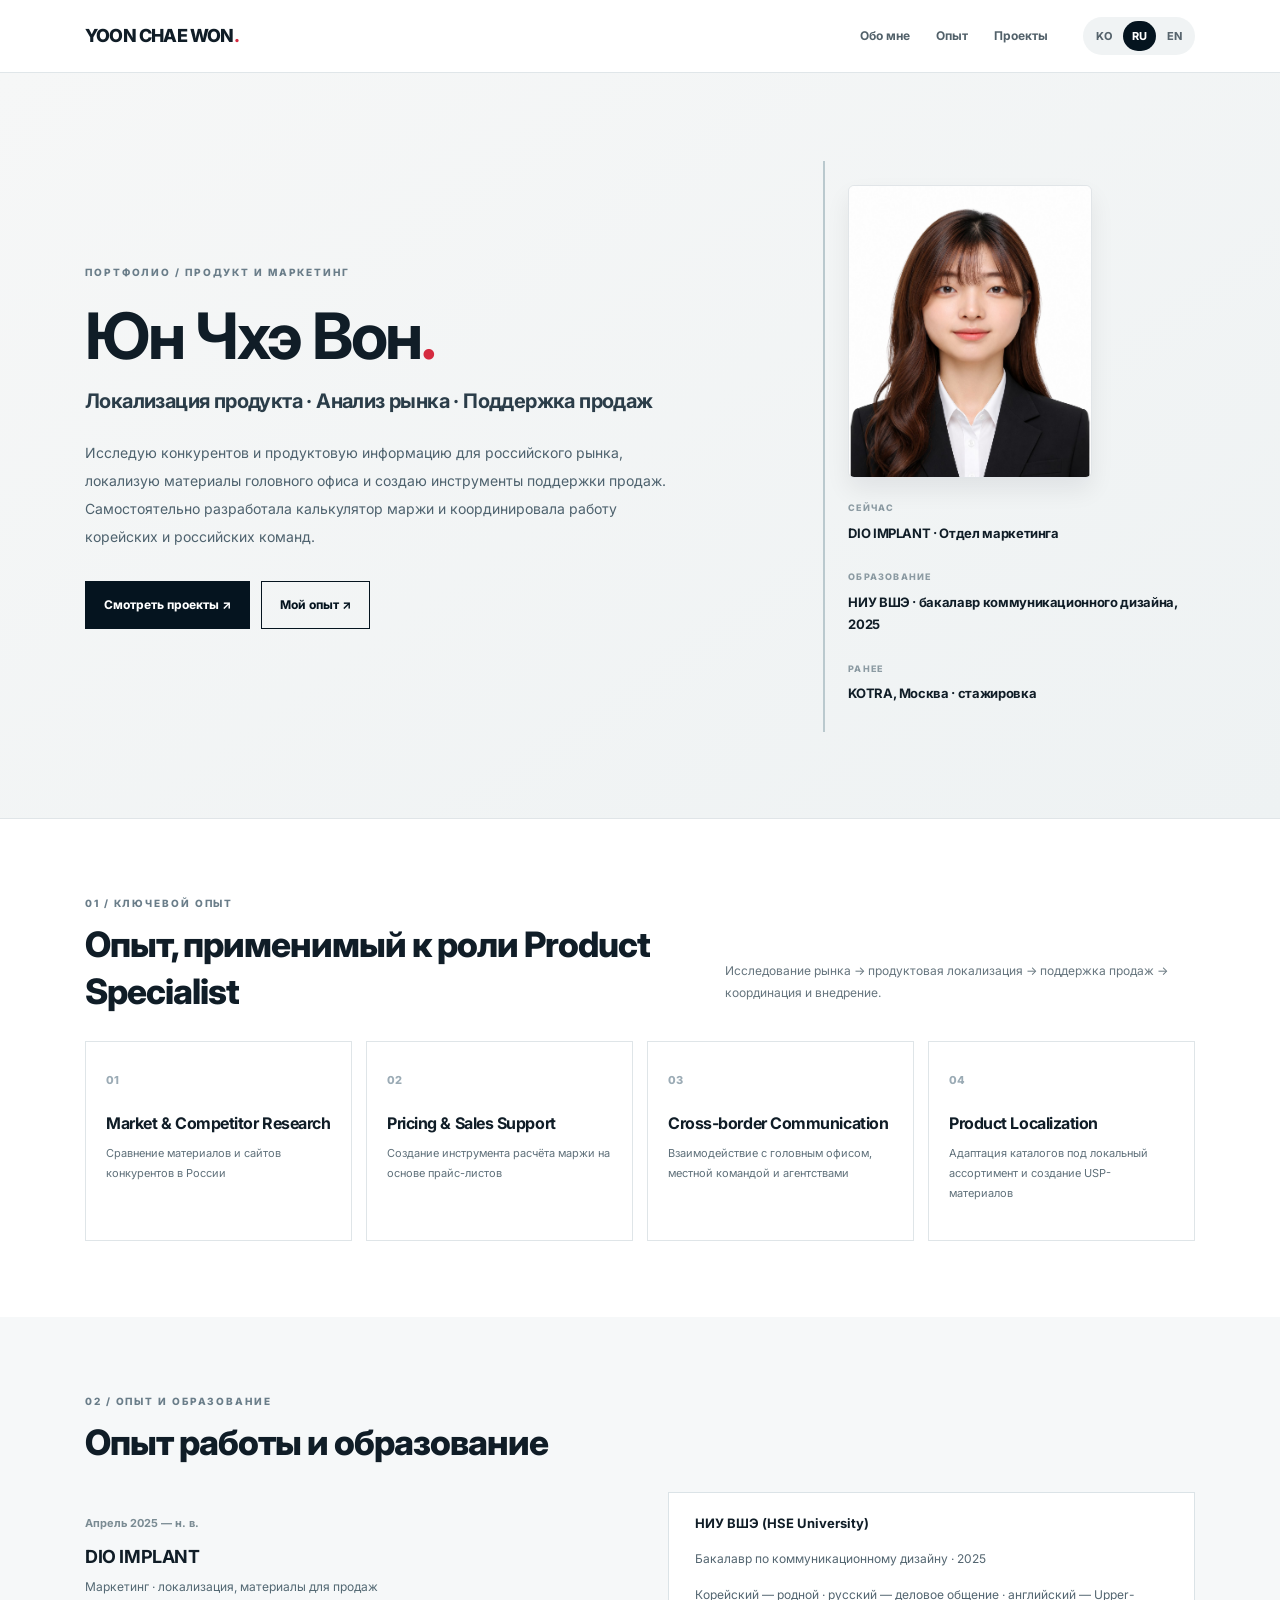
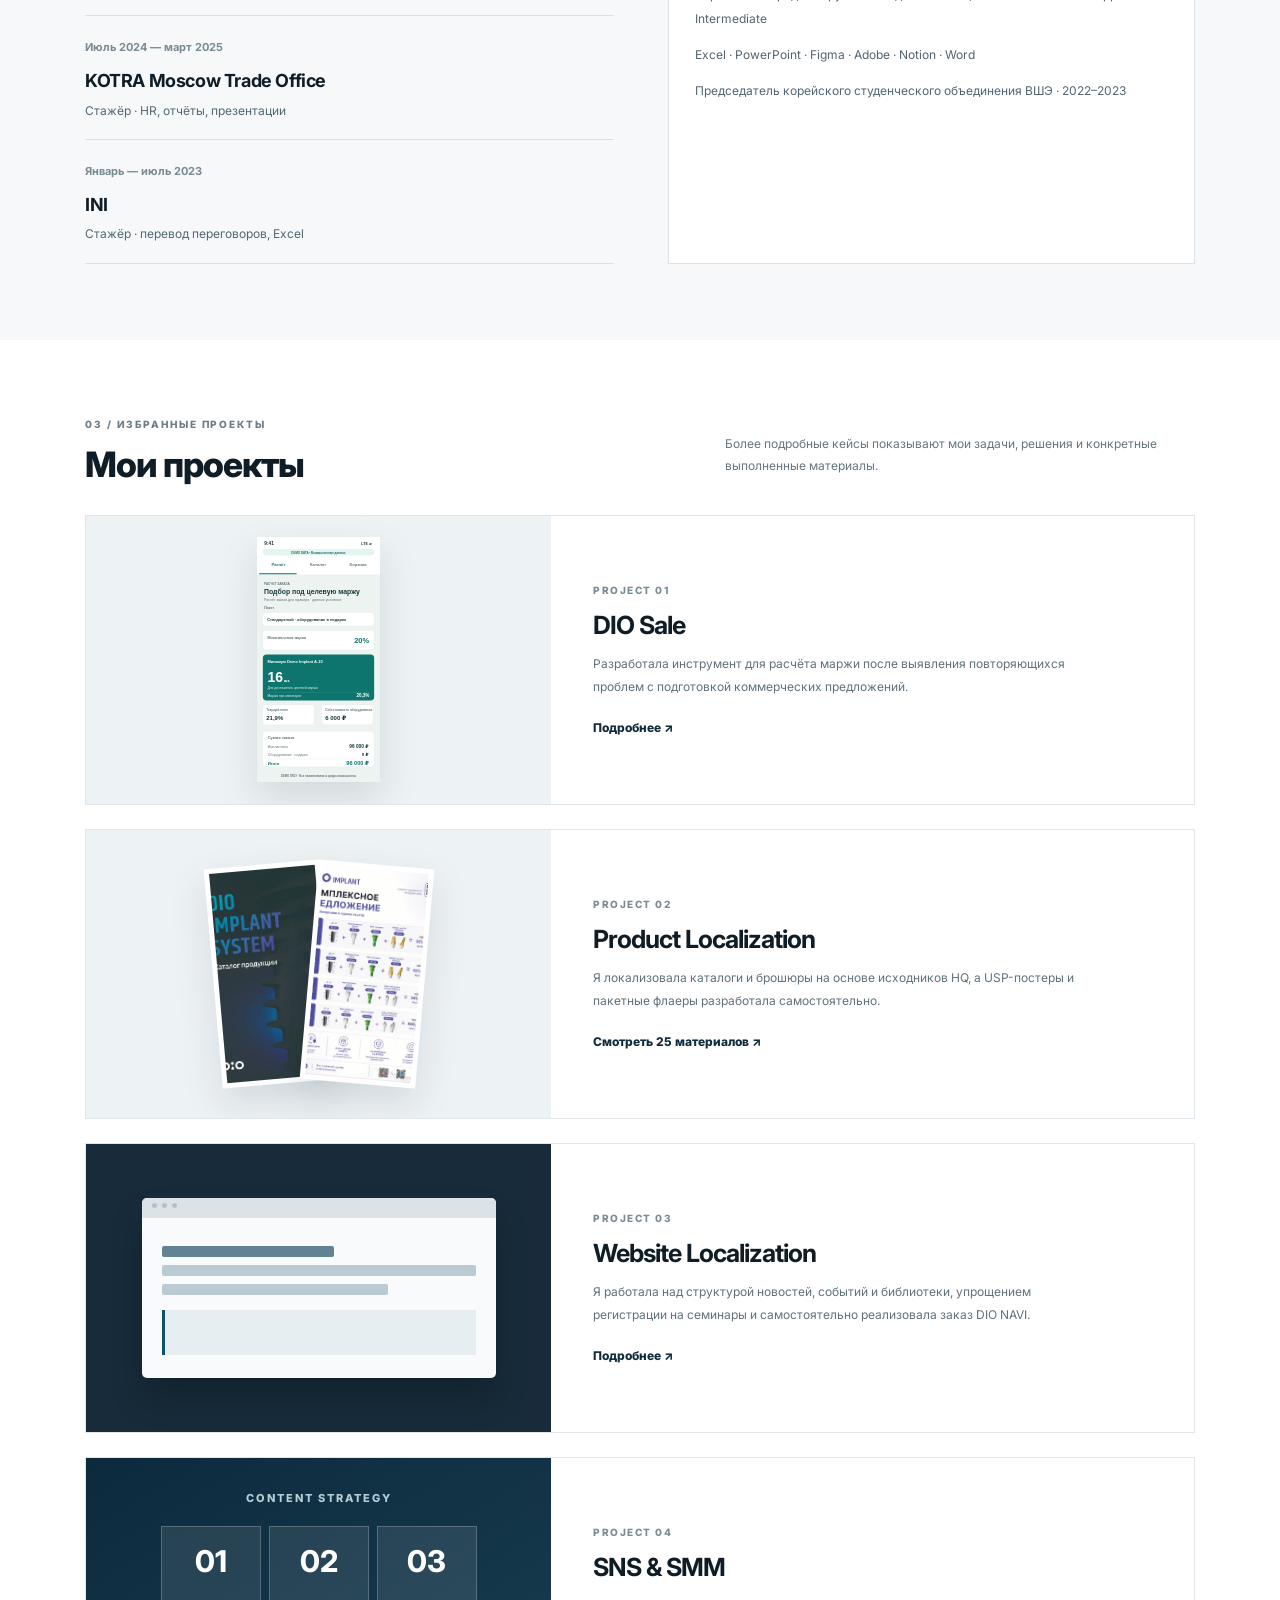
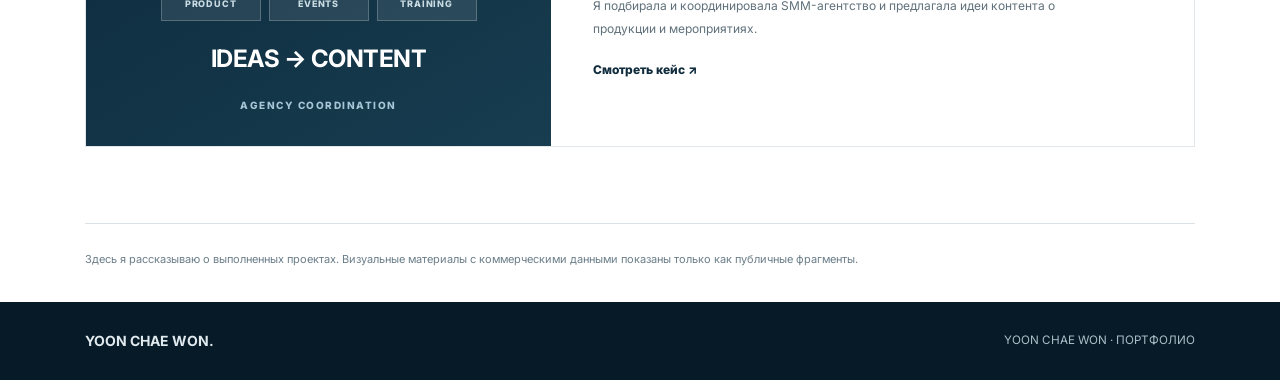
<file: index.html>
<!doctype html><html lang="ko"><head><meta charset="utf-8"><meta name="viewport" content="width=device-width,initial-scale=1"><meta name="color-scheme" content="light"><meta name="description" content="Yoon Chae Won — product localization, Russian market research, sales enablement and cross-border collaboration"><title>Yoon Chae Won · Portfolio</title><style>@import url('https://fonts.googleapis.com/css2?family=Inter:wght@400;500;600;700;800&family=Noto+Sans+KR:wght@400;500;600;700;800&display=swap');
:root{--ink:#101d27;--navy:#05141f;--secondary:#51616b;--muted:#6c7b85;--line:#e0e6e9;--paper:#f5f7f8;--accent:#d52b40}*{box-sizing:border-box}html{scroll-behavior:smooth}body{margin:0;color:var(--ink);background:white;font-family:Inter,'Noto Sans KR','Segoe UI',Arial,sans-serif;font-size:14px;line-height:1.68}a{color:inherit;text-decoration:none}button{font:inherit}.container{width:min(1110px,calc(100% - 52px));margin:auto}.site-header{position:sticky;top:0;z-index:20;background:rgba(255,255,255,.98);border-bottom:1px solid var(--line)}.head-inner{height:72px;display:flex;align-items:center;gap:35px}.brand{font-size:18px;font-weight:800;letter-spacing:-.8px;white-space:nowrap}.brand i{font-style:normal;color:var(--accent)}.main-nav{display:flex;gap:26px;margin-left:auto}.main-nav a{font-size:12px;font-weight:700;color:#52616a}.main-nav a:hover{color:var(--accent)}.language-switch{display:flex;gap:2px;padding:4px;background:#f0f3f4;border-radius:20px}.language-switch button{border:0;background:transparent;color:#57646d;cursor:pointer;border-radius:16px;padding:6px 9px;font-size:11px;font-weight:750}.language-switch button.active{background:var(--navy);color:white}.eyebrow{letter-spacing:1.9px;text-transform:uppercase;color:#6a7d89;font-size:10px;font-weight:800}.tag{display:inline-block;background:#eef1f3;color:#49616d;font-size:10px;font-weight:700;padding:7px 10px}.button{display:inline-flex;align-items:center;gap:11px;padding:13px 18px;font-size:12px;font-weight:740;border:1px solid var(--navy)}.button.primary{background:var(--navy);color:#fff}.button.secondary{color:var(--navy);background:transparent}.button:hover{opacity:.85}.section{padding:76px 0}.section-top{display:flex;justify-content:space-between;align-items:end;gap:25px;margin-bottom:26px}.section-title{margin:9px 0 0;font-size:clamp(25px,3vw,35px);font-weight:800;line-height:1.35;letter-spacing:-1px}.section-note{max-width:470px;color:#66757e;font-size:12px;line-height:1.8}.muted{color:var(--muted)}.hero{background:linear-gradient(145deg,#f6f7f7,#eef2f3);border-bottom:1px solid #e0e5e8}.hero-inner{padding:88px 0 86px;display:grid;grid-template-columns:1.3fr .7fr;gap:48px;align-items:center}.hero h1{font-size:clamp(43px,5vw,66px);letter-spacing:-2.3px;line-height:1.14;margin:19px 0 12px}.hero h1 i{color:var(--accent);font-style:normal}.hero h2{font-size:20px;letter-spacing:-.6px;color:#2b3d49;margin:0 0 20px;font-weight:700}.hero p{color:#4e626e;line-height:2;max-width:600px;font-size:14px;word-break:keep-all}.hero-buttons{display:flex;gap:11px;flex-wrap:wrap;margin-top:30px}.hero-aside{border-left:2px solid #bac9ce;padding:24px 0 24px 23px;display:grid;gap:28px}.hero-aside .info small{font-size:10px;color:#8c9ba3;font-weight:800;letter-spacing:1.2px}.hero-aside .info strong{display:block;margin-top:5px;font-size:16px;letter-spacing:-.35px}.pillars{display:grid;grid-template-columns:repeat(4,minmax(0,1fr));gap:14px}.pillar{border:1px solid #dfe5e8;padding:25px 20px;min-height:178px}.pillar-index{font-size:11px;color:#9babb5;font-weight:800}.pillar h3{font-size:16px;letter-spacing:-.45px;margin:22px 0 9px;line-height:1.3}.pillar p{font-size:11px;color:#5f707a;line-height:1.8;word-break:keep-all}.experience{background:#f6f8f9}.experience-grid{display:grid;grid-template-columns:1fr 1fr;gap:30px 55px}.experience-item{padding:18px 0;border-bottom:1px solid #d9e1e5}.experience-item time{font-size:11px;color:#7a8b93;font-weight:700}.experience-item h3{font-size:18px;margin:9px 0 4px;letter-spacing:-.4px}.experience-item p{font-size:12px;color:#536873;margin:0}.experience-side{padding:20px 26px;border:1px solid #dbe3e7;background:#fff}.experience-side h4{margin:0 0 10px;font-size:13px}.experience-side p{font-size:12px;color:#536570;line-height:2}.project-list{display:grid;gap:24px}.project-item{border:1px solid #e0e6ea;display:grid;grid-template-columns:42% 58%;min-height:290px;overflow:hidden;transition:box-shadow .2s}.project-item:hover{box-shadow:0 18px 35px rgba(14,34,49,.07)}.project-media{background:#edf2f4;position:relative;display:flex;align-items:center;justify-content:center;overflow:hidden}.project-media img{max-width:80%;max-height:245px;width:auto;height:auto;object-fit:contain;filter:drop-shadow(0 16px 18px rgba(19,41,58,.12))}.project-media .duo{display:flex;gap:0;align-items:center;justify-content:center}.project-media .duo img{width:39%;height:220px;object-fit:cover;object-position:center;border:5px solid white;max-width:none;max-height:none}.project-media .duo img:first-child{transform:rotate(-5deg);margin-right:-20px}.project-media .duo img:last-child{transform:rotate(5deg)}.project-media.website-graphic{background:#172b3a;color:#fff}.website-frame{width:76%;height:180px;background:#f8fafb;box-shadow:0 20px 33px rgba(0,0,0,.18);border-radius:5px;overflow:hidden}.website-frame .windowhead{background:#dbe3e7;height:20px;padding:5px 10px;display:flex;gap:5px}.website-frame .dot{background:#b3c3ca;width:5px;height:5px;border-radius:50%}.website-frame .content{padding:20px}.website-frame .fake-line{height:11px;border-radius:2px;background:#bbcbd4;margin:8px 0}.website-frame .fake-line.short{width:55%;background:#638395}.website-frame .fake-box{margin-top:15px;height:45px;background:#e6eef1;border-left:3px solid #0f5365}.project-copy{padding:35px 42px;display:flex;flex-direction:column;justify-content:center}.project-number{font-size:10px;letter-spacing:1.5px;color:#7c8c94;font-weight:800}.project-copy h3{font-size:25px;line-height:1.35;letter-spacing:-1px;margin:11px 0 10px}.project-copy p{color:#60717b;font-size:12px;line-height:1.9;max-width:490px;margin:0 0 19px}.link-arrow{font-size:12px;font-weight:800;color:#102c3d}.link-arrow:hover{color:var(--accent)}.notes{padding:26px 0 34px;border-top:1px solid #d9e3e7;color:#6b7e89;font-size:11px}.foot{background:#071a27;color:#e0e9ee;padding:27px 0}.foot .container{display:flex;justify-content:space-between;align-items:center;gap:20px}.foot small{color:#a9c0ca}.detail-hero{background:#f3f5f6;padding:73px 0 62px;border-bottom:1px solid var(--line)}.detail-hero h1{font-size:clamp(32px,4.2vw,53px);line-height:1.3;letter-spacing:-1.7px;max-width:850px;margin:19px 0 18px;word-break:keep-all}.detail-hero p{max-width:800px;color:#5b6e79;line-height:1.95;word-break:keep-all}.detail-metrics{display:flex;gap:14px;flex-wrap:wrap;margin-top:25px}.detail-metrics span{padding:9px 13px;border:1px solid #d6e0e5;background:#fff;font-size:11px;color:#3d535e;font-weight:700}.detail-inner{padding:58px 0 80px}.detail-section{padding-top:28px;margin-bottom:60px}.detail-section h2{font-size:27px;letter-spacing:-.6px;margin:0 0 20px}.detail-lead{max-width:800px;color:#596e79;line-height:1.95}.process{display:grid;grid-template-columns:repeat(3,1fr);gap:14px}.process-item{background:#f7f8f9;border:1px solid #e1e5e8;padding:23px;min-height:175px}.process-item span{font-size:10px;font-weight:800;color:#78909c;letter-spacing:1px}.process-item h3{font-size:16px;margin:17px 0 9px}.process-item p{color:#586c77;font-size:11px;line-height:1.85}.filter-row{display:flex;gap:8px;flex-wrap:wrap;margin:14px 0 24px}.filter{border:1px solid #d3dce0;background:white;cursor:pointer;padding:9px 14px;border-radius:22px;color:#50636d;font-size:12px;font-weight:750}.filter.active{background:#0d2939;color:#fff;border-color:#0d2939}.gallery-grid{display:grid;grid-template-columns:repeat(3,1fr);gap:17px}.gallery-item{border:1px solid #e1e7ea;background:white;overflow:hidden;padding:0;cursor:pointer;text-align:left;display:flex;flex-direction:column}.gallery-item:hover{box-shadow:0 12px 28px rgba(12,34,49,.09)}.gallery-item img{height:196px;width:100%;object-fit:cover;background:#f1f4f6}.gallery-item .item-caption{padding:14px 16px;min-height:76px}.gallery-item .item-caption small{font-size:10px;color:#83929b;font-weight:700;letter-spacing:1px}.gallery-item .item-caption strong{display:block;font-size:13px;color:#233d4c;margin-top:5px}.disclaimer{background:#eef3f5;border-left:3px solid #7c96a4;padding:15px 18px;font-size:11px;color:#536874;line-height:1.8;margin-top:22px}.lightbox{position:fixed;inset:0;background:rgba(5,18,28,.88);z-index:100;display:none;align-items:center;justify-content:center;padding:25px}.lightbox.open{display:flex}.lightbox figure{background:white;padding:12px 12px 18px;max-width:min(650px,96vw);max-height:90vh;margin:0}.lightbox img{max-width:100%;max-height:72vh;object-fit:contain;display:block;margin:auto}.lightbox figcaption{font-size:12px;color:#425963;padding-top:10px}.lightbox-close{position:absolute;right:25px;top:20px;border:1px solid #a0b5c1;color:white;background:transparent;font-size:13px;padding:9px 15px;cursor:pointer}.detail-back{font-size:12px;font-weight:800;color:#495d69}.support{background:#061b29;color:white;padding:55px 0}.support h2{font-size:27px;letter-spacing:-.6px;margin:0 0 12px}.support p{color:#c9d6df;line-height:1.9;max-width:820px}.kicker2{font-size:10px;color:#8da5b1;letter-spacing:1.6px;font-weight:800}.availability{display:flex;gap:20px;flex-wrap:wrap;margin-top:19px}.availability span{font-size:11px;color:#96b4c4;font-weight:700}.site-error{display:none}@media(max-width:900px){.hero-inner{grid-template-columns:1fr;gap:10px}.hero-aside{grid-template-columns:repeat(3,1fr);border-left:0;border-top:1px solid #c4d0d5;padding:22px 0 0}.pillars{grid-template-columns:repeat(2,1fr)}.project-item{grid-template-columns:1fr}.project-media{min-height:230px}.project-copy{padding:28px}.gallery-grid{grid-template-columns:repeat(2,1fr)}.process{grid-template-columns:1fr}}@media(max-width:560px){.container{width:calc(100% - 34px)}.head-inner{height:60px;gap:14px}.brand{font-size:14px}.main-nav{gap:12px}.main-nav a{font-size:10px}.main-nav a:first-child{display:none}.language-switch button{padding:5px 7px;font-size:10px}.hero-inner{padding:58px 0 45px}.hero h1{font-size:43px}.hero h2{font-size:17px}.hero-aside{grid-template-columns:1fr 1fr;gap:18px}.hero-aside .info strong{font-size:13px}.section{padding:54px 0}.section-top{display:block}.section-note{margin-top:12px}.pillars{grid-template-columns:1fr 1fr;gap:9px}.pillar{padding:17px 15px;min-height:178px}.pillar h3{font-size:14px;margin:17px 0 8px}.pillar p{font-size:10px}.experience-grid{grid-template-columns:1fr;gap:18px}.project-copy h3{font-size:23px}.gallery-grid{grid-template-columns:1fr 1fr;gap:9px}.gallery-item img{height:135px}.gallery-item .item-caption{padding:10px;min-height:76px}.gallery-item .item-caption strong{font-size:11px}.detail-hero{padding:55px 0 48px}.detail-hero h1{font-size:34px}.detail-inner{padding:38px 0}.detail-section h2{font-size:24px}.foot .container{align-items:flex-start;flex-direction:column}}@media(prefers-reduced-motion:reduce){html{scroll-behavior:auto}}.sns-graphic{display:flex;align-items:center;justify-content:center;background:linear-gradient(150deg,#0d2a3d,#183d50)!important}.social-display{width:min(88%,360px);color:#fff;text-align:center;display:flex;flex-direction:column;gap:18px}.social-kicker{letter-spacing:2px;font-size:11px;color:#b4cdd8;font-weight:800}.social-tiles{display:flex;gap:8px;justify-content:center}.social-tiles div{background:rgba(255,255,255,.095);border:1px solid rgba(255,255,255,.22);width:100px;min-height:95px;display:flex;flex-direction:column;align-items:center;justify-content:center;gap:10px}.social-tiles b{font-size:30px;font-weight:760}.social-tiles span{font-size:9px;font-weight:800;color:#c9dce4;letter-spacing:.8px}.social-display>strong{font-size:24px;letter-spacing:-.5px}.social-display>small{color:#a6c5d5;letter-spacing:1.5px;font-size:10px;font-weight:800}.profile-portrait{width:min(100%,244px);aspect-ratio:4/4.8;object-fit:cover;object-position:center 13%;display:block;border-radius:6px;background:#f1f3f4;border:1px solid #e1e5e8;box-shadow:0 12px 24px rgba(5,20,31,.07)}.hero-aside{display:flex;flex-direction:column;align-items:flex-start;gap:13px}.hero-aside .info{padding:3px 0}.hero-aside .info strong{font-size:13px}.hero-aside .info small{font-size:9px}@media(max-width:700px){.profile-portrait{width:190px;max-width:100%;aspect-ratio:4/4.5}.hero-aside{align-items:flex-start}}.market-project-art{display:flex;flex-direction:column;align-items:flex-start;justify-content:center;color:#fff;gap:14px}.market-project-art span,.market-project-art small{font-size:10px;letter-spacing:1.8px;color:#a9c7d6;font-weight:800}.market-project-art strong{font-size:clamp(27px,4vw,47px);line-height:1.15;letter-spacing:-1.5px}.project-item[hidden]{display:none!important}</style></head><body><header class="site-header"><div class="container head-inner"><a href="./index.html" class="brand" aria-label="Yoon Chae Won home">YOON CHAE WON<i>.</i></a><nav class="main-nav" id="nav"></nav><div class="language-switch" aria-label="Select language"><button type="button" data-lang="ko">KO</button><button type="button" data-lang="ru">RU</button><button type="button" data-lang="en">EN</button></div></div></header><main><section class="hero" id="profile"><div class="container hero-inner"><div><div class="eyebrow" id="hero-eyebrow"></div><h1 id="hero-name"></h1><h2 id="hero-role"></h2><p id="hero-intro"></p><div class="hero-buttons"><a href="#projects" id="cta-projects" class="button primary"></a><a href="#experience" id="cta-experience" class="button secondary"></a></div></div><div class="hero-aside" id="hero-aside"></div></div></section>
<section class="section" id="core"><div class="container"><div class="section-top"><div><div class="eyebrow" id="core-kicker"></div><h2 class="section-title" id="core-title"></h2></div><p class="section-note" id="core-note"></p></div><div class="pillars" id="pillars"></div></div></section>
<section class="section experience" id="experience"><div class="container"><div class="section-top"><div><div class="eyebrow" id="work-kicker"></div><h2 class="section-title" id="work-title"></h2></div></div><div class="experience-grid"><div id="jobs"></div><div class="experience-side"><h4 id="edu-name"></h4><p id="edu-degree"></p><p id="language-summary"></p><p id="skills-summary"></p><p id="leadership"></p></div></div></div></section>
<section class="section" id="projects"><div class="container"><div class="section-top"><div><div class="eyebrow" id="projects-kicker"></div><h2 class="section-title" id="projects-title"></h2></div><p class="section-note" id="projects-note"></p></div><div class="project-list">
<article class="project-item"><div class="project-media"><img src="./assets/diosale-demo-calculation.svg" loading="lazy" alt="Fictional demo screen for DIO Sale"/></div><div class="project-copy"><span class="project-number">PROJECT 01</span><h3>DIO Sale</h3><p data-project-desc="0"></p><a data-project-link="0" class="link-arrow" href="./diosale-case.html?lang=ko"></a></div></article>
<article class="project-item"><div class="project-media"><div class="duo"><img src="./assets/work/project-02/original-covers/original-catalogue-main.jpg" loading="lazy" alt="Russian-language product catalogue cover preview"/><img src="./assets/work/project-02/original-covers/original-flyer-prosthetics.jpg" loading="lazy" alt="Actual first page of an implants and prosthetics flyer"/></div></div><div class="project-copy"><span class="project-number">PROJECT 02</span><h3>Product Localization</h3><p data-project-desc="1"></p><a data-project-link="1" class="link-arrow" href="./product-localization.html?lang=ko"></a></div></article>
<article class="project-item"><div class="project-media website-graphic"><div class="website-frame" aria-label="Illustrative wireframe, not a real screenshot"><div class="windowhead"><span class="dot"></span><span class="dot"></span><span class="dot"></span></div><div class="content"><div class="fake-line short"></div><div class="fake-line"></div><div class="fake-line" style="width:72%"></div><div class="fake-box"></div></div></div></div><div class="project-copy"><span class="project-number">PROJECT 03</span><h3>Website Localization</h3><p data-project-desc="2"></p><a data-project-link="2" class="link-arrow" href="./website-localization.html?lang=ko"></a></div></article>
<article class="project-item"><div class="project-media sns-graphic"><div class="social-display" aria-label="Illustration of social media content planning"><span class="social-kicker">CONTENT STRATEGY</span><div class="social-tiles"><div><b>01</b><span>PRODUCT</span></div><div><b>02</b><span>EVENTS</span></div><div><b>03</b><span>TRAINING</span></div></div><strong>IDEAS → CONTENT</strong><small>AGENCY COORDINATION</small></div></div><div class="project-copy"><span class="project-number">PROJECT 04</span><h3>SNS &amp; SMM</h3><p data-project-desc="3"></p><a data-project-link="3" class="link-arrow" href="./sns-smm.html?lang=ko"></a></div></article>
<article class="project-item" id="market-project" hidden><div class="project-media website-graphic"><div class="market-project-art"><span>INDEPENDENT RESEARCH</span><strong>PRODUCT<br>× PRICE<br>× MARKET</strong><small>RUSSIA · AUTOMOTIVE</small></div></div><div class="project-copy"><span class="project-number">PERSONAL RESEARCH</span><h3>Automotive Market Review</h3><p id="market-project-desc"></p><a id="market-project-link" class="link-arrow" href="./kia-market-analysis.html?lang=ru"></a></div></article>
</div></div></section><div class="container notes" id="closing"></div></main><footer class="foot"><div class="container"><strong>YOON CHAE WON.</strong><small id="footer-label"></small></div></footer><script src="./kia-market-data.js"></script><script>const DATA={"ko":{"nav":["소개","경력","프로젝트"],"eyebrow":"PORTFOLIO / PRODUCT & MARKETING","name":"윤채원","role":"Product Localization · Market Research · Sales Support","intro":"러시아 시장에서 경쟁사·제품 자료를 조사하고, 한국 본사의 상품 정보를 현지화하며, 영업 현장의 가격·마진 판단을 돕는 도구를 직접 기획·제작했습니다. 한국과 러시아 조직을 연결한 협업 경험을 바탕으로, 제품을 이해하고 시장에 맞게 실행하는 일을 지향합니다.","seeProjects":"프로젝트 보기","seeExperience":"경력 확인","aside":[["CURRENT","DIO IMPLANT · 마케팅팀"],["EDUCATION","HSE University · 커뮤니케이션 디자인 학사, 2025"],["PREVIOUS","KOTRA 모스크바 무역관 · 인턴"]],"expKicker":"01 / CORE EXPERIENCE","expTitle":"Product Specialist 직무와 연결되는 실무 경험","expNote":"시장 조사 → 제품 현지화 → 영업 지원 → 협업과 실행. 실제 수행한 업무만 담았습니다.","pillars":[["Market & Competitor Research","러시아 경쟁사 제품·사이트 자료 조사와 비교"],["Pricing & Sales Support","영업팀을 위한 가격표 연동 마진 계산 도구 기획·제작"],["Cross-border Communication","한국 본사·러시아 현지팀·에이전시 협업"],["Product Localization","현지 판매 제품 기준 카탈로그 재구성·USP 자료 제작"]],"workKicker":"02 / EXPERIENCE & EDUCATION","workTitle":"경력 및 학력","jobs":[["2025.04.02 — 현재","DIO IMPLANT","마케팅팀 · 현지화, 영업 마케팅 자료 제작"],["2024.07 — 2025.03","KOTRA Moscow Trade Office","인턴 · HR 업무 지원, 보고서·발표 자료 작성"],["2023.01 — 2023.07","INI","인턴 · 상담·거래 통역, Excel 자료 관리"]],"education":"HSE University","degree":"커뮤니케이션 디자인 학사 · 2025년 졸업","languages":"한국어 원어민 · 러시아어 비즈니스 가능 · 영어 중상","skills":"Excel · PowerPoint · Figma · Adobe · Notion · Word","leadership":"HSE 한국인 학생회장 · 2022–2023","projectsKicker":"03 / SELECTED PROJECTS","projectsTitle":"대표 프로젝트","projectsNote":"프로젝트의 문제와 접근 방식, 제가 직접 담당한 작업물을 자세히 정리했습니다.","projects":[["DIO Sale","영업 미팅에서 발견한 반복 견적 업무를 개선하기 위해 계산기를 직접 기획·제작했습니다.","자세히 보기"],["Product Localization","한국 본사 원본을 기반으로 카탈로그·브로슈어를 현지화하고, USP 포스터와 패키지 플라이어는 직접 제작했습니다.","작업물 25개 보기"],["Website Localization","뉴스·이벤트·자료실의 정보 구조를 기획하고 세미나 신청 UX를 단순화했습니다. DIO NAVI 주문 페이지는 직접 구현했습니다.","프로젝트 보기"],["SNS & SMM","SMM 에이전시 선정·관리와 제품·세미나·행사 관련 SNS 콘텐츠 아이디어를 기획했습니다.","프로젝트 보기"]],"closing":"실제 수행한 업무와 프로젝트 결과물을 정리했습니다. 비공개 정보를 포함한 자료는 공개용 발췌본으로 보여드립니다.","footer":"YOON CHAE WON · PORTFOLIO","marketProject":["Automotive Market Review","러시아 자동차 시장의 경쟁 모델, 가격 및 상품 구성을 비교하는 개인 리서치입니다. 공식 업무와 무관한 독립 분석입니다.","개인 리서치 보기"]},"ru":{"nav":["Обо мне","Опыт","Проекты"],"eyebrow":"ПОРТФОЛИО / ПРОДУКТ И МАРКЕТИНГ","name":"Юн Чхэ Вон","role":"Локализация продукта · Анализ рынка · Поддержка продаж","intro":"Исследую конкурентов и продуктовую информацию для российского рынка, локализую материалы головного офиса и создаю инструменты поддержки продаж. Самостоятельно разработала калькулятор маржи и координировала работу корейских и российских команд.","seeProjects":"Смотреть проекты","seeExperience":"Мой опыт","aside":[["СЕЙЧАС","DIO IMPLANT · Отдел маркетинга"],["ОБРАЗОВАНИЕ","НИУ ВШЭ · бакалавр коммуникационного дизайна, 2025"],["РАНЕЕ","KOTRA, Москва · стажировка"]],"expKicker":"01 / КЛЮЧЕВОЙ ОПЫТ","expTitle":"Опыт, применимый к роли Product Specialist","expNote":"Исследование рынка → продуктовая локализация → поддержка продаж → координация и внедрение.","pillars":[["Market & Competitor Research","Сравнение материалов и сайтов конкурентов в России"],["Pricing & Sales Support","Создание инструмента расчёта маржи на основе прайс-листов"],["Cross-border Communication","Взаимодействие с головным офисом, местной командой и агентствами"],["Product Localization","Адаптация каталогов под локальный ассортимент и создание USP-материалов"]],"workKicker":"02 / ОПЫТ И ОБРАЗОВАНИЕ","workTitle":"Опыт работы и образование","jobs":[["Апрель 2025 — н. в.","DIO IMPLANT","Маркетинг · локализация, материалы для продаж"],["Июль 2024 — март 2025","KOTRA Moscow Trade Office","Стажёр · HR, отчёты, презентации"],["Январь — июль 2023","INI","Стажёр · перевод переговоров, Excel"]],"education":"НИУ ВШЭ (HSE University)","degree":"Бакалавр по коммуникационному дизайну · 2025","languages":"Корейский — родной · русский — деловое общение · английский — Upper-Intermediate","skills":"Excel · PowerPoint · Figma · Adobe · Notion · Word","leadership":"Председатель корейского студенческого объединения ВШЭ · 2022–2023","projectsKicker":"03 / ИЗБРАННЫЕ ПРОЕКТЫ","projectsTitle":"Мои проекты","projectsNote":"Более подробные кейсы показывают мои задачи, решения и конкретные выполненные материалы.","projects":[["DIO Sale","Разработала инструмент для расчёта маржи после выявления повторяющихся проблем с подготовкой коммерческих предложений.","Подробнее"],["Product Localization","Я локализовала каталоги и брошюры на основе исходников HQ, а USP-постеры и пакетные флаеры разработала самостоятельно.","Смотреть 25 материалов"],["Website Localization","Я работала над структурой новостей, событий и библиотеки, упрощением регистрации на семинары и самостоятельно реализовала заказ DIO NAVI.","Подробнее"],["SNS & SMM","Я подбирала и координировала SMM-агентство и предлагала идеи контента о продукции и мероприятиях.","Смотреть кейс"]],"closing":"Здесь я рассказываю о выполненных проектах. Визуальные материалы с коммерческими данными показаны только как публичные фрагменты.","footer":"YOON CHAE WON · ПОРТФОЛИО","marketProject":["Automotive Market Review","Личное исследование российского авторынка: сравнение конкурентов, цен и комплектаций. Не связано с официальной аналитикой Kia.","Открыть исследование"]},"en":{"nav":["Profile","Experience","Projects"],"eyebrow":"PORTFOLIO / PRODUCT & MARKETING","name":"Yoon Chae Won","role":"Product Localization · Market Research · Sales Support","intro":"I research competitors and product information for the Russian market, localize HQ materials, and build tools that support sales decisions. My work includes an independently developed margin calculator and coordination between Korean HQ and local Russian partners.","seeProjects":"View projects","seeExperience":"Work experience","aside":[["CURRENT","DIO IMPLANT · Marketing"],["EDUCATION","HSE University · BA Communication Design, 2025"],["PREVIOUS","KOTRA Moscow Trade Office · Intern"]],"expKicker":"01 / CORE EXPERIENCE","expTitle":"Experience relevant to Product Specialist","expNote":"Market research → product localization → sales enablement → cross-border execution.","pillars":[["Market & Competitor Research","Competitive research on Russian product materials and websites"],["Pricing & Sales Support","Built a price-list-based margin calculation tool for sales"],["Cross-border Communication","Coordination across Korean HQ, local teams and agencies"],["Product Localization","Localized catalogues to local assortment and created USP assets"]],"workKicker":"02 / EXPERIENCE & EDUCATION","workTitle":"Experience & Education","jobs":[["Apr 2025 — Present","DIO IMPLANT","Marketing · Localization and sales materials"],["Jul 2024 — Mar 2025","KOTRA Moscow Trade Office","Intern · HR support, reports and presentations"],["Jan — Jul 2023","INI","Intern · Business interpretation and Excel records"]],"education":"HSE University","degree":"BA in Communication Design · Graduated 2025","languages":"Korean — native · Russian — professional working communication · English — upper-intermediate","skills":"Excel · PowerPoint · Figma · Adobe · Notion · Word","leadership":"President, Korean Students Association at HSE · 2022–2023","projectsKicker":"03 / SELECTED PROJECTS","projectsTitle":"Selected Projects","projectsNote":"Explore the actual work, challenges and decisions behind each project.","projects":[["DIO Sale","Planned and built a margin calculator after observing repeated inefficiencies in sales package preparation.","Read case study"],["Product Localization","I localized HQ catalogues and brochures, and independently planned and designed USP posters and package flyers.","View 25 work samples"],["Website Localization","I worked on news, event and library structure, simplified seminar registration, and personally built the DIO NAVI order page.","Read case study"],["SNS & SMM","I selected and coordinated an SMM agency and proposed content concepts for products, seminars and events.","Read case study"]],"closing":"This site documents work I have actually done. Materials with sensitive details are shown only as public-safe excerpts.","footer":"YOON CHAE WON · PORTFOLIO","marketProject":["Automotive Market Review","Independent research comparing vehicle models, prices, and trims in the Russian market. Not official Kia analysis.","View independent study"]}};const $=id=>document.getElementById(id);
const esc=s=>String(s).replace(/[&<>"]/g,c=>({"&":"&amp;","<":"&lt;",">":"&gt;",'"':"&quot;"}[c]));
function applyLang(lang){const d=DATA[lang]||DATA.ko;document.documentElement.lang=lang;$('nav').innerHTML=d.nav.map((v,i)=>'<a href="#'+['profile','experience','projects'][i]+'">'+esc(v)+'</a>').join('');
const simple={'hero-eyebrow':d.eyebrow,'hero-name':d.name+'<i>.</i>','hero-role':d.role,'hero-intro':d.intro,'cta-projects':d.seeProjects+' ↗','cta-experience':d.seeExperience+' ↗','core-kicker':d.expKicker,'core-title':d.expTitle,'core-note':d.expNote,'work-kicker':d.workKicker,'work-title':d.workTitle,'edu-name':d.education,'edu-degree':d.degree,'language-summary':d.languages,'skills-summary':d.skills,'leadership':d.leadership,'projects-kicker':d.projectsKicker,'projects-title':d.projectsTitle,'projects-note':d.projectsNote,'closing':d.closing,'footer-label':d.footer};
for(const [k,v] of Object.entries(simple)){if(k==='hero-name')$(k).innerHTML=v;else $(k).textContent=v;}
$('hero-aside').innerHTML='<img class="profile-portrait" src="./assets/chaewon-profile.jpg" alt="Yoon Chae Won — professional portrait" width="244" height="293" loading="eager" fetchpriority="high">'+d.aside.map(x=>'<div class="info"><small>'+esc(x[0])+'</small><strong>'+esc(x[1])+'</strong></div>').join('');
$('pillars').innerHTML=d.pillars.map((x,i)=>'<article class="pillar"><span class="pillar-index">0'+(i+1)+'</span><h3>'+esc(x[0])+'</h3><p>'+esc(x[1])+'</p></article>').join('');
$('jobs').innerHTML=d.jobs.map(x=>'<article class="experience-item"><time>'+esc(x[0])+'</time><h3>'+esc(x[1])+'</h3><p>'+esc(x[2])+'</p></article>').join('');
document.querySelectorAll('[data-project-desc]').forEach(el=>el.textContent=d.projects[Number(el.dataset.projectDesc)][1]);
document.querySelectorAll('[data-project-link]').forEach(el=>{const i=Number(el.dataset.projectLink);el.textContent=d.projects[i][2]+' ↗';el.href=['./diosale-case.html','./product-localization.html','./website-localization.html','./sns-smm.html'][i]+'?lang='+lang;});
const study=window.KIA_MARKET_DATA;const researchCard=$('market-project');if(study && study.status==='published'){researchCard.hidden=false;$('market-project-desc').textContent=d.marketProject[1];$('market-project-link').textContent=d.marketProject[2]+' ↗';$('market-project-link').href='./kia-market-analysis.html?lang='+lang;}else{researchCard.hidden=true;}
document.querySelectorAll('[data-lang]').forEach(b=>{b.classList.toggle('active',b.dataset.lang===lang);b.setAttribute('aria-pressed',b.dataset.lang===lang?'true':'false')});try{localStorage.setItem('ycw-lang',lang)}catch(e){} }
document.querySelectorAll('[data-lang]').forEach(b=>b.addEventListener('click',()=>applyLang(b.dataset.lang)));
let initial=(new URLSearchParams(location.search).get('lang')||'').toLowerCase();if(!DATA[initial]){try{initial=localStorage.getItem('ycw-lang')||'ru'}catch(e){initial='ru'}}applyLang(DATA[initial]?initial:'ru');</script></body></html>
</file>
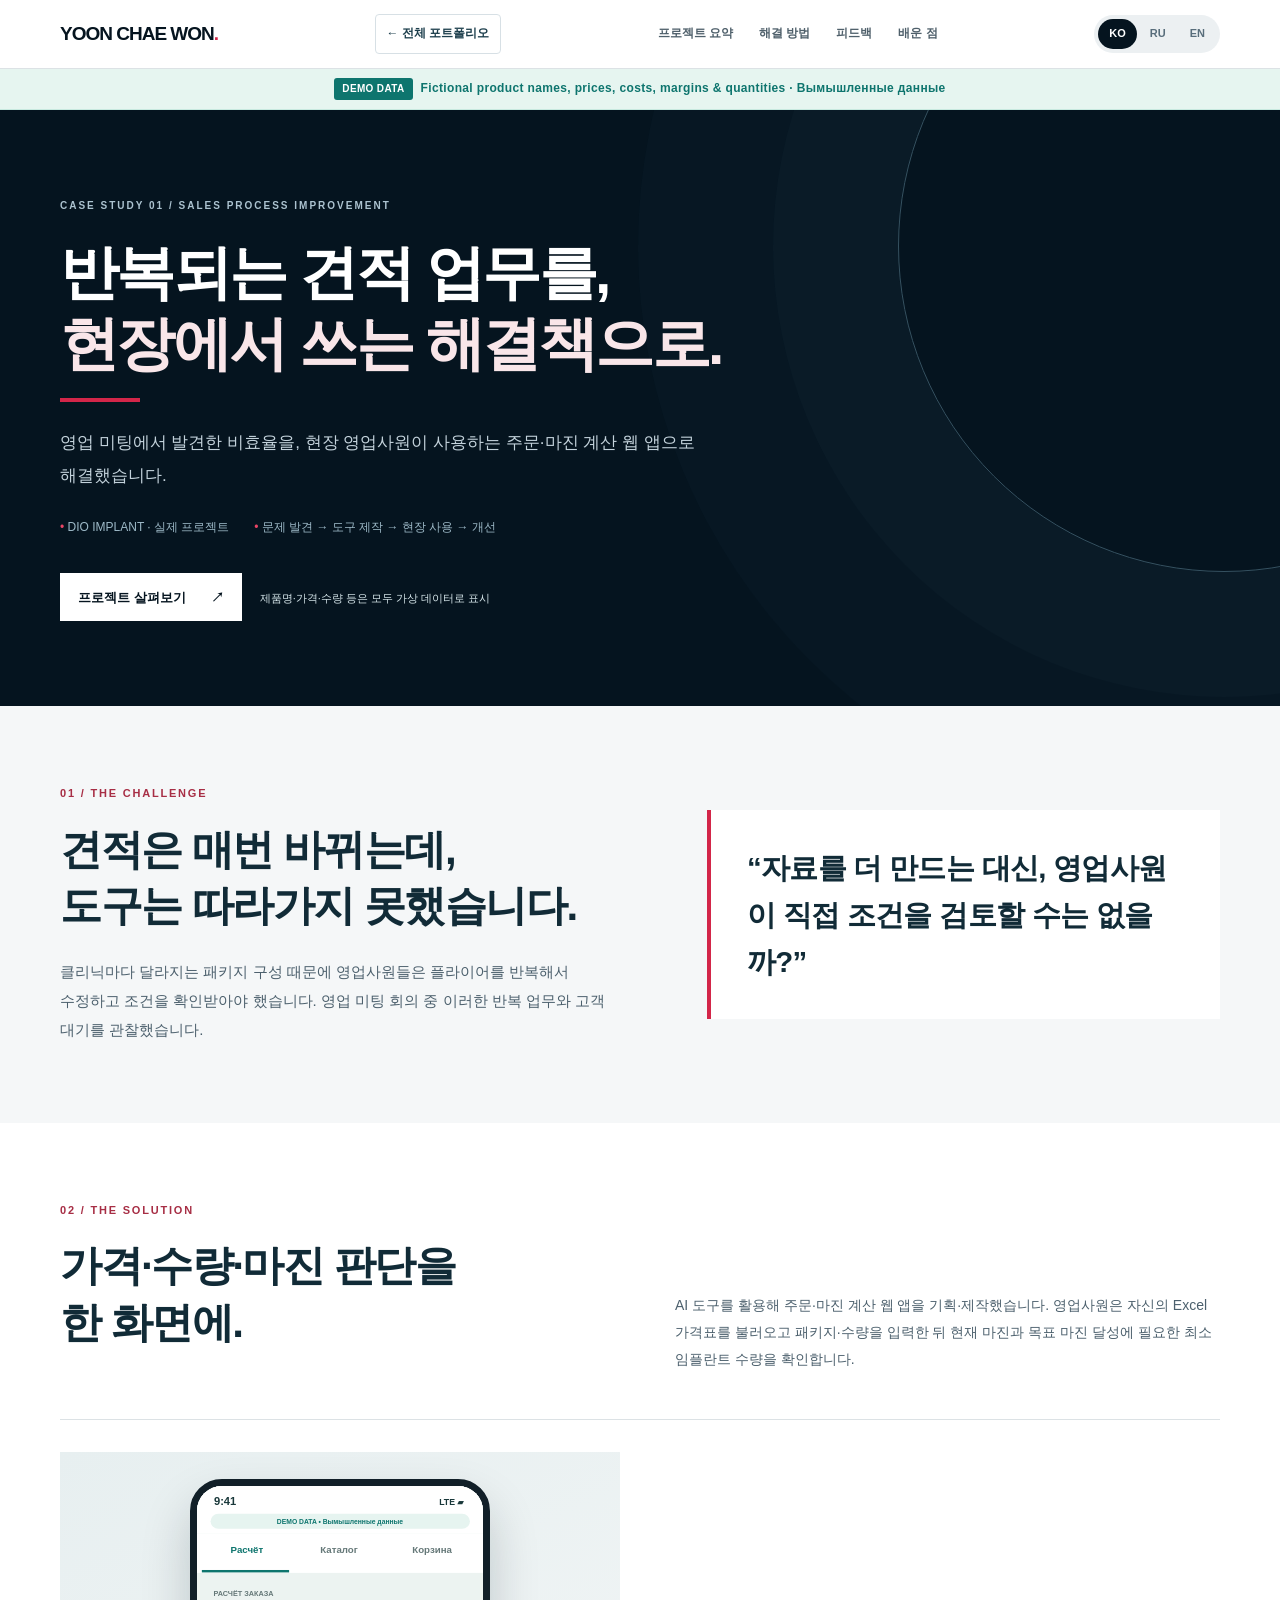
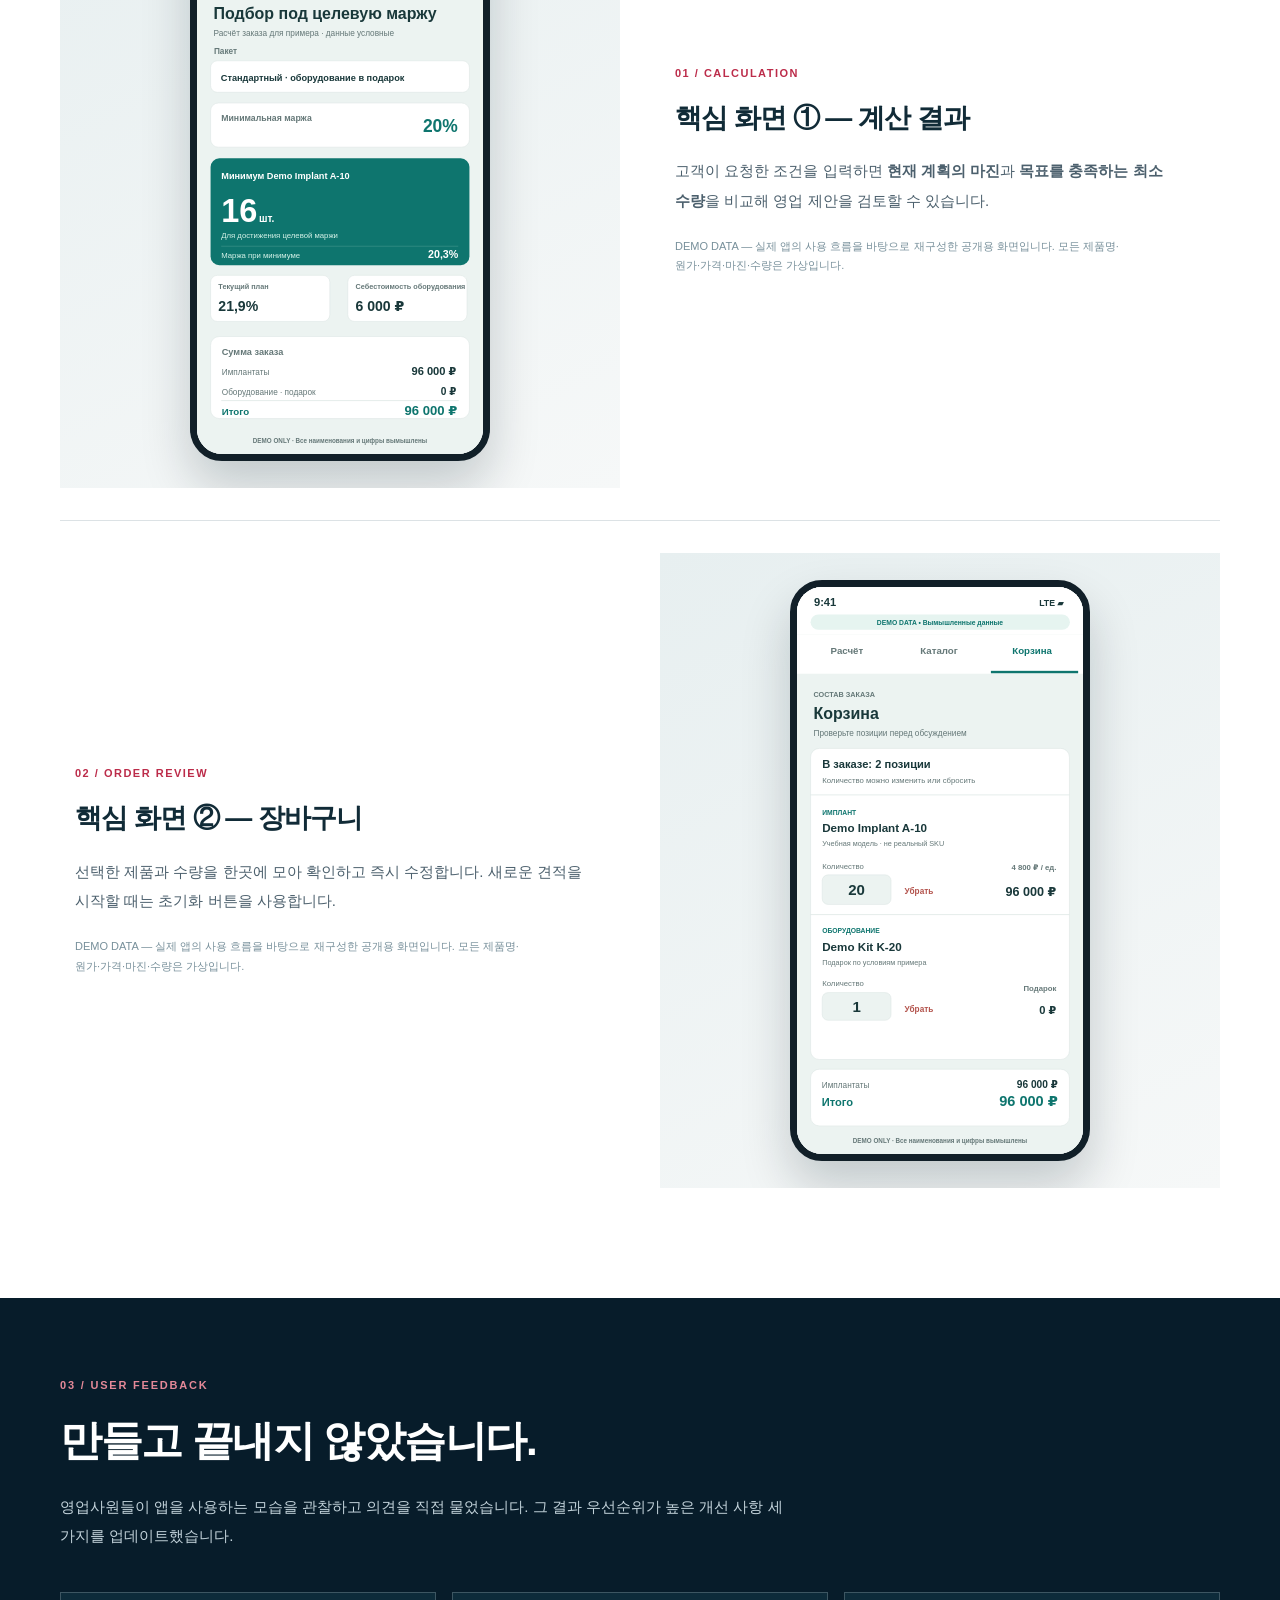
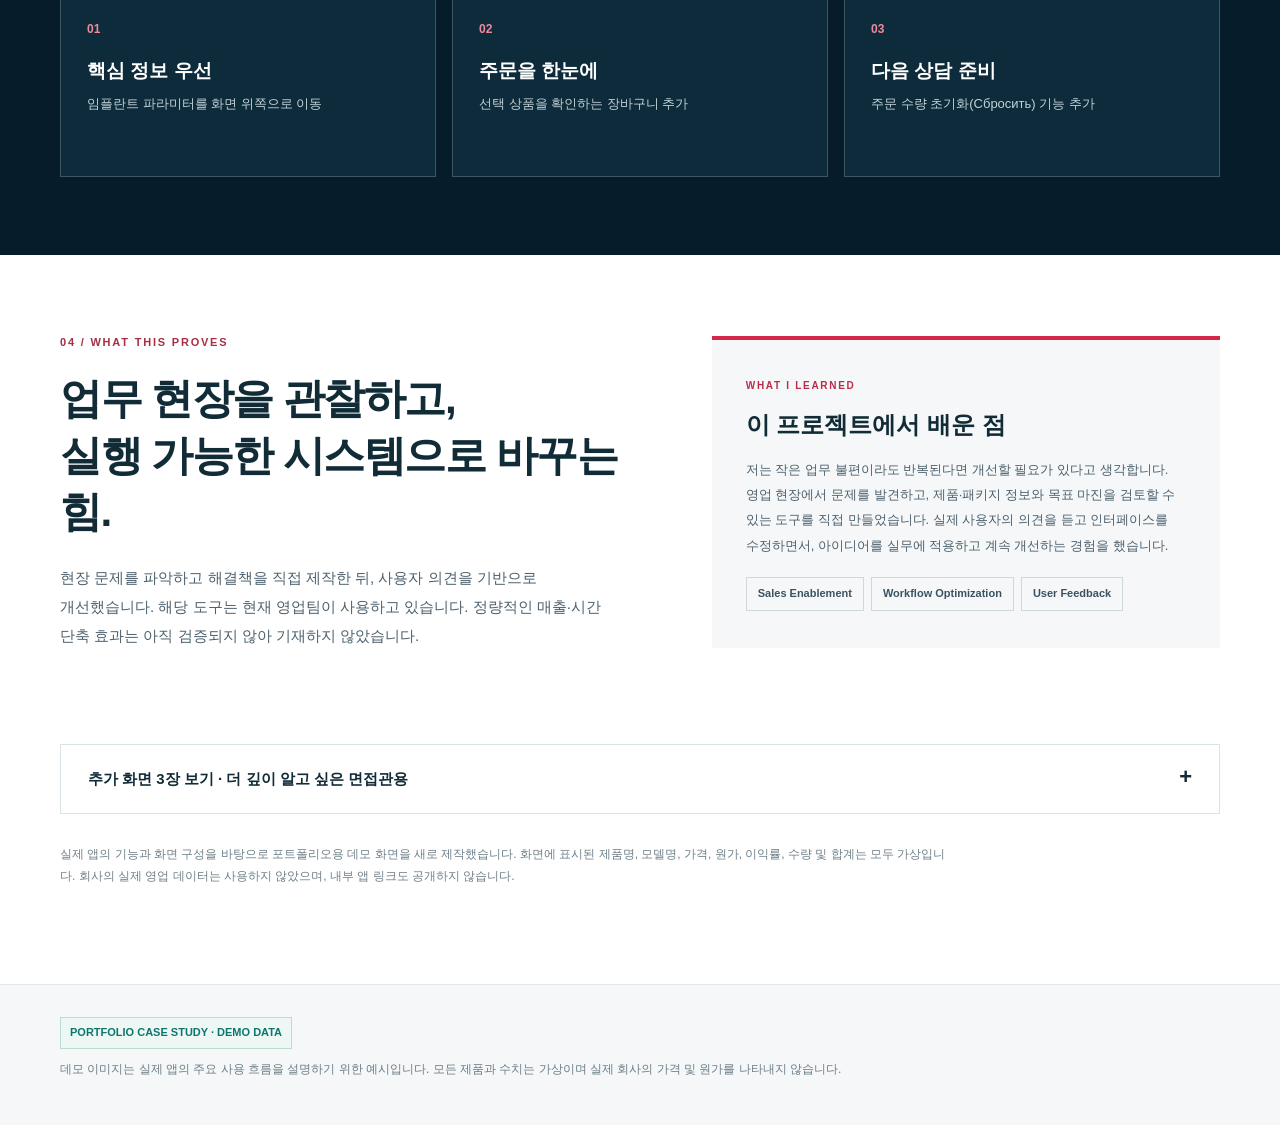
<file: diosale-case.html>
<!doctype html><html lang="ko"><head><meta charset="utf-8"><meta name="viewport" content="width=device-width,initial-scale=1"><meta name="robots" content="noindex,nofollow"><title>DIO Sale | Case Study · Demo Data</title><meta name="description" content="DIO Sale case study: field-driven pricing calculator, fictional demo screens, feedback iteration, Korean Russian English."><style>
:root{--dark:#05141f;--ink:#112b37;--sub:#5d6e78;--red:#d32649;--line:#dce2e5;--bg:#f5f7f8;--teal:#16766f}*{box-sizing:border-box}html{scroll-behavior:smooth}body{margin:0;background:white;color:var(--ink);font:15px/1.78 Inter,"Pretendard","Noto Sans KR",-apple-system,BlinkMacSystemFont,"Segoe UI",Arial,sans-serif}a{color:inherit;text-decoration:none}button{cursor:pointer;font:inherit}button:focus-visible,a:focus-visible,summary:focus-visible{outline:3px solid #d32649;outline-offset:3px}.container{width:min(calc(100% - 68px),1160px);margin:auto}.top{position:sticky;top:0;z-index:20;background:rgba(255,255,255,.95);backdrop-filter:blur(14px);border-bottom:1px solid var(--line)}.topinner{min-height:68px;display:flex;align-items:center;justify-content:space-between;gap:20px}.logo{font-weight:900;font-size:19px;letter-spacing:-1px;color:var(--dark)}.logo b{color:var(--red)}.topnav{display:flex;gap:26px;font-size:12px;font-weight:700;color:#4f606b}.topnav a:hover{color:var(--red)}.language{display:flex;padding:4px;background:#ecf0f2;border-radius:60px;gap:2px}.language button{padding:5px 11px;font-size:11px;border:0;border-radius:24px;color:#586d7b;background:transparent;font-weight:800}.language button[aria-pressed=true]{background:var(--dark);color:white}.hero{background:var(--dark);color:white;overflow:hidden;position:relative}.hero:after{content:"";position:absolute;right:-270px;top:-190px;width:650px;height:650px;border:1px solid #355160;border-radius:50%;box-shadow:0 0 0 125px rgba(62,97,115,.05),0 0 0 260px rgba(62,97,115,.045);pointer-events:none}.hero-inner{padding:87px 0 85px;position:relative;z-index:1}.eyebrow{font-size:10px;letter-spacing:2px;color:#acc3d0;font-weight:850;text-transform:uppercase}.hero h1{font-size:clamp(38px,4.6vw,68px);line-height:1.22;font-weight:820;letter-spacing:-2.6px;margin:22px 0 25px;max-width:940px;word-break:keep-all}.hero h1 em{font-style:normal;color:#f9e6e9}.hero h1 em:after{content:"";display:block;width:80px;height:4px;background:var(--red);margin-top:18px}.hero p.lead{font-size:17px;color:#c3d2db;max-width:700px;line-height:1.9;margin:0 0 25px;word-break:keep-all}.hero-info{font-size:12px;color:#9db9c7;display:flex;flex-wrap:wrap;gap:15px 25px;margin:0 0 35px}.hero-info span:before{content:"• ";color:#ea4565}.primary{display:inline-flex;gap:25px;align-items:center;justify-content:space-between;padding:11px 18px;background:white;color:var(--dark);font-weight:800;font-size:13px;min-height:48px}.primary:hover{background:#eff4f6}.small-note{color:#8da5b2;font-size:11px;margin-left:18px}.part{padding:78px 0}.part-head{font-size:11px;color:#a72e45;font-weight:850;letter-spacing:1.8px;margin-bottom:18px}.part h2{font-size:clamp(29px,3.3vw,45px);line-height:1.34;letter-spacing:-1.5px;margin:0 0 22px;word-break:keep-all}.part h2 em{font-style:normal;color:#bc2544}.part p{font-size:15px;color:#4c606d;max-width:760px;line-height:1.95;margin:0;word-break:keep-all}.problem{background:#f5f7f8}.problem-grid{display:grid;grid-template-columns:1.05fr .95fr;gap:80px;align-items:center}.problem blockquote{margin:0;padding:34px 36px;border-left:4px solid var(--red);background:white;font-size:clamp(20px,2.3vw,30px);font-weight:800;line-height:1.6;letter-spacing:-.7px}.solution-head{display:grid;grid-template-columns:1fr 1fr;gap:70px;align-items:end;margin-bottom:46px}.solution-head p{font-size:14px}.proof{display:grid;grid-template-columns:1fr 1fr;gap:40px;align-items:center;padding:32px 0;border-top:1px solid var(--line)}.proof.reverse .proof-img{order:2}.proof.reverse .proof-text{order:1}.proof-text{padding:22px 15px}.proof-index{font-size:11px;letter-spacing:1.5px;color:#bc2c4a;font-weight:850;margin-bottom:16px}.proof h3{font-size:27px;line-height:1.4;letter-spacing:-.9px;margin:0 0 19px}.proof-text p{font-size:15px}.proof-img{max-width:100%;display:flex;justify-content:center;overflow:hidden;background:linear-gradient(155deg,#e7eff0,#f6f8f8);padding:27px;min-height:470px;align-items:center}.phone{width:min(100%,285px);background:#fff;border:7px solid #111f28;border-radius:32px;overflow:hidden;box-shadow:0 26px 50px rgba(2,23,33,.2)}.phone img{display:block;width:100%;height:auto}.photo-label{font-size:11px;color:#78909b;margin-top:22px;max-width:350px}.iteration{background:#071c2a;color:white}.iteration .part-head{color:#e48998}.iteration h2{color:white}.iteration h2 em{color:#f2bdc5}.iteration p{color:#c2d2da}.improvements{display:grid;grid-template-columns:repeat(3,minmax(0,1fr));gap:16px;margin-top:42px}.improve{border:1px solid #3d5662;padding:26px;min-height:185px;background:#0d2b3a}.improve .num{color:#ed8b9b;font-weight:800;font-size:12px}.improve h3{color:#fff;font-size:19px;margin:17px 0 7px;line-height:1.4}.improve p{font-size:13px}.result-grid{display:grid;grid-template-columns:1.05fr .95fr;gap:90px;align-items:center}.result-box{background:#f5f7f8;padding:37px 34px;border-top:4px solid var(--red)}.result-box .small{font-size:10px;color:#bc2c4a;font-weight:900;letter-spacing:1.7px}.result-box h3{font-size:24px;line-height:1.4;margin:13px 0 15px}.result-box p{font-size:13px}.tags{display:flex;flex-wrap:wrap;gap:7px;margin-top:19px}.tags span{padding:6px 11px;border:1px solid #ced9de;font-size:11px;font-weight:750;color:#395362}.extra-section{padding:15px 0 85px;background:white}.expand{border:1px solid #d9e2e6}.expand summary{padding:21px 27px;display:flex;justify-content:space-between;gap:20px;font-weight:780;cursor:pointer;list-style:none}.expand summary::-webkit-details-marker{display:none}.expand summary:after{content:'+';font-size:22px;line-height:1}.expand[open] summary:after{content:'−'}.expand-body{padding:0 25px 28px}.expand-body>p{margin:0 0 20px;color:#71838e;font-size:13px}.extra-grid{display:grid;grid-template-columns:repeat(3,minmax(0,1fr));gap:15px}.extra-card{border:1px solid #e0e7ea;background:#f6f9f9;padding:16px}.extra-card img{display:block;width:100%;height:310px;object-fit:cover;object-position:top;border:1px solid #dce6e8}.extra-card h4{font-size:14px;margin:12px 0 2px}.extra-card p{font-size:12px;color:#697d88;margin:0}.foot{padding:32px 0 45px;background:#f5f7f8;border-top:1px solid #e1e7e9}.foot p{font-size:12px;color:#6b7e88;margin:0}.approval{display:inline-block;font-size:11px;color:#9d3048;font-weight:800;border:1px solid #deb9c1;padding:5px 9px;margin-bottom:10px}.privacy{font-size:12px;color:#6e7f89;margin-top:30px!important;max-width:900px}.hide{display:none} @media(max-width:960px){.topnav{display:none}.problem-grid,.solution-head,.proof,.result-grid{grid-template-columns:1fr;gap:30px}.proof.reverse .proof-img,.proof.reverse .proof-text{order:initial}.improvements{grid-template-columns:1fr}.improve{min-height:0}.proof-img{min-height:390px}.hero-inner{padding:70px 0}}@media(max-width:620px){.container{width:min(calc(100% - 36px),1160px)}.topinner{min-height:60px}.hero-inner{padding:60px 0}.hero h1{font-size:37px;letter-spacing:-1.5px}.part{padding:58px 0}.problem blockquote{padding:25px}.solution-head{gap:13px}.proof{padding:25px 0}.proof-text{padding:0}.proof-img{padding:20px;min-height:400px}.phone{width:260px}.extra-grid{grid-template-columns:1fr}.extra-card img{height:240px;object-fit:contain;background:#f0f4f4}.small-note{display:block;margin:15px 0 0}.result-box{padding:25px}.expand summary{padding:18px}.expand-body{padding:0 18px 20px}.hero-info{gap:8px 14px}.hero h1 em:after{margin-top:14px}}
.back-link{font-size:12px;font-weight:800;color:#1c3e4c;padding:8px 11px;border:1px solid #d7e0e5;border-radius:4px}.back-link:hover{color:#d32649;border-color:#d32649}.demo-global{display:flex;align-items:center;justify-content:center;gap:8px;background:#e6f5f0;color:#0e756e;border-bottom:1px solid #c7e9df;font-size:12px;font-weight:830;letter-spacing:.35px;padding:9px 14px}.demo-global b{background:#0e756e;color:white;padding:2px 8px;border-radius:3px;font-size:10px}.phone img{background:#eef4f1}.proof-img .phone{width:min(100%,300px)}.extra-card img{object-fit:contain;height:330px;background:#eef4f1}.foot .approval{border-color:#b8dcd2;background:#edf8f4;color:#0e756e}.photo-label{max-width:450px}.hero .small-note{color:#d6e6ea}@media(max-width:680px){.back-link{font-size:10px;padding:5px 7px}.topnav{display:none}.logo{font-size:15px}.topinner{gap:9px}.demo-global{font-size:10px;flex-wrap:wrap;line-height:1.4}}</style></head><body>
<header class="top"><div class="container topinner"><a class="logo" href="index.html#projects">YOON CHAE WON<b>.</b></a><a id="back-to-portfolio" href="index.html#projects" class="back-link" data-t="back">← 전체 포트폴리오</a><nav class="topnav"><a href="#challenge" data-t="nav0"></a><a href="#solution" data-t="nav1"></a><a href="#iteration" data-t="nav2"></a><a href="#outcome" data-t="nav3"></a></nav><div class="language" role="group" aria-label="Choose language"><button data-lang="ko" aria-pressed="true">KO</button><button data-lang="ru" aria-pressed="false">RU</button><button data-lang="en" aria-pressed="false">EN</button></div></div></header>
<div class="demo-global"><b>DEMO DATA</b><span>Fictional product names, prices, costs, margins &amp; quantities · Вымышленные данные</span></div><main id="top"><section class="hero"><div class="container hero-inner"><div class="eyebrow" data-t="label"></div><h1 data-h="hero"></h1><p class="lead" data-t="lead"></p><div class="hero-info"><span data-t="category"></span><span data-t="primary"></span></div><a class="primary" href="#challenge"><span data-t="see"></span><span aria-hidden="true">↗</span></a><span class="small-note" data-t="note"></span></div></section>
<section class="part problem" id="challenge"><div class="container problem-grid"><div><div class="part-head" data-t="problemTag"></div><h2 data-h="problemTitle"></h2><p data-t="problemBody"></p></div><blockquote data-t="problemQuote"></blockquote></div></section>
<section class="part" id="solution"><div class="container"><div class="solution-head"><div><div class="part-head" data-t="solutionTag"></div><h2 data-h="solutionTitle"></h2></div><p data-t="solutionBody"></p></div>
<div class="proof"><div class="proof-img"><div class="phone"><img id="primary1" alt="Demo data calculation screen — all figures fictional"></div></div><div class="proof-text"><div class="proof-index">01 / CALCULATION</div><h3 data-t="shot1Title"></h3><p data-bold="shot1Body"></p><div class="photo-label" data-t="mediaCaption"></div></div></div>
<div class="proof reverse"><div class="proof-img"><div class="phone"><img id="primary2" alt="Demo data basket screen — all figures fictional"></div></div><div class="proof-text"><div class="proof-index">02 / ORDER REVIEW</div><h3 data-t="shot2Title"></h3><p data-t="shot2Body"></p><div class="photo-label" data-t="mediaCaption"></div></div></div></div></section>
<section class="part iteration" id="iteration"><div class="container"><div class="part-head" data-t="iterationTag"></div><h2 data-t="iterationTitle"></h2><p data-t="iterationBody"></p><div class="improvements" id="changes"></div></div></section>
<section class="part" id="outcome"><div class="container result-grid"><div><div class="part-head" data-t="outcomeTag"></div><h2 data-h="outcomeTitle"></h2><p data-t="outcomeBody"></p></div><div class="result-box"><div class="small" data-t="kiaTag"></div><h3 data-t="kiaTitle"></h3><p data-t="kiaBody"></p><div class="tags" id="tags"></div></div></div></section>
<section class="extra-section"><div class="container"><details class="expand"><summary data-t="extraSummary"></summary><div class="expand-body"><p data-t="extraIntro"></p><div class="extra-grid" id="extra"></div></div></details><p class="privacy" data-t="privacy"></p></div></section></main>
<footer class="foot"><div class="container"><span class="approval" data-t="approval"></span><p data-t="footer"></p></div></footer>
<script>const copy={"ko":{"nav0":"프로젝트 요약","nav1":"해결 방법","nav2":"피드백","nav3":"배운 점","label":"CASE STUDY 01  /  SALES PROCESS IMPROVEMENT","hero":"반복되는 견적 업무를,<br><em>현장에서 쓰는 해결책으로.</em>","lead":"영업 미팅에서 발견한 비효율을, 현장 영업사원이 사용하는 주문·마진 계산 웹 앱으로 해결했습니다.","category":"DIO IMPLANT · 실제 프로젝트","primary":"문제 발견 → 도구 제작 → 현장 사용 → 개선","see":"프로젝트 살펴보기","note":"제품명·가격·수량 등은 모두 가상 데이터로 표시","problemTag":"01 / THE CHALLENGE","problemTitle":"견적은 매번 바뀌는데,<br>도구는 따라가지 못했습니다.","problemBody":"클리닉마다 달라지는 패키지 구성 때문에 영업사원들은 플라이어를 반복해서 수정하고 조건을 확인받아야 했습니다. 영업 미팅 회의 중 이러한 반복 업무와 고객 대기를 관찰했습니다.","problemQuote":"“자료를 더 만드는 대신, 영업사원이 직접 조건을 검토할 수는 없을까?”","solutionTag":"02 / THE SOLUTION","solutionTitle":"가격·수량·마진 판단을<br>한 화면에.","solutionBody":"AI 도구를 활용해 주문·마진 계산 웹 앱을 기획·제작했습니다. 영업사원은 자신의 Excel 가격표를 불러오고 패키지·수량을 입력한 뒤 현재 마진과 목표 마진 달성에 필요한 최소 임플란트 수량을 확인합니다.","shot1Title":"핵심 화면 ① — 계산 결과","shot1Body":"고객이 요청한 조건을 입력하면 **현재 계획의 마진**과 **목표를 충족하는 최소 수량**을 비교해 영업 제안을 검토할 수 있습니다.","shot2Title":"핵심 화면 ② — 장바구니","shot2Body":"선택한 제품과 수량을 한곳에 모아 확인하고 즉시 수정합니다. 새로운 견적을 시작할 때는 초기화 버튼을 사용합니다.","mediaCaption":"DEMO DATA — 실제 앱의 사용 흐름을 바탕으로 재구성한 공개용 화면입니다. 모든 제품명·원가·가격·마진·수량은 가상입니다.","iterationTag":"03 / USER FEEDBACK","iterationTitle":"만들고 끝내지 않았습니다.","iterationBody":"영업사원들이 앱을 사용하는 모습을 관찰하고 의견을 직접 물었습니다. 그 결과 우선순위가 높은 개선 사항 세 가지를 업데이트했습니다.","changes":[["01","핵심 정보 우선","임플란트 파라미터를 화면 위쪽으로 이동"],["02","주문을 한눈에","선택 상품을 확인하는 장바구니 추가"],["03","다음 상담 준비","주문 수량 초기화(Сбросить) 기능 추가"]],"outcomeTag":"04 / WHAT THIS PROVES","outcomeTitle":"업무 현장을 관찰하고,<br>실행 가능한 시스템으로 바꾸는 힘.","outcomeBody":"현장 문제를 파악하고 해결책을 직접 제작한 뒤, 사용자 의견을 기반으로 개선했습니다. 해당 도구는 현재 영업팀이 사용하고 있습니다. 정량적인 매출·시간 단축 효과는 아직 검증되지 않아 기재하지 않았습니다.","kiaTag":"WHAT I LEARNED","kiaTitle":"이 프로젝트에서 배운 점","kiaBody":"저는 작은 업무 불편이라도 반복된다면 개선할 필요가 있다고 생각합니다. 영업 현장에서 문제를 발견하고, 제품·패키지 정보와 목표 마진을 검토할 수 있는 도구를 직접 만들었습니다. 실제 사용자의 의견을 듣고 인터페이스를 수정하면서, 아이디어를 실무에 적용하고 계속 개선하는 경험을 했습니다.","kiaTags":["Sales Enablement","Workflow Optimization","User Feedback"],"extraSummary":"추가 화면 3장 보기 · 더 깊이 알고 싶은 면접관용","extraIntro":"추가 화면은 실제 앱의 구성과 사용 흐름을 참고해 제작한 가상 데이터 시연 화면입니다.","extraLabels":[["주문 조건","임플란트 수량·현재 주문 계획"],["장비 구성","고객별 장비 패키지 구성"],["제품 카탈로그","Excel 가격표를 불러와 항목 확인·수정"]],"approval":"PORTFOLIO CASE STUDY · DEMO DATA","privacy":"실제 앱의 기능과 화면 구성을 바탕으로 포트폴리오용 데모 화면을 새로 제작했습니다. 화면에 표시된 제품명, 모델명, 가격, 원가, 이익률, 수량 및 합계는 모두 가상입니다. 회사의 실제 영업 데이터는 사용하지 않았으며, 내부 앱 링크도 공개하지 않습니다.","footer":"데모 이미지는 실제 앱의 주요 사용 흐름을 설명하기 위한 예시입니다. 모든 제품과 수치는 가상이며 실제 회사의 가격 및 원가를 나타내지 않습니다.","back":"← 전체 포트폴리오"},"ru":{"nav0":"Обзор","nav1":"Решение","nav2":"Обратная связь","nav3":"Выводы","label":"КЕЙС 01 / ОПТИМИЗАЦИЯ ПРОДАЖ","hero":"От повторяющихся расчётов<br>к <em>инструменту для отдела продаж.</em>","lead":"Увидев неэффективность подготовки предложений, я создала веб-приложение для расчёта заказа и маржинальности, которым пользуются сотрудники отдела продаж.","category":"DIO IMPLANT · РЕАЛЬНЫЙ ПРОЕКТ","primary":"Проблема → Инструмент → Использование → Улучшения","see":"Изучить кейс","note":"Все названия товаров и числа на экранах вымышлены","problemTag":"01 / ЗАДАЧА","problemTitle":"Условия менялись,<br>а подготовка занимала время.","problemBody":"Во время рабочих встреч отдела продаж я замечала, что менеджерам приходилось повторно изменять пакетные предложения и согласовывать условия для разных клиник, из-за чего клиентам приходилось ждать.","problemQuote":"«Что, если менеджер сможет оценивать условия предложения самостоятельно?»","solutionTag":"02 / РЕШЕНИЕ","solutionTitle":"Цена, количество и маржа<br>в одном интерфейсе.","solutionBody":"С помощью AI-инструментов я спроектировала и создала веб-калькулятор. Менеджер загружает собственный Excel-прайс, выбирает пакет и количество, а затем видит маржу текущего плана и минимальное количество имплантов для целевой маржи.","shot1Title":"Экран ① — результат расчёта","shot1Body":"Сравнение маржи **текущего плана** с **минимальным количеством для целевого уровня**, чтобы оценить условия предложения.","shot2Title":"Экран ② — корзина","shot2Body":"Выбранные позиции и количество собраны в одном месте: их можно изменить или удалить, а заказ сбросить для следующего расчёта.","mediaCaption":"DEMO DATA — демонстрационный экран по мотивам реального рабочего процесса. Все модели, цены, затраты, количества и проценты вымышлены.","iterationTag":"03 / ОБРАТНАЯ СВЯЗЬ","iterationTitle":"Разработка не закончилась релизом.","iterationBody":"Я наблюдала, как менеджеры пользуются приложением, и спрашивала, что мешает работе. На основе обратной связи внесла три изменения.","changes":[["01","Главное — выше","Параметры имплантов перенесены наверх"],["02","Заказ — в одном месте","Добавлена отдельная корзина"],["03","Новый расчёт — проще","Добавлена кнопка сброса количества заказа"]],"outcomeTag":"04 / МОЙ ВКЛАД","outcomeTitle":"От наблюдения за процессом<br>к рабочему инструменту.","outcomeBody":"Я выявила задачу, создала решение и улучшила его по отзывам пользователей. Инструмент используется отделом продаж. Подтверждённых количественных показателей экономии времени или роста выручки пока нет.","kiaTag":"ЧТО Я УЗНАЛА","kiaTitle":"Что я вынесла из проекта","kiaBody":"Я увидела, насколько важны даже небольшие повторяющиеся неудобства в работе отдела продаж. Я самостоятельно подготовила инструмент для проверки комплектации и целевой маржи, а затем дорабатывала интерфейс по отзывам менеджеров. Этот опыт научил меня проверять идеи в реальной работе и улучшать их вместе с пользователями.","kiaTags":["Sales Enablement","Workflow Optimization","User Feedback"],"extraSummary":"Другие экраны · для детального ознакомления","extraIntro":"Дополнительные экраны показывают рабочие сценарии с исключительно вымышленными данными.","extraLabels":[["План заказа","Параметры импланта и количество"],["Оборудование","Состав оборудования для заказа"],["Каталог","Проверка и редактирование загруженного Excel-прайса"]],"approval":"PORTFOLIO CASE STUDY · DEMO DATA","privacy":"Для портфолио созданы новые демонстрационные экраны на основе функциональных сценариев приложения. Все наименования, модели, цены, себестоимость, проценты, количества и суммы вымышлены. Реальные коммерческие данные и ссылка на внутренний сервис не публикуются.","footer":"Все продукты и числовые значения на демонстрационных экранах вымышлены и не отражают реальные цены или себестоимость компании.","back":"← Всё портфолио"},"en":{"nav0":"Overview","nav1":"Solution","nav2":"Feedback","nav3":"Lessons learned","label":"CASE STUDY 01 / SALES PROCESS IMPROVEMENT","hero":"From repetitive quotations<br>to <em>a tool sales teams actually use.</em>","lead":"I identified friction in repeated package revisions and created a web app that helps sales representatives review order value and target profitability.","category":"DIO IMPLANT · COMPLETED PROJECT","primary":"Problem → Build → Field use → Iteration","see":"Explore the case","note":"All product names and figures on the screens are fictional","problemTag":"01 / THE CHALLENGE","problemTitle":"Offer conditions changed.<br>The workflow could not keep up.","problemBody":"During sales team meetings, I observed repeated revisions and approvals for clinic-specific packages, which could leave customers waiting during discussions.","problemQuote":"“What if sales representatives could evaluate package conditions themselves?”","solutionTag":"02 / THE SOLUTION","solutionTitle":"Value, quantity and margin<br>in one workflow.","solutionBody":"I planned and built a web calculator with the help of AI tools. Sales representatives upload their own Excel price list, select package types and quantities, then check current-plan margin and the minimum implant quantity required for a target margin.","shot1Title":"Key screen ① — margin result","shot1Body":"Sales representatives compare the **current plan margin** with the **minimum quantity needed to meet a target** before making an offer.","shot2Title":"Key screen ② — order basket","shot2Body":"Selected products and quantities are visible together, can be adjusted quickly, and can be reset for the next quotation.","mediaCaption":"DEMO DATA — a recreated screen illustrating the actual workflow. All models, prices, costs, quantities, and margins are fictional.","iterationTag":"03 / USER FEEDBACK","iterationTitle":"I did not stop at the first release.","iterationBody":"I watched sales representatives use the app and asked for their feedback. Three practical UX changes followed.","changes":[["01","Important inputs first","Moved implant parameters to the top of the screen"],["02","One clear order view","Added a separate basket for selected products"],["03","Faster next quotation","Added a reset button for order quantities"]],"outcomeTag":"04 / WHAT THIS PROVES","outcomeTitle":"Turning frontline observations<br>into a practical system.","outcomeBody":"I identified a workflow problem, built a solution, and improved it with user feedback. The tool is currently used by the sales team. No unverified time-saving or revenue figures are claimed.","kiaTag":"WHAT I LEARNED","kiaTitle":"What I learned","kiaBody":"I believe recurring operational friction is worth addressing. I identified a bottleneck during sales meetings, planned and built a tool for reviewing package configurations and target margins, then refined its interface based on feedback from the sales team. This project taught me to test practical ideas with real users and keep improving them.","kiaTags":["Sales Enablement","Workflow Optimization","User Feedback"],"extraSummary":"Explore three extra screens · optional detail","extraIntro":"Additional screens show the app workflow using entirely fictional sample data.","extraLabels":[["Order plan","Implant parameters and quantity"],["Equipment","Equipment items in an order"],["Catalog","Review and edit an imported Excel price list"]],"approval":"PORTFOLIO CASE STUDY · DEMO DATA","privacy":"These portfolio demo screens have been recreated to illustrate how the real app works. All product names, models, prices, costs, percentages, quantities, and totals are fictional. Actual commercial information and the internal app link are not published.","footer":"Demo screenshots show illustrative workflows only. Every product and figure is fictional and does not represent real company pricing or costs.","back":"← Full portfolio"}};const pictures=["assets/diosale-demo-calculation.svg","assets/diosale-demo-basket.svg","assets/diosale-demo-order.svg","assets/diosale-demo-equipment.svg","assets/diosale-demo-catalog.svg"];const esc=x=>String(x).replace(/[&<>"]/g,c=>({'&':'&amp;','<':'&lt;','>':'&gt;','"':'&quot;'}[c]));function setLang(lang){const t=copy[lang];if(!t)return;document.documentElement.lang=lang;const back=document.getElementById('back-to-portfolio');if(back)back.href='index.html?lang='+encodeURIComponent(lang)+'#projects';document.querySelectorAll('[data-t]').forEach(el=>{el.textContent=t[el.dataset.t]});document.querySelectorAll('[data-h]').forEach(el=>{el.innerHTML=t[el.dataset.h]});document.querySelectorAll('[data-bold]').forEach(el=>{el.innerHTML=esc(t[el.dataset.bold]).replace(/\*\*(.+?)\*\*/g,'<strong>$1</strong>')});document.getElementById('changes').innerHTML=t.changes.map(c=>'<article class="improve"><div class="num">'+esc(c[0])+'</div><h3>'+esc(c[1])+'</h3><p>'+esc(c[2])+'</p></article>').join('');document.getElementById('tags').innerHTML=t.kiaTags.map(x=>'<span>'+esc(x)+'</span>').join('');document.getElementById('extra').innerHTML=t.extraLabels.map((x,i)=>'<article class="extra-card"><img loading="lazy" src="'+pictures[i+2]+'" alt="Fictional sample screen '+(i+1)+'"><h4>'+esc(x[0])+'</h4><p>'+esc(x[1])+'</p></article>').join('');document.querySelectorAll('[data-lang]').forEach(b=>b.setAttribute('aria-pressed',String(b.dataset.lang===lang)));}document.getElementById('primary1').src=pictures[0];document.getElementById('primary2').src=pictures[1];document.querySelectorAll('[data-lang]').forEach(b=>b.addEventListener('click',()=>setLang(b.dataset.lang)));setLang((new URLSearchParams(location.search).get('lang')||'ko').toLowerCase());</script></body></html>
</file>
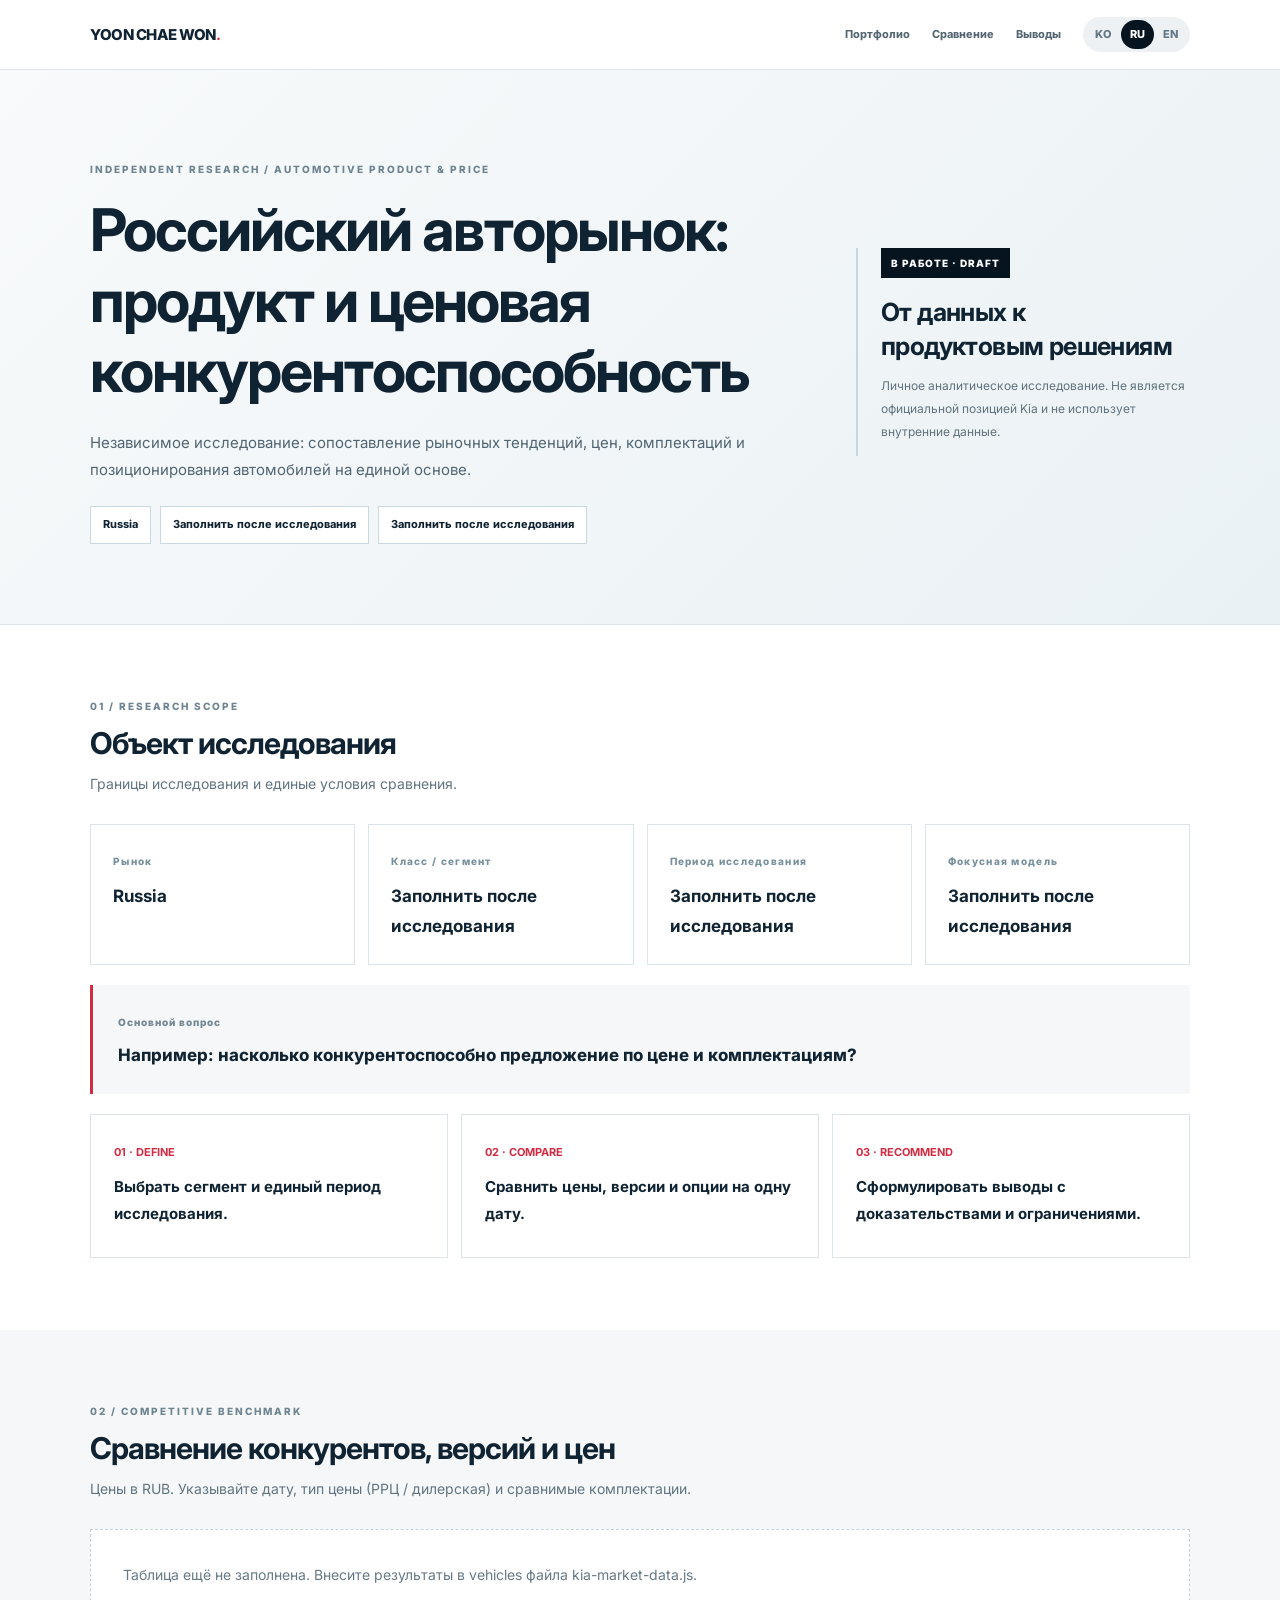
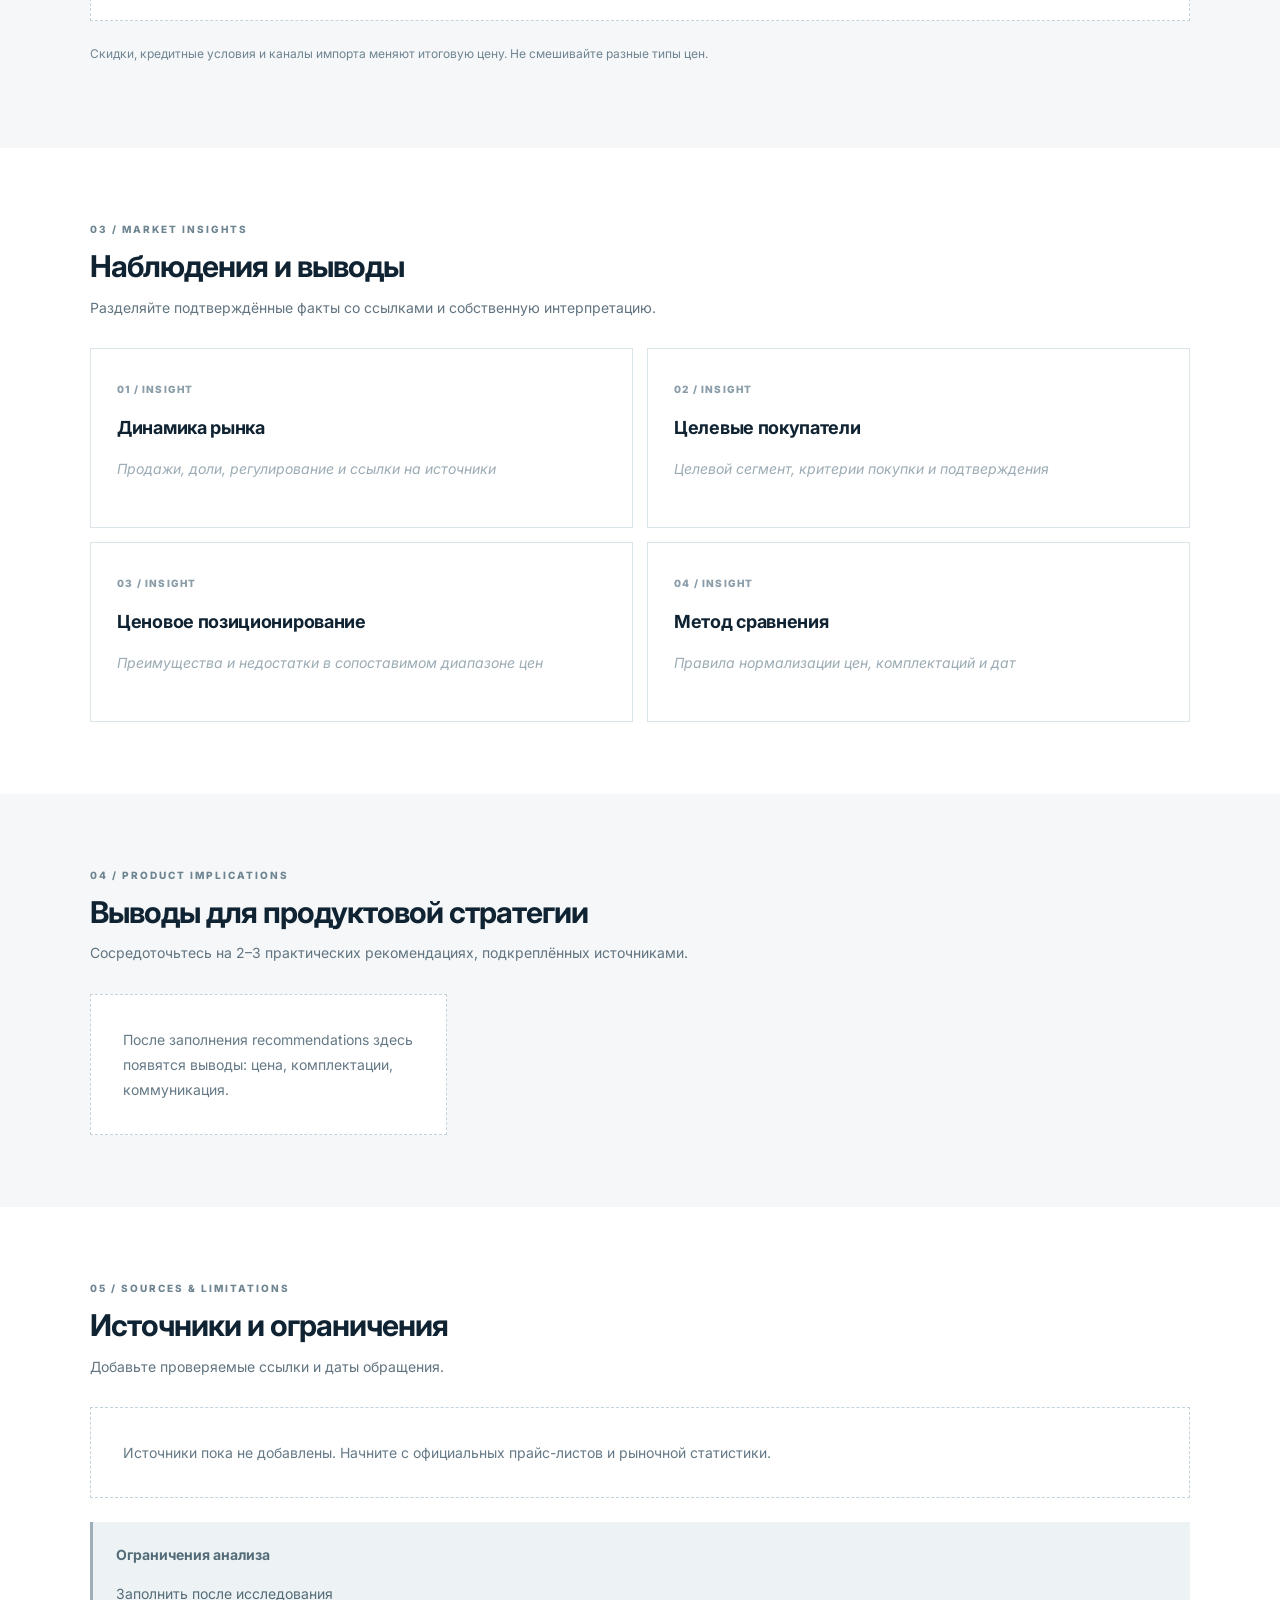
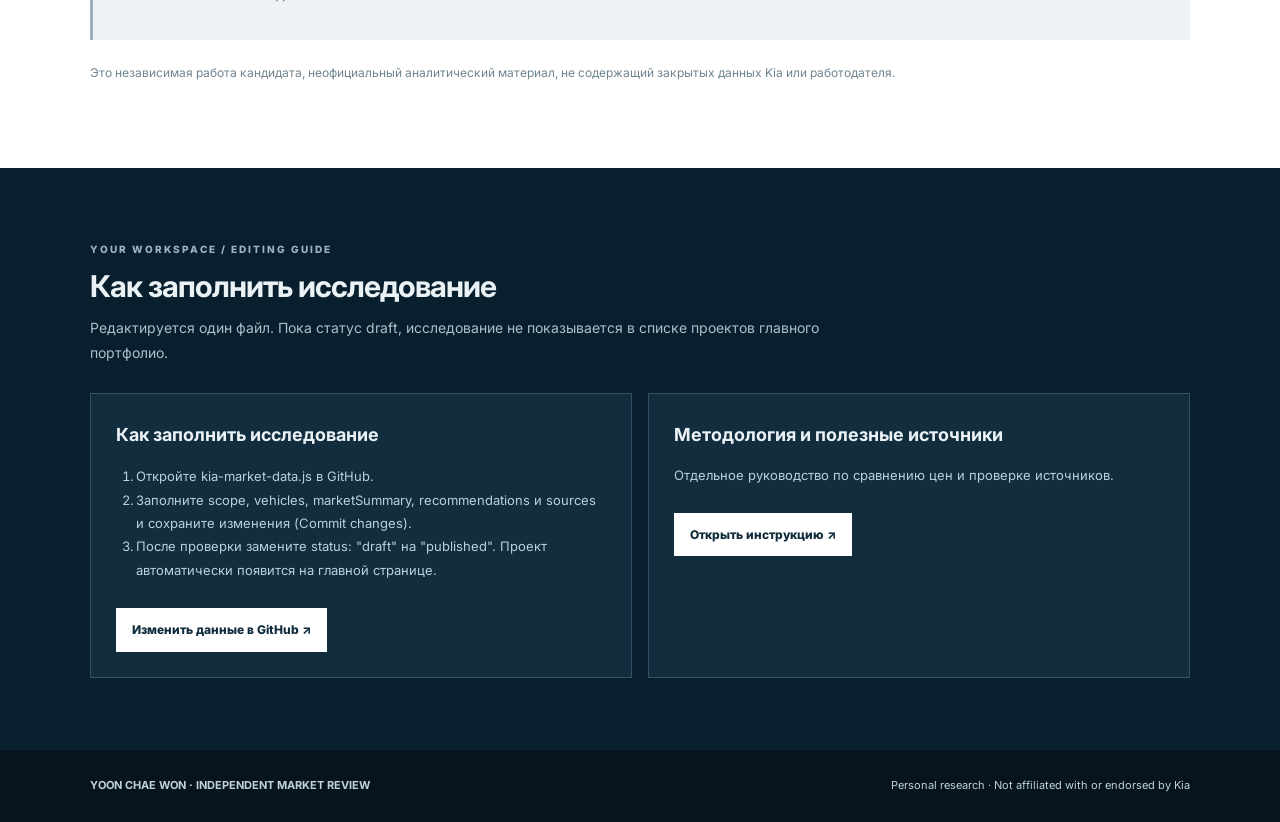
<file: kia-market-analysis.html>
<!doctype html>
<html lang="ko"><head><meta charset="utf-8"><meta name="viewport" content="width=device-width,initial-scale=1">
<meta name="description" content="Independent Russia automotive product and price market research by Yoon Chae Won.">
<meta name="robots" content="noindex,nofollow" id="robots"><title>Automotive Market Review · Yoon Chae Won</title>
<style>
@import url('https://fonts.googleapis.com/css2?family=Inter:wght@400;500;600;700;800&family=Noto+Sans+KR:wght@400;500;600;700;800&display=swap');
:root{--ink:#102332;--navy:#05141f;--red:#d32c42;--muted:#617480;--line:#dbe4e9;--paper:#f5f7f8}
*{box-sizing:border-box}html{scroll-behavior:smooth}body{margin:0;background:#fff;color:var(--ink);font:14px/1.8 Inter,'Noto Sans KR',Arial,sans-serif}a{color:inherit;text-decoration:none}button{font:inherit;cursor:pointer}.container{width:min(1100px,calc(100% - 42px));margin:0 auto}
.head{position:sticky;top:0;z-index:5;background:rgba(255,255,255,.98);border-bottom:1px solid var(--line)}.head-inner{min-height:69px;display:flex;align-items:center;gap:22px}.wordmark{font-weight:800;font-size:15px;letter-spacing:-.5px}.wordmark b{color:var(--red)}.head nav{display:flex;gap:22px;margin-left:auto}.head nav a{font-size:11px;font-weight:750;color:#526570}.langs{display:flex;background:#edf1f4;border-radius:20px;padding:3px}.langs button{background:transparent;border:0;border-radius:18px;padding:5px 9px;font-size:11px;font-weight:800;color:#637785}.langs button.active{color:white;background:var(--navy)}
.hero{background:linear-gradient(135deg,#f8fafb,#eaf1f4);border-bottom:1px solid var(--line)}.hero-grid{display:grid;grid-template-columns:1.5fr .7fr;gap:50px;padding:90px 0 80px}.eyebrow{font-size:10px;letter-spacing:2px;font-weight:800;color:#6e8491}.hero h1{font-size:clamp(35px,4.6vw,59px);letter-spacing:-2px;line-height:1.2;margin:17px 0 22px;max-width:730px}.hero .lead{font-size:15px;color:#516573;max-width:660px}.hero-meta{display:flex;gap:9px;flex-wrap:wrap;margin-top:23px}.chip{border:1px solid #cad8df;background:white;font-size:11px;padding:8px 12px;font-weight:750}.hero-side{border-left:2px solid #c8d7df;padding-left:23px;align-self:center}.hero-side .status{display:inline-block;padding:6px 10px;font-size:10px;font-weight:850;letter-spacing:1px;background:var(--navy);color:#fff}.hero-side h2{font-size:25px;line-height:1.35;margin:18px 0 9px;letter-spacing:-.6px}.hero-side p{font-size:12px;color:#61727c;line-height:1.9}
.section{padding:72px 0}.soft{background:var(--paper)}.topline{margin-bottom:28px}.topline h2{font-size:30px;letter-spacing:-1px;line-height:1.35;margin:8px 0}.topline p{margin:0;color:var(--muted);max-width:760px}.scope-grid{display:grid;grid-template-columns:repeat(4,1fr);gap:13px}.scope{border:1px solid var(--line);padding:22px;background:white}.scope small{font-size:10px;letter-spacing:1.3px;color:#78909d;font-weight:800}.scope strong{display:block;font-size:17px;margin-top:8px;overflow-wrap:anywhere}.question{border-left:3px solid var(--red);padding:23px 25px;background:#f5f7f9;margin-top:20px}.question small{font-size:10px;color:#758895;letter-spacing:1px;font-weight:850}.question p{font-size:17px;font-weight:750;margin:7px 0 0}
.steps{display:grid;grid-template-columns:repeat(3,1fr);gap:13px;margin-top:20px}.step{padding:23px;border:1px solid var(--line)}.step b{color:var(--red);font-size:11px}.step strong{display:block;font-size:15px;margin:10px 0 7px}.step p{margin:0;font-size:12px;color:#5e7280}
.table-scroll{overflow:auto;border:1px solid var(--line);background:#fff}.matrix{border-collapse:collapse;width:100%;min-width:810px;text-align:left}.matrix th{background:#102b3a;color:white;font-size:11px;letter-spacing:.5px;padding:14px}.matrix td{border-bottom:1px solid var(--line);padding:16px 14px;vertical-align:top;font-size:12px}.matrix td strong{font-size:14px}.matrix tr:last-child td{border-bottom:0}.matrix a,.source a{color:#b2243b;font-weight:750;text-decoration:underline;text-underline-offset:3px}.empty{padding:32px;background:#fff;color:#657986;border:1px dashed #c4d3db}.two-col{display:grid;grid-template-columns:1fr 1fr;gap:14px}.insight{border:1px solid var(--line);padding:26px;background:#fff;min-height:180px}.insight small{font-size:10px;letter-spacing:1.2px;font-weight:850;color:#8a9da8}.insight h3{font-size:18px;margin:12px 0 12px;letter-spacing:-.3px}.insight p{margin:0;white-space:pre-wrap;color:#526975}.muted-content{color:#9babb4!important;font-style:italic}.rec-grid{display:grid;grid-template-columns:repeat(3,1fr);gap:14px}.rec{padding:25px;background:#fff;border:1px solid var(--line);border-top:3px solid #112f42}.rec span{font-size:10px;color:#8397a2;font-weight:800}.rec h3{font-size:18px;margin:12px 0}.rec p{color:#526674;white-space:pre-wrap}.rec small{color:#768d99;white-space:pre-wrap}.sources{display:grid;gap:10px}.source{padding:14px 18px;border:1px solid var(--line);display:flex;justify-content:space-between;gap:16px;align-items:center}.source small{color:#7f939e}.study-note{padding:20px 23px;margin-top:24px;border-left:3px solid #9eafba;background:#edf2f4;color:#546c78}
.editor{background:#091f2d;color:#eaf2f6}.editor .topline p{color:#abc0cb}.editor .eyebrow{color:#99b5c5}.edit-grid{display:grid;grid-template-columns:1fr 1fr;gap:16px}.edit-box{border:1px solid #355264;background:#112d3e;padding:25px}.edit-box h3{margin:0 0 12px;font-size:18px}.edit-box p,.edit-box li{color:#bcd0da;font-size:13px}.edit-box ol{padding-left:20px}.edit-box code{color:#fff;background:#1d4458;padding:2px 5px}.edit-link{display:inline-block;margin-top:12px;background:white;color:#102c3d;padding:11px 16px;font-weight:800;font-size:12px}
.foot{background:#05141f;color:#c1d2dc;padding:26px 0;font-size:11px}.foot-inner{display:flex;justify-content:space-between;gap:18px}.kicker{font-size:11px;color:#7f98a5}.fine{font-size:12px;color:#6f8491;margin-top:22px}@media(max-width:850px){.hero-grid{grid-template-columns:1fr;gap:25px;padding:60px 0}.hero-side{border-left:0;border-top:1px solid #bfced7;padding:20px 0 0}.scope-grid{grid-template-columns:repeat(2,1fr)}.steps,.rec-grid{grid-template-columns:1fr}.two-col,.edit-grid{grid-template-columns:1fr}}@media(max-width:570px){.head nav{display:none}.head-inner{gap:12px}.langs{margin-left:auto}.section{padding:48px 0}.hero h1{font-size:37px}.scope{padding:17px}.scope strong{font-size:14px}.topline h2{font-size:25px}.foot-inner{display:block}}
</style></head>
<body><header class="head"><div class="container head-inner"><a class="wordmark" href="./index.html?lang=ru#projects">YOON CHAE WON<b>.</b></a><nav><a id="nav-back" href="./index.html?lang=ru#projects">Portfolio</a><a href="#comparison" id="nav-comparison">Comparison</a><a href="#recommendations" id="nav-recommendations">Recommendations</a></nav><div class="langs"><button type="button" data-lang="ko">KO</button><button type="button" data-lang="ru">RU</button><button type="button" data-lang="en">EN</button></div></div></header>
<main><section class="hero"><div class="container hero-grid"><div><div class="eyebrow">INDEPENDENT RESEARCH / AUTOMOTIVE PRODUCT & PRICE</div><h1 id="hero-title"></h1><p class="lead" id="hero-lead"></p><div class="hero-meta"><span class="chip" id="hero-market">RUSSIA</span><span class="chip" id="hero-segment"></span><span class="chip" id="hero-date"></span></div></div><aside class="hero-side"><span class="status" id="status"></span><h2 id="hero-side-title"></h2><p id="hero-side-text"></p></aside></div></section>
<section class="section" id="scope"><div class="container"><div class="topline"><div class="eyebrow">01 / RESEARCH SCOPE</div><h2 id="scope-title"></h2><p id="scope-lead"></p></div><div class="scope-grid"><div class="scope"><small id="label-market"></small><strong id="value-market"></strong></div><div class="scope"><small id="label-segment"></small><strong id="value-segment"></strong></div><div class="scope"><small id="label-period"></small><strong id="value-period"></strong></div><div class="scope"><small id="label-model"></small><strong id="value-model"></strong></div></div><div class="question"><small id="question-label"></small><p id="question"></p></div><div class="steps" id="method-steps"></div></div></section>
<section class="section soft" id="comparison"><div class="container"><div class="topline"><div class="eyebrow">02 / COMPETITIVE BENCHMARK</div><h2 id="comparison-title"></h2><p id="comparison-lead"></p></div><div id="comparison-content"></div><p class="fine" id="comparison-note"></p></div></section>
<section class="section" id="insights"><div class="container"><div class="topline"><div class="eyebrow">03 / MARKET INSIGHTS</div><h2 id="insights-title"></h2><p id="insights-lead"></p></div><div class="two-col" id="insights-grid"></div></div></section>
<section class="section soft" id="recommendations"><div class="container"><div class="topline"><div class="eyebrow">04 / PRODUCT IMPLICATIONS</div><h2 id="recommendations-title"></h2><p id="recommendations-lead"></p></div><div class="rec-grid" id="recommendations-grid"></div></div></section>
<section class="section" id="sources"><div class="container"><div class="topline"><div class="eyebrow">05 / SOURCES & LIMITATIONS</div><h2 id="sources-title"></h2><p id="sources-lead"></p></div><div class="sources" id="sources-grid"></div><div class="study-note"><b id="risks-title"></b><p id="risks"></p></div><p class="fine" id="disclaimer"></p></div></section>
<section class="section editor" id="editor" hidden><div class="container"><div class="topline"><div class="eyebrow">YOUR WORKSPACE / EDITING GUIDE</div><h2 id="editor-title"></h2><p id="editor-lead"></p></div><div class="edit-grid"><div class="edit-box"><h3 id="edit-step-title"></h3><ol id="edit-steps"></ol><a class="edit-link" href="https://github.com/yunchaewon76-arch/chaewon-portfolio/edit/main/kia-market-data.js" target="_blank" rel="noopener" id="edit-file"></a></div><div class="edit-box"><h3 id="edit-source-title"></h3><p id="edit-source-desc"></p><a class="edit-link" href="https://github.com/yunchaewon76-arch/chaewon-portfolio/blob/main/KIA_MARKET_RESEARCH_GUIDE.md" target="_blank" rel="noopener" id="edit-guide"></a></div></div></div></section>
</main><footer class="foot"><div class="container foot-inner"><b>YOON CHAE WON · INDEPENDENT MARKET REVIEW</b><span>Personal research · Not affiliated with or endorsed by Kia</span></div></footer>
<script src="./kia-market-data.js"></script>
<script>
(()=>{"use strict";
const d=window.KIA_MARKET_DATA||{status:"draft",scope:{},vehicles:[],sources:[],recommendations:[]};
const STR={
ko:{hero:"러시아 자동차 시장<br>상품·가격 경쟁력 분석",lead:"시장 변화와 경쟁 모델의 가격·상품 구성을 동일한 기준으로 비교해, 제품 포지셔닝에 대한 근거 기반 시사점을 도출하는 독립 리서치입니다.",sideTitle:"데이터에서 제품 전략으로",sideText:"이 페이지는 독립적인 개인 분석입니다. 기아의 공식 입장이나 내부 데이터가 아닙니다.",draft:"작성 중 · DRAFT",pub:"INDEPENDENT STUDY",none:"작성할 내용 입력",navBack:"포트폴리오",navCompare:"경쟁 모델",navRecs:"시사점",scope:"분석 범위",scopeLead:"비교 대상과 데이터 수집 기준을 명확히 정의합니다.",labels:["시장","차급 / 세그먼트","조사 기간","집중 모델"],q:"분석 핵심 질문",qEmpty:"예: 동급 경쟁 모델 대비 가격·사양 경쟁력은 어떻게 달라지는가?",stepTitle:["01 · DEFINE","02 · COMPARE","03 · RECOMMEND"],stepText:["비교 차급과 조사 기간을 고정합니다.","같은 기준일·가격 유형·트림을 비교합니다.","근거와 한계를 밝히고 전략적 시사점을 씁니다."],comparison:"경쟁 모델 · 트림 · 가격 비교",comparisonLead:"가격은 루블(RUB) 기준이며, 비교 시점과 MSRP/판매가 유형을 함께 기록하세요.",comparisonEmpty:"아직 비교 표가 비어 있습니다. kia-market-data.js의 vehicles에 직접 조사한 모델을 추가하세요.",th:["브랜드 / 모델","트림","가격 (RUB)","파워트레인","핵심 사양 / 근거","조사일 / 출처"],priceNote:"할인·금융조건·물량·수입경로에 따라 가격이 달라질 수 있습니다. 서로 다른 가격 유형을 직접 비교하지 마세요.",insights:"시장 관찰과 분석 인사이트",insightsLead:"발견한 사실(출처 포함)과 그 사실로부터 도출한 해석을 구분합니다.",insightTitles:["시장 변화","핵심 구매 고객","가격·상품 포지셔닝","비교 방법"],insightHints:["판매 추이·시장 점유·규제 변화 등과 출처","주요 고객군, 구매 우선순위 및 확인 근거","동일 가격대 경쟁력, 트림 차이, 고객 가치","가격 기준·조사일·옵션 비교 조건"],recommendations:"상품 전략 시사점",recommendationsLead:"근거가 있는 제안을 2~3개 정도로 좁히고, 각각의 논리와 리스크를 기재합니다.",recEmpty:"제안을 작성하면 이 영역에 카드로 나타납니다. 예: 가격 포지셔닝, 옵션 구성, 출시 커뮤니케이션.",evidence:"근거",sources:"참고 자료·한계",sourcesLead:"검증 가능한 출처와 열람일을 남겨 분석의 신뢰도를 높입니다.",sourceEmpty:"출처 링크가 아직 없습니다. 공식 가격표와 시장 통계 출처부터 넣어보세요.",risks:"분석의 한계",disclaimer:"본 페이지는 지원자의 개인 리서치이며, Kia 또는 현 직장의 공식 분석이나 비공개 정보가 아닙니다.",editor:"이 분석 페이지 채우는 방법",editorLead:"아래 파일 하나만 수정하면 화면에 자동으로 반영됩니다. 완성 전에는 메인 포트폴리오에서 이 프로젝트를 숨깁니다.",editSteps:["GitHub에서 kia-market-data.js를 엽니다.","scope, vehicles, marketSummary, recommendations, sources를 채우고 Commit changes를 누릅니다.","검증이 끝나면 status: \"draft\"를 \"published\"로 변경합니다. 메인 프로젝트 목록에도 자동 표시됩니다."],editFile:"분석 데이터 수정하기 ↗",editSourceTitle:"조사 방법과 추천 출처",editSourceDesc:"가격 비교 기준, 출처 기록 방식, 실수하기 쉬운 부분을 별도의 가이드에 정리했습니다.",editGuide:"작성 가이드 열기 ↗"},
ru:{hero:"Российский авторынок:<br>продукт и ценовая конкурентоспособность",lead:"Независимое исследование: сопоставление рыночных тенденций, цен, комплектаций и позиционирования автомобилей на единой основе.",sideTitle:"От данных к продуктовым решениям",sideText:"Личное аналитическое исследование. Не является официальной позицией Kia и не использует внутренние данные.",draft:"В РАБОТЕ · DRAFT",pub:"НЕЗАВИСИМОЕ ИССЛЕДОВАНИЕ",none:"Заполнить после исследования",navBack:"Портфолио",navCompare:"Сравнение",navRecs:"Выводы",scope:"Объект исследования",scopeLead:"Границы исследования и единые условия сравнения.",labels:["Рынок","Класс / сегмент","Период исследования","Фокусная модель"],q:"Основной вопрос",qEmpty:"Например: насколько конкурентоспособно предложение по цене и комплектациям?",stepTitle:["01 · DEFINE","02 · COMPARE","03 · RECOMMEND"],stepText:["Выбрать сегмент и единый период исследования.","Сравнить цены, версии и опции на одну дату.","Сформулировать выводы с доказательствами и ограничениями."],comparison:"Сравнение конкурентов, версий и цен",comparisonLead:"Цены в RUB. Указывайте дату, тип цены (РРЦ / дилерская) и сравнимые комплектации.",comparisonEmpty:"Таблица ещё не заполнена. Внесите результаты в vehicles файла kia-market-data.js.",th:["Бренд / модель","Комплектация","Цена (RUB)","Силовой агрегат","Основные опции / аргумент","Дата / источник"],priceNote:"Скидки, кредитные условия и каналы импорта меняют итоговую цену. Не смешивайте разные типы цен.",insights:"Наблюдения и выводы",insightsLead:"Разделяйте подтверждённые факты со ссылками и собственную интерпретацию.",insightTitles:["Динамика рынка","Целевые покупатели","Ценовое позиционирование","Метод сравнения"],insightHints:["Продажи, доли, регулирование и ссылки на источники","Целевой сегмент, критерии покупки и подтверждения","Преимущества и недостатки в сопоставимом диапазоне цен","Правила нормализации цен, комплектаций и дат"],recommendations:"Выводы для продуктовой стратегии",recommendationsLead:"Сосредоточьтесь на 2–3 практических рекомендациях, подкреплённых источниками.",recEmpty:"После заполнения recommendations здесь появятся выводы: цена, комплектации, коммуникация.",evidence:"Обоснование",sources:"Источники и ограничения",sourcesLead:"Добавьте проверяемые ссылки и даты обращения.",sourceEmpty:"Источники пока не добавлены. Начните с официальных прайс-листов и рыночной статистики.",risks:"Ограничения анализа",disclaimer:"Это независимая работа кандидата, неофициальный аналитический материал, не содержащий закрытых данных Kia или работодателя.",editor:"Как заполнить исследование",editorLead:"Редактируется один файл. Пока статус draft, исследование не показывается в списке проектов главного портфолио.",editSteps:["Откройте kia-market-data.js в GitHub.","Заполните scope, vehicles, marketSummary, recommendations и sources и сохраните изменения (Commit changes).","После проверки замените status: \"draft\" на \"published\". Проект автоматически появится на главной странице."],editFile:"Изменить данные в GitHub ↗",editSourceTitle:"Методология и полезные источники",editSourceDesc:"Отдельное руководство по сравнению цен и проверке источников.",editGuide:"Открыть инструкцию ↗"},
en:{hero:"Russian Automotive Market:<br>Product & Price Competitiveness",lead:"An independent review comparing market trends, vehicle pricing, trims, and positioning using a consistent framework.",sideTitle:"From data to product decisions",sideText:"Personal research only. Not an official Kia report and does not contain confidential company data.",draft:"WORK IN PROGRESS",pub:"INDEPENDENT STUDY",none:"To be completed",navBack:"Portfolio",navCompare:"Benchmark",navRecs:"Recommendations",scope:"Research scope",scopeLead:"Define the market segment, period, and comparable benchmark conditions.",labels:["Market","Segment","Research period","Focus model"],q:"Research question",qEmpty:"Example: How do comparable models differ in price, equipment, and customer value?",stepTitle:["01 · DEFINE","02 · COMPARE","03 · RECOMMEND"],stepText:["Fix a vehicle segment and observation period.","Compare the same price type, date, and trim scope.","Draw evidence-based conclusions and note limitations."],comparison:"Model, trim & price benchmark",comparisonLead:"Prices in RUB. Record the observation date, price type, and trim comparability.",comparisonEmpty:"No comparisons yet. Add your researched models to vehicles in kia-market-data.js.",th:["Brand / model","Trim","Price (RUB)","Powertrain","Key specifications / rationale","Date / source"],priceNote:"Promotions, financing, availability, and import channels can change prices; avoid comparing different price types.",insights:"Market observations & insights",insightsLead:"Separate sourced facts from your own interpretation.",insightTitles:["Market context","Target customers","Price & value position","Comparison method"],insightHints:["Sales trends, share, regulation, with sources","Customer segments and buying priorities, with evidence","Relative prices, trims, customer-perceived value","Price definitions, observation date and scope"],recommendations:"Product implications",recommendationsLead:"Write 2–3 actionable recommendations with evidence and limitations.",recEmpty:"Recommendations will appear here once added to the data file.",evidence:"Evidence",sources:"Sources & limitations",sourcesLead:"Link to verifiable data and state the date accessed.",sourceEmpty:"No sources yet. Add official price lists and market reports first.",risks:"Limitations",disclaimer:"This is an independent applicant research project, not official Kia analysis or confidential employer data.",editor:"How to complete this study",editorLead:"Edit just one data file. The project remains hidden from your main portfolio until you mark it published.",editSteps:["Open kia-market-data.js in GitHub.","Fill in scope, vehicles, marketSummary, recommendations and sources, then Commit changes.","Once verified, switch status: \"draft\" to \"published\". It will automatically appear on the portfolio homepage."],editFile:"Edit research data ↗",editSourceTitle:"Methodology and reliable sources",editSourceDesc:"The guide explains price definitions, source checks, and a practical research workflow.",editGuide:"Read the research guide ↗"}
};
const $=id=>document.getElementById(id);
const add=(tag,cl,parent)=>{const el=document.createElement(tag);if(cl)el.className=cl;parent.append(el);return el;};
const set=(id,v)=>{$(id).textContent=v==null?"":String(v);};
const safeUrl=url=>{try{let u=new URL(url);return u.protocol==="https:"?u.href:null}catch(_){return null}};
const value=(v,h)=>v===0?"0":(v==null||String(v).trim()===""?h:String(v));
const valid=d.status==="published";
function fill(l){const t=STR[l]||STR.ru;document.documentElement.lang=l;
$("hero-title").innerHTML=t.hero;set("hero-lead",t.lead);set("status",valid?t.pub:t.draft);set("hero-side-title",t.sideTitle);set("hero-side-text",t.sideText);
set("hero-market",d.scope?.market||"Russia");set("hero-segment",value(d.scope?.segment,t.none));set("hero-date",value(d.lastUpdated,t.none));
set("nav-back",t.navBack);set("nav-comparison",t.navCompare);set("nav-recommendations",t.navRecs);
$("nav-back").href="./index.html?lang="+l+"#projects";document.querySelector(".wordmark").href="./index.html?lang="+l+"#projects";
set("scope-title",t.scope);set("scope-lead",t.scopeLead);
["market","segment","period","model"].forEach((k,i)=>{set("label-"+k,t.labels[i]);set("value-"+k,value(k==="model"?d.scope?.focusModel:d.scope?.[k],t.none))});
set("question-label",t.q);set("question",value(d.researchQuestion,t.qEmpty));
const steps=$("method-steps");steps.replaceChildren();t.stepTitle.forEach((s,i)=>{const c=add("div","step",steps);add("b","",c).textContent=s;add("strong","",c).textContent=t.stepText[i];});
set("comparison-title",t.comparison);set("comparison-lead",t.comparisonLead);set("comparison-note",t.priceNote);
const cmp=$("comparison-content");cmp.replaceChildren();
if(Array.isArray(d.vehicles)&&d.vehicles.length){const wrap=add("div","table-scroll",cmp);const tab=add("table","matrix",wrap),thead=add("thead","",tab),head=add("tr","",thead);
t.th.forEach(h=>add("th","",head).textContent=h);const tbody=add("tbody","",tab);
d.vehicles.forEach(v=>{const tr=add("tr","",tbody);const cols=[String(v.brand||"")+" / "+String(v.model||""),v.trim,v.priceRub>0?new Intl.NumberFormat("ru-RU").format(v.priceRub):"",v.powertrain,v.highlights,v.date];cols.forEach((c,i)=>{const td=add("td","",tr);td.textContent=value(c,"—");if(i===5&&safeUrl(v.sourceUrl)){const a=add("a","",td);a.href=safeUrl(v.sourceUrl);a.target="_blank";a.rel="noopener noreferrer";a.textContent=" ↗";}});});}
else add("div","empty",cmp).textContent=t.comparisonEmpty;
set("insights-title",t.insights);set("insights-lead",t.insightsLead);
const insights=$("insights-grid");insights.replaceChildren();[d.marketSummary,d.targetCustomer,d.positioningInsight||d.priceInsight,d.method].forEach((v,i)=>{const c=add("article","insight",insights);add("small","",c).textContent="0"+(i+1)+" / INSIGHT";add("h3","",c).textContent=t.insightTitles[i];const p=add("p",v?"":"muted-content",c);p.textContent=value(v,t.insightHints[i]);});
set("recommendations-title",t.recommendations);set("recommendations-lead",t.recommendationsLead);
const rg=$("recommendations-grid");rg.replaceChildren();if(Array.isArray(d.recommendations)&&d.recommendations.length){d.recommendations.forEach((r,i)=>{const c=add("article","rec",rg);add("span","",c).textContent="RECOMMENDATION / 0"+(i+1);add("h3","",c).textContent=r.title||t.none;add("p","",c).textContent=r.detail||"";add("small","",c).textContent=r.evidence?t.evidence+": "+r.evidence:"";});}else add("div","empty",rg).textContent=t.recEmpty;
set("sources-title",t.sources);set("sources-lead",t.sourcesLead);set("risks-title",t.risks);set("risks",value(d.risksAndLimits,t.none));set("disclaimer",t.disclaimer);
const sg=$("sources-grid");sg.replaceChildren();if(Array.isArray(d.sources)&&d.sources.length){d.sources.forEach(s=>{const el=add("div","source",sg);const left=add("div","",el);const url=safeUrl(s.url);if(url){const a=add("a","",left);a.href=url;a.target="_blank";a.rel="noopener noreferrer";a.textContent=s.title||url;}else add("b","",left).textContent=s.title||t.none;add("small","",el).textContent=s.accessed||"";});}else add("div","empty",sg).textContent=t.sourceEmpty;
$("editor").hidden=valid;set("editor-title",t.editor);set("editor-lead",t.editorLead);set("edit-step-title",t.editor);set("edit-file",t.editFile);set("edit-source-title",t.editSourceTitle);set("edit-source-desc",t.editSourceDesc);set("edit-guide",t.editGuide);const ol=$("edit-steps");ol.replaceChildren();t.editSteps.forEach(s=>add("li","",ol).textContent=s);
document.querySelectorAll("[data-lang]").forEach(b=>{const on=b.dataset.lang===l;b.classList.toggle("active",on);b.setAttribute("aria-pressed",on?"true":"false")});
try{localStorage.setItem("ycw-lang",l)}catch(_){}
}
const q=new URLSearchParams(location.search).get("lang");let l=["ko","ru","en"].includes(q)?q:"ru";if(!q){try{l=localStorage.getItem("ycw-lang")||"ru"}catch(_){}}
if(!STR[l])l="ru";
document.querySelectorAll("[data-lang]").forEach(b=>b.addEventListener("click",()=>{const next=b.dataset.lang;history.replaceState(null,"",location.pathname+"?lang="+next+location.hash);fill(next)}));
fill(l);if(valid)$("robots").content="index,follow";
})();
</script></body></html>
</file>
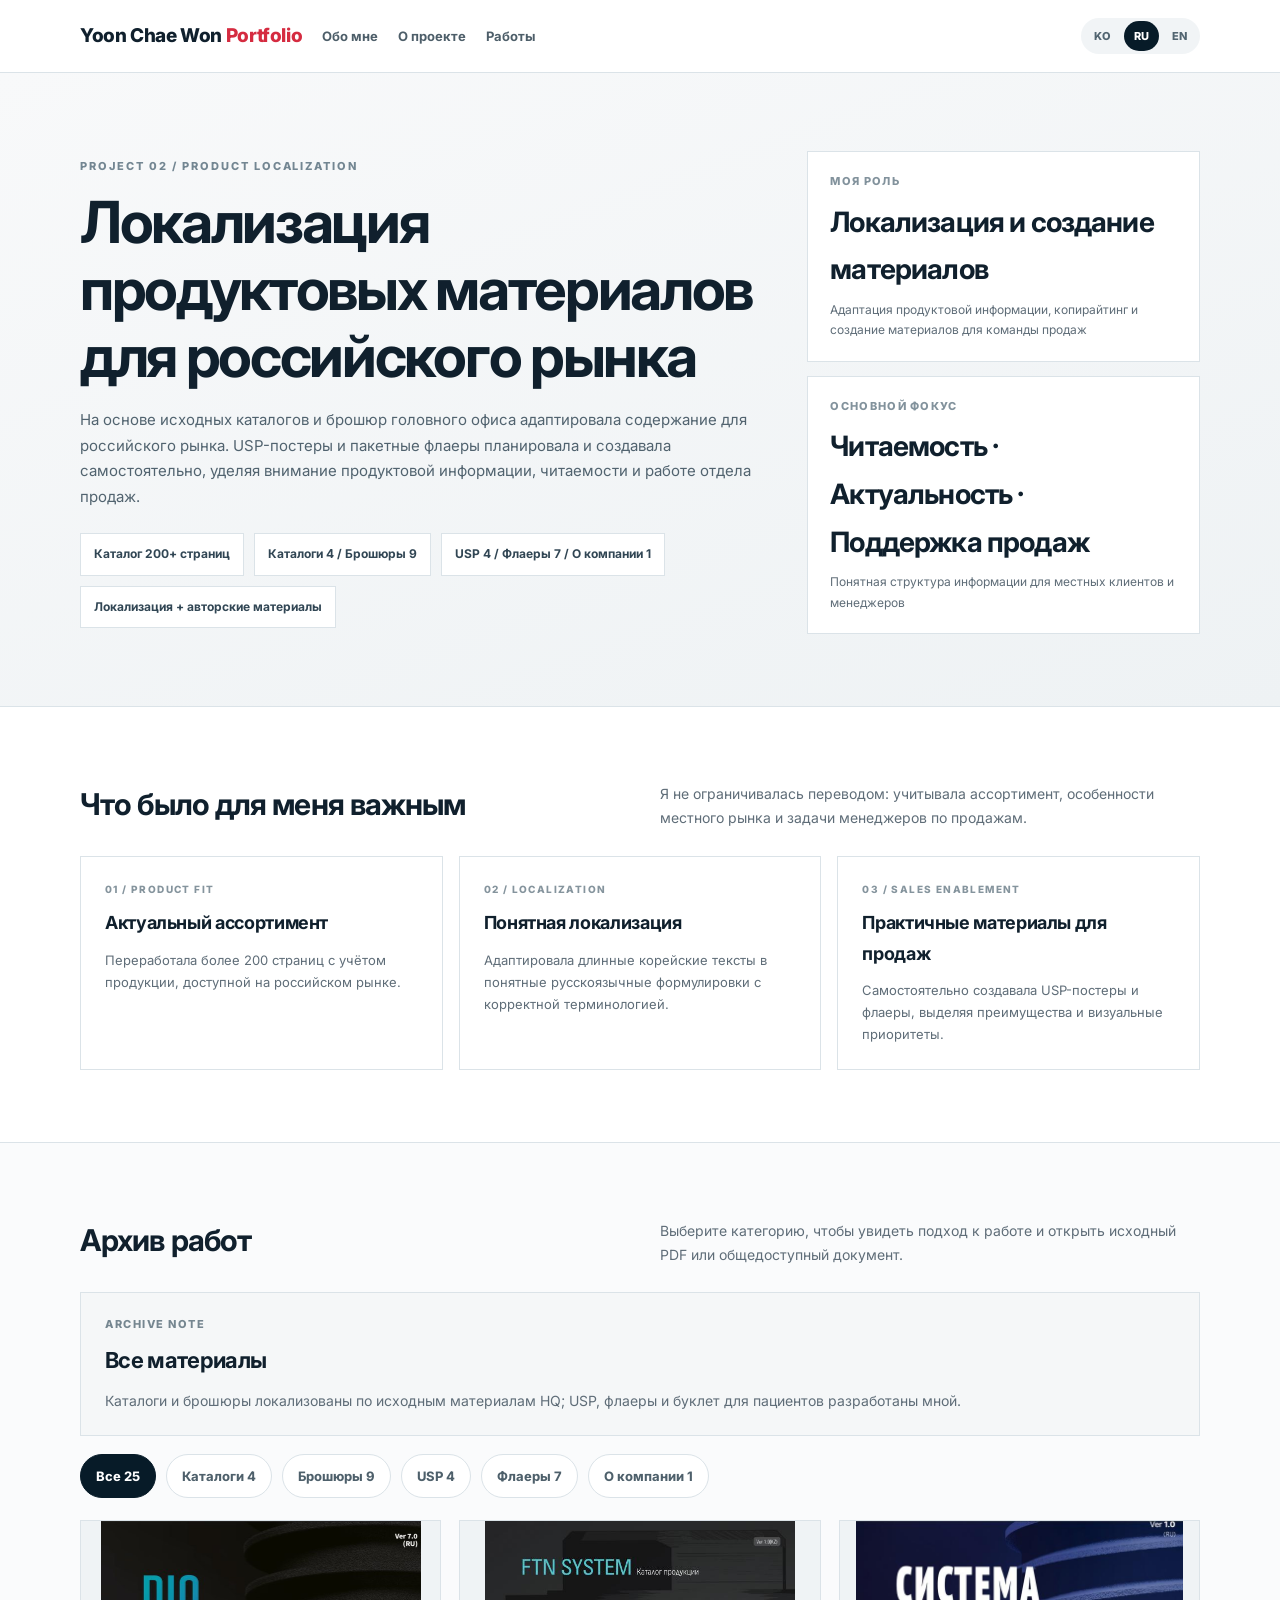
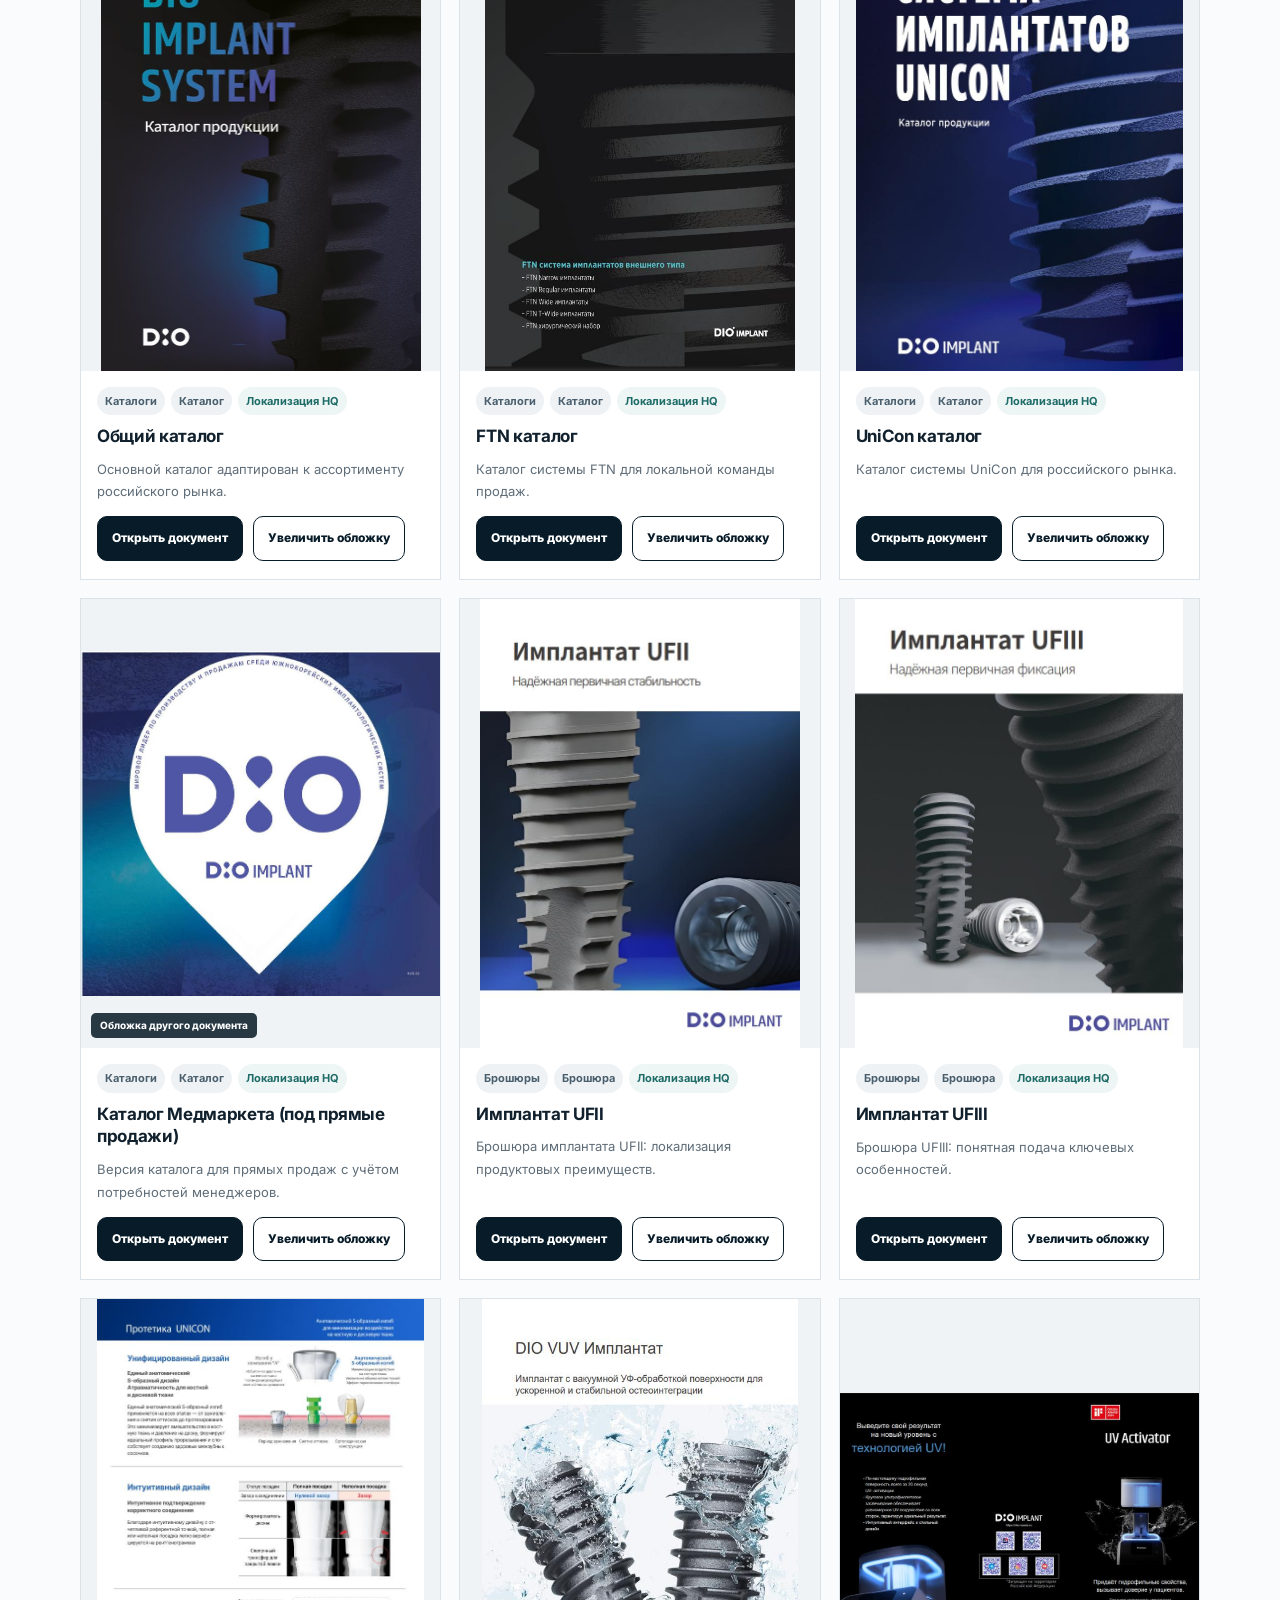
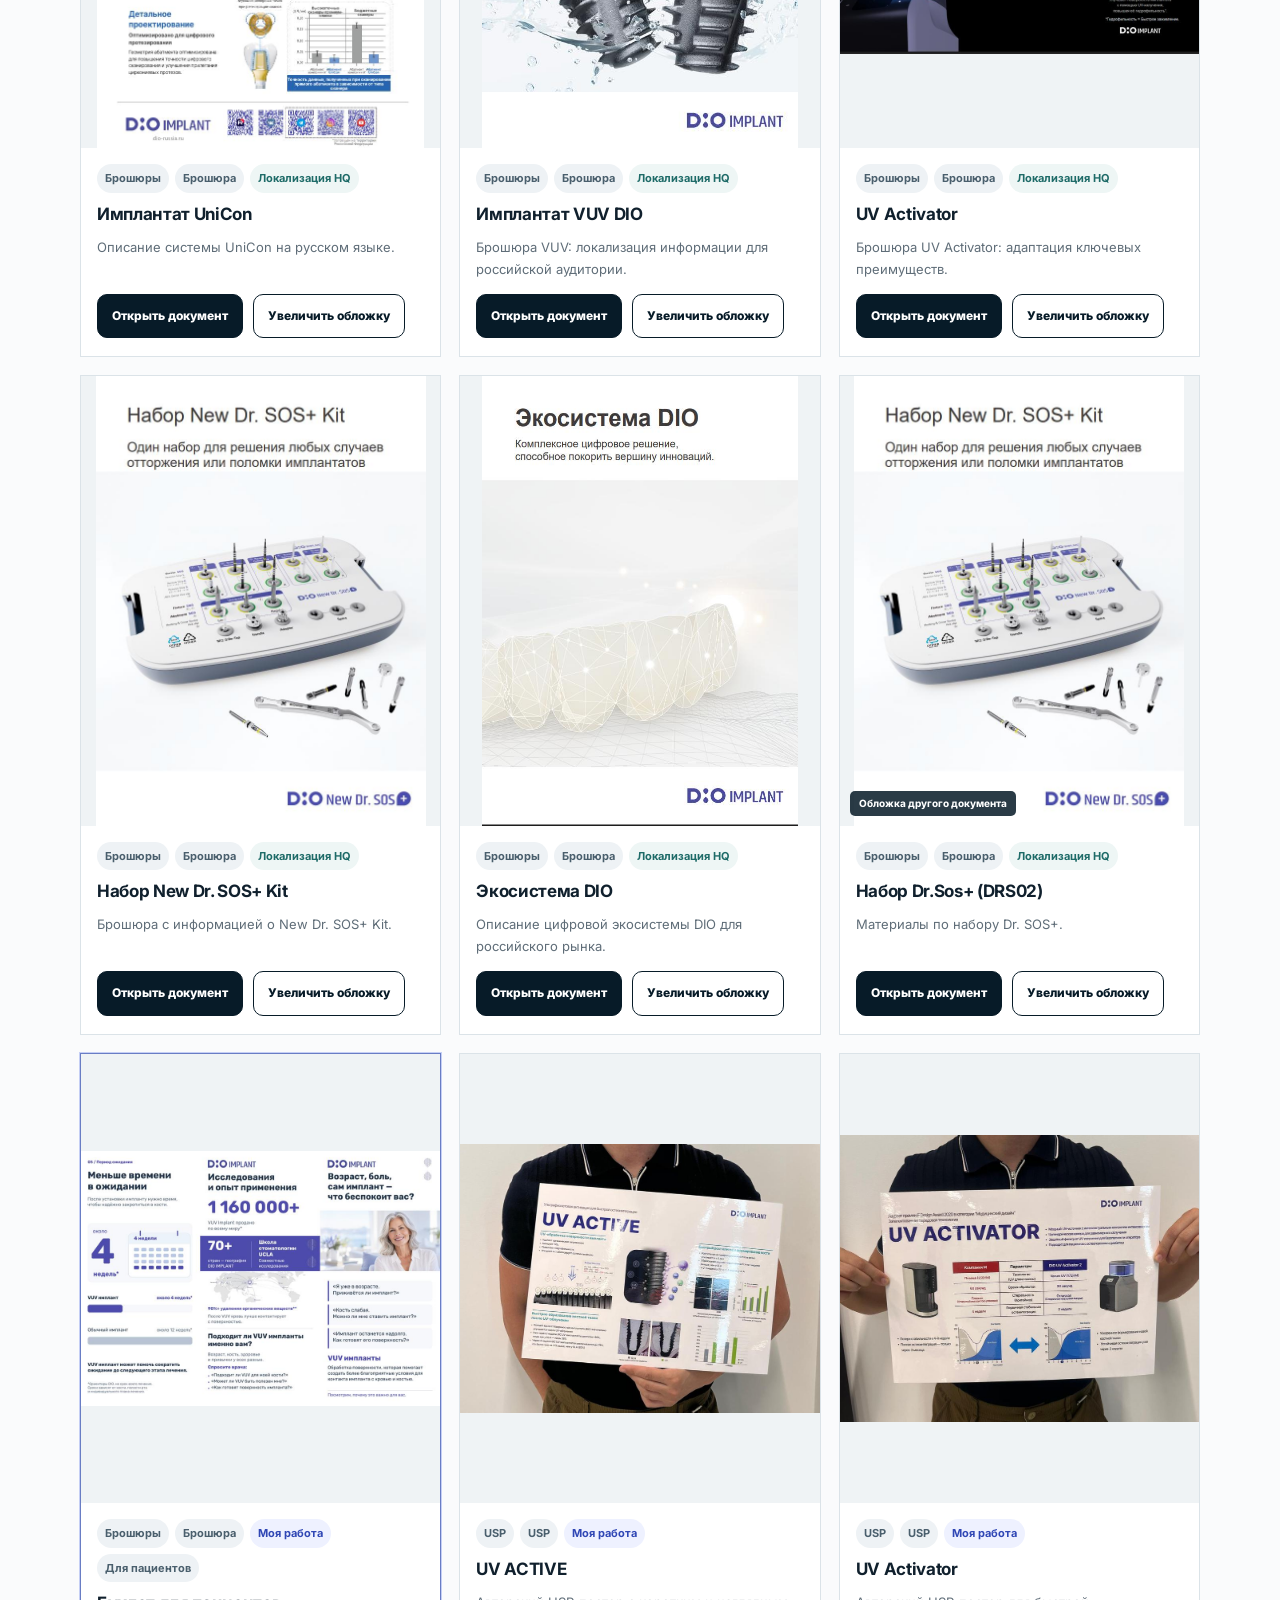
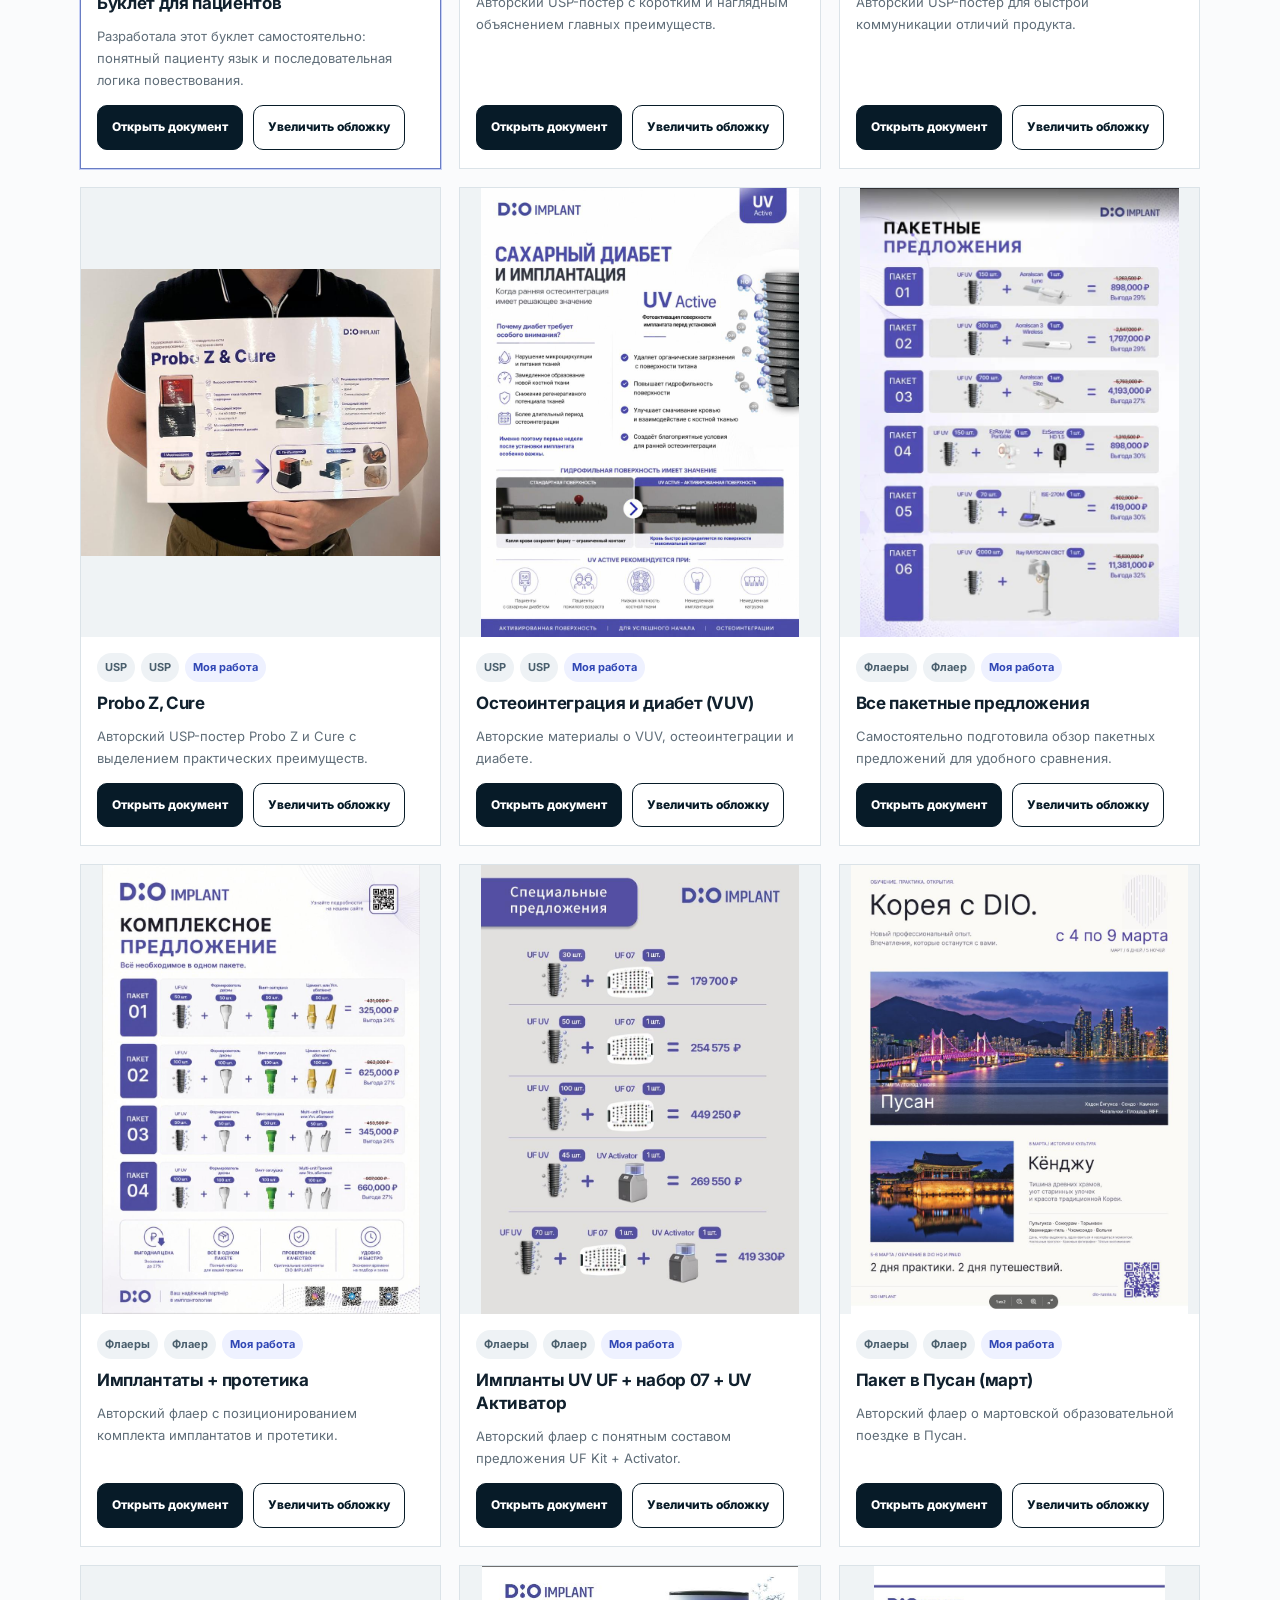
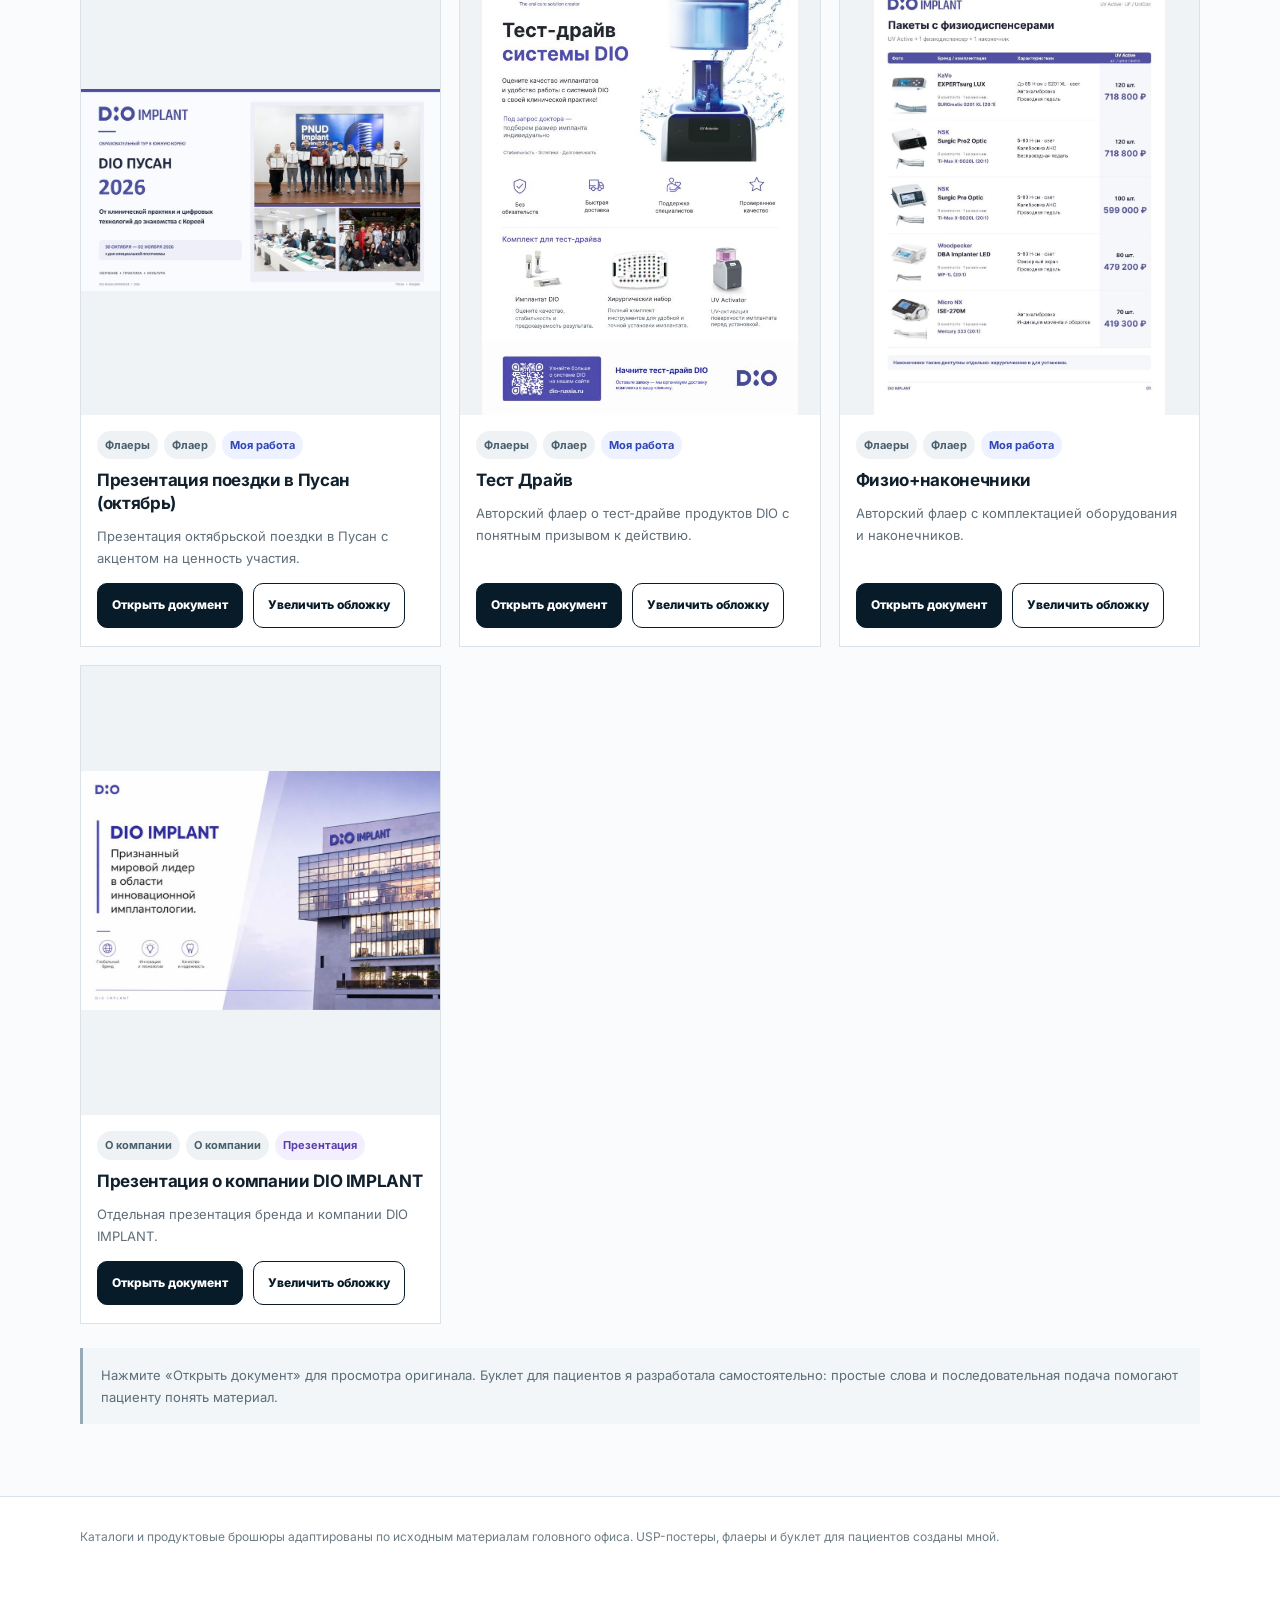
<file: product-localization.html>
<!doctype html>
<html lang="ko">
<head>
  <meta charset="utf-8" />
  <meta name="viewport" content="width=device-width, initial-scale=1" />
  <title>Project 02 · Product Localization</title>
  <meta name="description" content="윤채원 포트폴리오 · Project 02 Product Localization" />
  <style>
    @import url('https://fonts.googleapis.com/css2?family=Inter:wght@400;500;600;700;800&family=Noto+Sans+KR:wght@400;500;700;800&display=swap');
    :root{
      --bg:#f5f7f8; --paper:#fff; --ink:#10202d; --sub:#5f6d78; --line:#dbe3e8;
      --navy:#071b28; --accent:#d52b40; --soft:#edf2f4; --blue:#3047b5;
    }
    *{box-sizing:border-box}
    html{scroll-behavior:smooth}
    body{margin:0;font-family:Inter,'Noto Sans KR',system-ui,sans-serif;color:var(--ink);background:#fff;line-height:1.7}
    a{text-decoration:none;color:inherit}
    button{font:inherit}
    .container{width:min(1120px, calc(100% - 40px));margin:auto}
    .site-header{position:sticky;top:0;z-index:20;background:rgba(255,255,255,.96);backdrop-filter:blur(10px);border-bottom:1px solid var(--line)}
    .head{height:72px;display:flex;align-items:center;justify-content:space-between;gap:20px}
    .brand{font-weight:800;letter-spacing:-.02em;font-size:19px}
    .brand span{color:var(--accent)}
    .nav{display:flex;gap:20px;align-items:center}
    .nav a{font-size:13px;color:#4d5e69;font-weight:700}
    .nav a:hover{color:var(--accent)}
    .language-switch{display:flex;gap:3px;background:#f1f4f6;padding:3px;border-radius:22px;margin-left:auto}
    .language-switch button{cursor:pointer;border:0;background:transparent;color:#526571;padding:6px 10px;border-radius:18px;font-size:11px;font-weight:800}
    .language-switch button.active{color:#fff;background:#071b28}
    .card.highlight{border-color:#697dc4;box-shadow:0 0 0 1px #c5cff5}
    .preview-label{position:absolute;left:10px;bottom:10px;background:rgba(7,27,40,.86);color:#fff;font-size:10px;font-weight:750;padding:4px 9px;border-radius:5px}
    .card-cover{position:relative}
    .card-cover img{object-fit:contain!important}
    @media(max-width:700px){.language-switch{margin-left:0}}


    .hero{background:linear-gradient(160deg,#f8f9fa,#eef2f4);border-bottom:1px solid var(--line)}
    .hero-inner{padding:78px 0 72px;display:grid;grid-template-columns:1.4fr .8fr;gap:40px;align-items:center}
    .eyebrow{font-size:11px;font-weight:800;letter-spacing:.18em;color:#738692;text-transform:uppercase}
    h1{margin:14px 0 18px;font-size:clamp(34px,5vw,58px);line-height:1.15;letter-spacing:-.04em}
    .lead{max-width:720px;color:#51636f;font-size:15px;word-break:keep-all}
    .hero-badges{display:flex;flex-wrap:wrap;gap:10px;margin-top:24px}
    .hero-badges span{padding:10px 13px;border:1px solid var(--line);background:#fff;font-size:12px;font-weight:700;color:#314654}
    .hero-side{display:grid;gap:14px}
    .metric{background:#fff;border:1px solid var(--line);padding:20px 22px}
    .metric small{display:block;color:#82929c;font-size:11px;font-weight:800;letter-spacing:.12em;text-transform:uppercase;margin-bottom:8px}
    .metric strong{display:block;font-size:28px;letter-spacing:-.03em}
    .metric p{margin:6px 0 0;color:var(--sub);font-size:12px}

    .section{padding:72px 0}
    .section-top{display:flex;justify-content:space-between;align-items:end;gap:20px;margin-bottom:26px}
    .section-top h2{margin:0;font-size:30px;letter-spacing:-.03em}
    .section-top p{margin:0;max-width:540px;color:var(--sub);font-size:14px}

    .summary-grid{display:grid;grid-template-columns:repeat(3,1fr);gap:16px}
    .summary-card{border:1px solid var(--line);padding:24px;background:var(--paper)}
    .summary-card small{display:block;color:#85949d;font-weight:800;font-size:10px;letter-spacing:.14em;text-transform:uppercase;margin-bottom:10px}
    .summary-card h3{margin:0 0 10px;font-size:18px;letter-spacing:-.02em}
    .summary-card p{margin:0;color:var(--sub);font-size:13px;word-break:keep-all}

    .category-panel{background:var(--bg);border:1px solid var(--line);padding:22px 24px;margin-bottom:18px}
    .category-panel small{display:block;color:#758690;font-size:11px;font-weight:800;letter-spacing:.14em;text-transform:uppercase}
    .category-panel h3{margin:8px 0 10px;font-size:22px;letter-spacing:-.03em}
    .category-panel p{margin:0;color:var(--sub);font-size:14px;max-width:900px;word-break:keep-all}

    .filters{display:flex;gap:10px;flex-wrap:wrap;margin-bottom:22px}
    .filter{padding:10px 15px;border:1px solid var(--line);background:#fff;border-radius:999px;color:#4e606b;font-size:13px;font-weight:750;cursor:pointer}
    .filter.active{background:var(--navy);border-color:var(--navy);color:#fff}

    .grid{display:grid;grid-template-columns:repeat(3,1fr);gap:18px}
    .card{border:1px solid var(--line);background:#fff;overflow:hidden;display:flex;flex-direction:column;min-height:100%}
    .card-cover{aspect-ratio:4/5;background:#eff3f5;display:block;overflow:hidden}
    .card-cover img{width:100%;height:100%;object-fit:cover;display:block}
    .card-body{padding:16px 16px 18px;display:flex;flex-direction:column;gap:10px;flex:1}
    .meta{display:flex;flex-wrap:wrap;gap:6px}
    .chip{display:inline-flex;align-items:center;padding:5px 8px;border-radius:999px;background:#eef2f5;color:#4a5f6d;font-size:11px;font-weight:700}
    .chip.self{background:#eef1ff;color:#3047b5}
    .chip.hq{background:#eef6f5;color:#1e6b68}
    .chip.company{background:#f4efff;color:#5b3fab}
    .card h4{margin:0;font-size:17px;line-height:1.35;letter-spacing:-.02em}
    .card p{margin:0;color:var(--sub);font-size:13px;word-break:keep-all;flex:1}
    .card-actions{display:flex;gap:10px;align-items:center;margin-top:4px}
    .button{display:inline-flex;align-items:center;justify-content:center;padding:11px 14px;border-radius:10px;border:1px solid var(--navy);font-size:12px;font-weight:800}
    .button.primary{background:var(--navy);color:#fff}
    .button.secondary{background:#fff;color:var(--navy)}
    .button:hover{opacity:.9}

    .note{margin-top:24px;padding:16px 18px;background:#f2f6f8;border-left:3px solid #97aab6;color:#5b6e79;font-size:13px}
    .footer{padding:30px 0 50px;color:#6d7d86;font-size:12px}

    .lightbox{position:fixed;inset:0;background:rgba(7,18,28,.88);display:none;align-items:center;justify-content:center;padding:24px;z-index:100}
    .lightbox.open{display:flex}
    .lightbox-wrap{position:relative;max-width:min(90vw,980px);max-height:90vh;background:#fff;padding:14px;border-radius:12px;box-shadow:0 20px 40px rgba(0,0,0,.25)}
    .lightbox img{max-width:100%;max-height:78vh;display:block;border-radius:8px}
    .lightbox .close{position:absolute;top:-46px;right:0;background:transparent;border:1px solid rgba(255,255,255,.4);color:#fff;padding:8px 14px;border-radius:999px;cursor:pointer}
    .lightbox-caption{padding-top:12px;font-size:13px;color:#4d606b}

    @media (max-width: 980px){
      .hero-inner{grid-template-columns:1fr}
      .summary-grid,.grid{grid-template-columns:repeat(2,1fr)}
    }
    @media (max-width: 700px){
      .container{width:min(100% - 28px, 1120px)}
      .head{height:auto;padding:14px 0;flex-direction:column;align-items:flex-start}
      .nav{flex-wrap:wrap;gap:12px}
      .summary-grid,.grid{grid-template-columns:1fr}
      .section{padding:56px 0}
      .hero-inner{padding:60px 0 56px}
    }
  </style>
</head>
<body>
  <header class="site-header">
    <div class="container head">
      <a class="brand" href="./index.html#projects">Yoon Chae Won <span>Portfolio</span></a>
      <nav class="nav">
        <a href="./index.html#profile">소개</a>
        <a href="#overview">프로젝트 개요</a>
        <a href="#archive">작업물 아카이브</a>
      </nav>
      <div class="language-switch" role="group" aria-label="Language">
        <button type="button" data-lang="ko">KO</button>
        <button type="button" data-lang="ru">RU</button>
        <button type="button" data-lang="en">EN</button>
      </div>
    </div>
  </header>

  <section class="hero" id="overview">
    <div class="container hero-inner">
      <div>
        <div class="eyebrow">PROJECT 02 / PRODUCT LOCALIZATION</div>
        <h1>러시아 시장에 맞춰 <br>제품 자료 구조를 다시 설계한 프로젝트</h1>
        <p class="lead">
          본사 원본을 받아 러시아 시장에 맞게 카탈로그와 브로슈어를 현지화했고,
          영업 현장에서 바로 사용할 수 있는 USP 포스터와 패키지 플라이어는 직접 제작했습니다.
          단순 번역에 그치지 않고, 제품 구성·메시지 우선순위·가독성·세일즈 활용성을 함께 고려했습니다.
        </p>
        <div class="hero-badges">
          <span>200+ 페이지 카탈로그 재구성</span>
          <span>카탈로그 4 / 브로슈어 9</span>
          <span>USP 4 / 플라이어 7 / 회사소개 1</span>
          <span>HQ 원본 현지화 + 직접 제작 산출물</span>
        </div>
      </div>
      <div class="hero-side">
        <div class="metric">
          <small>My role</small>
          <strong>Localization + Sales Asset Production</strong>
          <p>러시아 시장용 제품 자료 구조화, 문구 현지화, 세일즈 에셋 제작</p>
        </div>
        <div class="metric">
          <small>Key focus</small>
          <strong>Readability · Product Fit · Conversion Support</strong>
          <p>러시아 고객과 영업팀이 필요한 정보를 빠르게 찾고 이해할 수 있도록 정보 구조를 조정했습니다.</p>
        </div>
      </div>
    </div>
  </section>

  <section class="section">
    <div class="container">
      <div class="section-top">
        <h2>이 프로젝트에서 보여주고 싶은 포인트</h2>
        <p>단순히 문서를 번역한 것이 아니라, 실제 판매 제품 기준으로 재구성하고 현지 영업 활동에 맞는 마케팅 자산으로 연결한 작업입니다.</p>
      </div>
      <div class="summary-grid">
        <div class="summary-card">
          <small>01 / PRODUCT FIT</small>
          <h3>러시아 판매 제품 기준으로 재구성</h3>
          <p>한국과 러시아의 판매 제품 구성이 달라 200페이지가 넘는 자료를 러시아 시장 기준으로 다시 분류하고 정리했습니다.</p>
        </div>
        <div class="summary-card">
          <small>02 / LOCALIZATION</small>
          <h3>번역보다 전달력을 우선한 현지화</h3>
          <p>한국어와 러시아어의 길이 차이를 고려해, 직역보다 자연스럽고 이해하기 쉬운 표현으로 재정리했습니다.</p>
        </div>
        <div class="summary-card">
          <small>03 / SALES ENABLEMENT</small>
          <h3>영업 현장에서 바로 쓰는 자료 제작</h3>
          <p>USP 포스터와 플라이어는 직접 제작하여 value proposition, visual hierarchy, CTA 흐름이 바로 전달되도록 구성했습니다.</p>
        </div>
      </div>
    </div>
  </section>

  <section class="section" id="archive" style="background:#fafbfc;border-top:1px solid var(--line);border-bottom:1px solid var(--line)">
    <div class="container">
      <div class="section-top">
        <h2>작업물 아카이브</h2>
        <p>카테고리별로 어떤 고민을 했는지 먼저 보여주고, 각 자료 카드를 누르면 PDF를 바로 확인할 수 있도록 구성했습니다.</p>
      </div>

      <div class="category-panel">
        <small id="panel-kicker">ARCHIVE NOTE</small>
        <h3 id="panel-title">전체 아카이브</h3>
        <p id="panel-copy">본사 원본을 받아 현지화한 카탈로그·브로슈어와, 직접 제작한 USP·플라이어·회사소개 자료를 한곳에 정리했습니다.</p>
      </div>

      <div class="filters" id="filters"></div>
      <div class="grid" id="grid"></div>
      <div class="note">카드를 클릭하면 연결된 PDF 또는 원본 링크가 새 탭에서 열립니다. 브로슈어 중 <strong>환자용 소책자</strong>은 제가 직접 제작한 자료로, 환자가 쉽게 이해할 수 있도록 쉬운 표현과 자연스러운 정보 흐름을 특히 신경 써서 구성했습니다.</div>
    </div>
  </section>

  <footer class="footer">
    <div class="container">
      본 페이지는 Product Localization 프로젝트의 공개용 정리본입니다. 카탈로그/브로슈어는 본사 원본을 기반으로 현지화했으며, USP·플라이어·환자용 자료는 직접 제작한 작업물을 중심으로 구성했습니다.
    </div>
  </footer>

  <div class="lightbox" id="lightbox">
    <div class="lightbox-wrap">
      <button class="close" id="lightbox-close">닫기</button>
      <img id="lightbox-image" alt="cover preview" />
      <div class="lightbox-caption" id="lightbox-caption"></div>
    </div>
  </div>

  <script>

const LOCALES={"ru":{"nav":["Обо мне","О проекте","Работы"],"eyebrow":"PROJECT 02 / PRODUCT LOCALIZATION","hero":"Локализация продуктовых материалов<br>для российского рынка","lead":"На основе исходных каталогов и брошюр головного офиса адаптировала содержание для российского рынка. USP-постеры и пакетные флаеры планировала и создавала самостоятельно, уделяя внимание продуктовой информации, читаемости и работе отдела продаж.","badges":["Каталог 200+ страниц","Каталоги 4 / Брошюры 9","USP 4 / Флаеры 7 / О компании 1","Локализация + авторские материалы"],"metric":["Моя роль","Локализация и создание материалов","Адаптация продуктовой информации, копирайтинг и создание материалов для команды продаж","Основной фокус","Читаемость · Актуальность · Поддержка продаж","Понятная структура информации для местных клиентов и менеджеров"],"summary":{"heading":"Что было для меня важным","intro":"Я не ограничивалась переводом: учитывала ассортимент, особенности местного рынка и задачи менеджеров по продажам.","kickers":["01 / PRODUCT FIT","02 / LOCALIZATION","03 / SALES ENABLEMENT"],"titles":["Актуальный ассортимент","Понятная локализация","Практичные материалы для продаж"],"texts":["Переработала более 200 страниц с учётом продукции, доступной на российском рынке.","Адаптировала длинные корейские тексты в понятные русскоязычные формулировки с корректной терминологией.","Самостоятельно создавала USP-постеры и флаеры, выделяя преимущества и визуальные приоритеты."]},"archive":{"heading":"Архив работ","intro":"Выберите категорию, чтобы увидеть подход к работе и открыть исходный PDF или общедоступный документ.","note":"Нажмите «Открыть документ» для просмотра оригинала. Буклет для пациентов я разработала самостоятельно: простые слова и последовательная подача помогают пациенту понять материал.","footer":"Каталоги и продуктовые брошюры адаптированы по исходным материалам головного офиса. USP-постеры, флаеры и буклет для пациентов созданы мной."},"filters":{"all":"Все","catalogue":"Каталоги","brochure":"Брошюры","usp":"USP","flyer":"Флаеры","company":"О компании"},"cats":{"all":["Все материалы","Каталоги и брошюры локализованы по исходным материалам HQ; USP, флаеры и буклет для пациентов разработаны мной."],"catalogue":["Каталоги","Перестроила ассортимент и структуру информации по продуктам, доступным на российском рынке, учитывая терминологию и длину текста."],"brochure":["Брошюры","Адаптировала описание продуктов для местной аудитории. Отдельно разработала пациентский буклет: простые формулировки и логичная последовательность были главными приоритетами."],"usp":["USP-постеры","Самостоятельно планировала и оформляла материалы, кратко показывая отличия продуктов, ключевые преимущества и аргументы для отдела продаж."],"flyer":["Пакетные предложения","Самостоятельно создавала флаеры с понятной структурой предложений, акцентом на состав пакета и удобство презентации."],"company":["Презентация компании","Отдельная презентация DIO IMPLANT для знакомства с компанией и её брендом."]},"tags":{"카탈로그":"Каталог","브로슈어":"Брошюра","USP":"USP","플라이어":"Флаер","회사소개":"О компании","본사 원본 현지화":"Локализация HQ","직접 제작":"Моя работа","환자용":"Для пациентов","회사소개 자료":"Презентация"},"buttons":["Открыть документ","Увеличить обложку","Обложка другого документа","Закрыть"],"descs":["Основной каталог адаптирован к ассортименту российского рынка.","Каталог системы FTN для локальной команды продаж.","Каталог системы UniCon для российского рынка.","Версия каталога для прямых продаж с учётом потребностей менеджеров.","Брошюра имплантата UFII: локализация продуктовых преимуществ.","Брошюра UFIII: понятная подача ключевых особенностей.","Описание системы UniCon на русском языке.","Брошюра VUV: локализация информации для российской аудитории.","Брошюра UV Activator: адаптация ключевых преимуществ.","Брошюра с информацией о New Dr. SOS+ Kit.","Описание цифровой экосистемы DIO для российского рынка.","Материалы по набору Dr. SOS+.","Разработала этот буклет самостоятельно: понятный пациенту язык и последовательная логика повествования.","Авторский USP-постер с коротким и наглядным объяснением главных преимуществ.","Авторский USP-постер для быстрой коммуникации отличий продукта.","Авторский USP-постер Probo Z и Cure с выделением практических преимуществ.","Авторские материалы о VUV, остеоинтеграции и диабете.","Самостоятельно подготовила обзор пакетных предложений для удобного сравнения.","Авторский флаер с позиционированием комплекта имплантатов и протетики.","Авторский флаер с понятным составом предложения UF Kit + Activator.","Авторский флаер о мартовской образовательной поездке в Пусан.","Презентация октябрьской поездки в Пусан с акцентом на ценность участия.","Авторский флаер о тест-драйве продуктов DIO с понятным призывом к действию.","Авторский флаер с комплектацией оборудования и наконечников.","Отдельная презентация бренда и компании DIO IMPLANT."]},"en":{"nav":["About","Project overview","Work archive"],"eyebrow":"PROJECT 02 / PRODUCT LOCALIZATION","hero":"Product materials adapted<br>for the Russian market","lead":"I localized HQ catalogues and brochures for the Russian market and independently planned and designed USP posters and sales package flyers, focusing on product accuracy, readability, and practical use by the sales team.","badges":["200+ source catalogue pages","4 catalogues / 9 brochures","4 USP / 7 flyers / 1 company deck","HQ localization + original materials"],"metric":["My role","Localization + Sales Materials","Localized product information, copywriting, and sales asset production","Key focus","Readability · Product fit · Sales enablement","I structured product information to help local customers and sales colleagues find what they need."],"summary":{"heading":"What I focused on","intro":"Rather than translating word for word, I considered the local product portfolio, the target audience, and the needs of the sales team.","kickers":["01 / PRODUCT FIT","02 / LOCALIZATION","03 / SALES ENABLEMENT"],"titles":["Local product availability","Clear localization","Useful sales materials"],"texts":["Reorganized a catalogue of more than 200 pages around products available for sale in Russia.","Adapted longer Korean technical copy into natural Russian, retaining meaning and readability.","Independently planned and designed USP posters and flyers to communicate product benefits clearly."]},"archive":{"heading":"Work archive","intro":"Select a category to see the approach and open the linked PDF or original document.","note":"Use ‘Open document’ to view the source. I created the patient booklet myself, prioritizing plain language and a clear narrative flow for patients.","footer":"Catalogues and product brochures were localized from HQ source files. I independently created the USP posters, sales flyers, and patient booklet."},"filters":{"all":"All","catalogue":"Catalogues","brochure":"Brochures","usp":"USP","flyer":"Flyers","company":"Company"},"cats":{"all":["All materials","Catalogues and product brochures were localized from HQ files. USP posters, flyers, and the patient booklet were my original work."],"catalogue":["Catalogues","I reorganized product information for the Russian market, considering local availability, navigation, terminology, and text length."],"brochure":["Brochures","I localized product explanations for local readers. I independently created the patient booklet, with simple wording and a clear information sequence."],"usp":["USP posters","I planned and designed these posters myself, focusing on key product differentiators and quick sales communication."],"flyer":["Package flyers","I independently designed flyers with clear offer structures, package contents, and visual priorities for sales presentations."],"company":["Company presentation","A separate DIO IMPLANT introduction deck presenting the company and brand."]},"tags":{"카탈로그":"Catalogue","브로슈어":"Brochure","USP":"USP","플라이어":"Flyer","회사소개":"Company","본사 원본 현지화":"HQ localization","직접 제작":"Created by me","환자용":"For patients","회사소개 자료":"Presentation"},"buttons":["Open document","View cover","Representative image","Close"],"descs":["The main catalogue localized to the products offered in Russia.","A Russian-market catalogue covering the FTN system.","A Russian-language product catalogue for the UniCon system.","A direct-sales catalogue version organized for sales use.","Localized brochure explaining the UFII implant's main characteristics.","Localized brochure presenting the key features of UFIII.","Russian-language product brochure for UniCon.","VUV implant brochure adapted for Russian readers.","Localized UV Activator brochure focused on key benefits.","Product brochure introducing the New Dr. SOS+ Kit.","Brochure introducing the DIO digital ecosystem.","Product information for the Dr. SOS+ kit.","I created this patient booklet myself, using simple words and a logical, reader-friendly structure.","My USP poster communicating the main value proposition at a glance.","My USP poster designed for clear product comparison in sales conversations.","My Probo Z and Cure USP poster explaining product benefits succinctly.","My VUV-related educational USP material covering osseointegration and diabetes.","I designed a collection of package offers for easy comparison.","My flyer presenting the implants and prosthetics package.","My flyer making the UF Kit and Activator offer easy to understand.","My flyer promoting the March training trip to Busan.","An October Busan trip presentation highlighting participation value.","My test-drive flyer with a clear call to action.","My flyer explaining the equipment and handpiece package.","A separate DIO IMPLANT corporate introduction deck."]}};
let pageLang="ko";
    const categoryInfo = {
      all: {
        title: '전체 아카이브',
        copy: '본사 원본을 받아 현지화한 카탈로그·브로슈어와, 직접 제작한 USP·플라이어·회사소개 자료를 한곳에 정리했습니다.'
      },
      catalogue: {
        title: '카탈로그',
        copy: '러시아에서 실제 판매하는 제품 기준으로 구조를 다시 잡았습니다. 제품 범위 재정리, 탐색성, 정보 구조, 긴 러시아어 텍스트의 가독성을 중심으로 작업했습니다.'
      },
      brochure: {
        title: '브로슈어',
        copy: '본사 원본을 기반으로 제품 핵심 메시지와 읽기 흐름을 현지 시장에 맞게 다듬었습니다. 특히 환자용 소책자은 환자가 봤을 때 이해가 쉽고 흐름이 자연스럽도록 직접 설계한 자료입니다.'
      },
      usp: {
        title: 'USP 포스터',
        copy: 'USP 포스터는 모두 직접 제작했습니다. 제품 장점을 짧고 명확하게 전달할 수 있도록 message simplification, visual hierarchy, sales talk support를 중점으로 구성했습니다.'
      },
      flyer: {
        title: '플라이어 / 패키지 제안서',
        copy: '플라이어는 모두 직접 제작했습니다. 프로모션 오퍼 구조, value proposition, 가격 인지성, CTA 가독성, 현장 세일즈 활용도를 고려해 빠르게 비교·설명할 수 있도록 만들었습니다.'
      },
      company: {
        title: '회사 소개 자료',
        copy: '브랜드 신뢰 형성과 corporate positioning을 돕기 위한 회사 소개 자료입니다. 제품 중심 자료와 함께 보여줄 수 있도록 별도 필터로 분리했습니다.'
      }
    };

    const items = [
      {
        category:'catalogue', title:'Общий каталог',
        desc:'러시아 시장에서 판매하는 주요 제품을 기준으로 본사 원본을 현지화한 종합 카탈로그입니다.',
        cover:'./assets/work/project-02/catalogue-general-cover-user-2026.jpg',
        link:'https://dio-russia.ru/upload/iblock/a7c/22lsy65bcmjz0ae85aiqiynstv2tfek7/250604_DIO%20IMPALANT%20SYSTEM%20%D0%BA%D0%B0%D1%82%D0%B0%D0%BB%D0%BE%D0%B3_Ver%207_RU_Ver.3_only%20VUV_13.07.2026.pdf',
        tags:['카탈로그','본사 원본 현지화']
      },
      {
        category:'catalogue', title:'FTN каталог',
        desc:'FTN 시스템 제품군을 러시아 시장용으로 정리한 카탈로그입니다.',
        cover:'./assets/work/project-02/catalogue-ftn.jpg',
        link:'https://dio-russia.ru/upload/iblock/55a/ohgh2597kzfy3ixzmbfs5r246c535s2b/Dio_Implant_FTN.pdf',
        tags:['카탈로그','본사 원본 현지화']
      },
      {
        category:'catalogue', title:'UniCon каталог',
        desc:'UniCon 시스템 제품 라인업을 현지 판매 자료로 정리한 카탈로그입니다.',
        cover:'./assets/work/project-02/catalogue-unicon.jpg',
        link:'https://dio-russia.ru/upload/iblock/8fb/8bjl9u3qy6jyohw7ioy712ab99acfamb/251107_UNICON%20IMPALNT%20SYSTEM%20%EC%B9%B4%ED%83%88%EB%A1%9C%EA%B7%B8_Ver%201_RU_2.pdf',
        tags:['카탈로그','본사 원본 현지화']
      },
      {
        category:'catalogue', title:'Каталог Медмаркета (под прямые продажи)',
        desc:'직접 판매용으로 활용하는 버전입니다. 판매 상황에 맞춰 제품 탐색과 설명 흐름을 고려했습니다.',
        cover:'./assets/work/project-02/catalogue-general.jpg',
        link:'https://disk.360.yandex.ru/i/FH7iVy7lMfrDgA',
        tags:['카탈로그','본사 원본 현지화'], fallback:true
      },

      {
        category:'brochure', title:'Имплантат UFII',
        desc:'UFII 임플란트의 특징과 장점을 러시아 시장용으로 전달한 브로슈어입니다.',
        cover:'./assets/work/project-02/brochure-ufii.jpg',
        link:'https://dio-russia.ru/upload/iblock/f96/1qx3kgitoj21ghvgg4gzg9tmwkn2aus0/250724_ufii_implant_%D0%91%D1%80%D0%BE%D1%88%D1%8E%D1%80%D0%B0.pdf',
        tags:['브로슈어','본사 원본 현지화']
      },
      {
        category:'brochure', title:'Имплантат UFIII',
        desc:'UFIII 임플란트 브로슈어입니다. 제품 강점이 자연스럽게 읽히도록 현지화했습니다.',
        cover:'./assets/work/project-02/brochure-ufiii.jpg',
        link:'https://dio-russia.ru/upload/iblock/d66/7ubelh16ejn9hbfbp1iwkfphd2n4dybh/251223_ufiii_implant_%D0%91%D1%80%D0%BE%D1%88%D1%8E%D1%80%D0%B0.pdf',
        tags:['브로슈어','본사 원본 현지화']
      },
      {
        category:'brochure', title:'Имплантат UniCon',
        desc:'UniCon 관련 제품 정보를 러시아어로 정리한 브로슈어입니다.',
        cover:'./assets/work/project-02/brochure-unicon.jpg',
        link:'https://dio-russia.ru/upload/iblock/ac0/q6em2o7jipindnkadhu0nd70tnf9hd45/250911_UNICON_%D0%91%D1%80%D0%BE%D1%88%D1%8E%D1%80%D0%B0.pdf',
        tags:['브로슈어','본사 원본 현지화']
      },
      {
        category:'brochure', title:'Имплантат VUV DIO',
        desc:'VUV 임플란트의 장점을 러시아 고객 기준으로 설명하는 브로슈어입니다.',
        cover:'./assets/work/project-02/brochure-vuv.jpg',
        link:'https://dio-russia.ru/upload/iblock/848/afrkrhwtex9shhdmgy06neovw63c58jj/250724_vuv_implant_%D0%91%D1%80%D0%BE%D1%88%D1%8E%D1%80%D0%B0.pdf',
        tags:['브로슈어','본사 원본 현지화']
      },
      {
        category:'brochure', title:'UV Activator',
        desc:'UV Activator 제품 설명 브로슈어입니다. 제품 핵심 베네핏이 자연스럽게 읽히도록 구성했습니다.',
        cover:'./assets/work/project-02/brochure-uv-activator.jpg',
        link:'https://dio-russia.ru/upload/iblock/154/2t3fiz3dm439yhouzt3777lokpl57kq1/UV%20Activator_%D0%91%D1%83%D0%BA%D0%BB%D0%B5%D1%82.pdf',
        tags:['브로슈어','본사 원본 현지화']
      },
      {
        category:'brochure', title:'Набор New Dr. SOS+ Kit',
        desc:'Dr. SOS+ Kit 제품 브로슈어입니다.',
        cover:'./assets/work/project-02/brochure-sos-kit.jpg',
        link:'https://dio-russia.ru/upload/iblock/5b5/51wchp8keoii0n1vq04dcwhrt9rz8x65/Dr.SOS+KIT_%D0%91%D1%83%D0%BA%D0%BB%D0%B5%D1%82.pdf',
        tags:['브로슈어','본사 원본 현지화']
      },
      {
        category:'brochure', title:'Экосистема DIO',
        desc:'DIO 디지털 에코시스템을 러시아 시장에 맞게 소개하는 브로슈어입니다.',
        cover:'./assets/work/project-02/brochure-ecosystem.jpg',
        link:'https://dio-russia.ru/upload/iblock/30b/6l9has9zyjt0pcug2125psp7rk6ou3f4/250729_ecosystem_%20%D0%91%D1%80%D0%BE%D1%88%D1%8E%D1%80%D0%B0.pdf',
        tags:['브로슈어','본사 원본 현지화']
      },
      {
        category:'brochure', title:'Набор Dr.Sos+ (DRS02)',
        desc:'Dr.SOS+ 관련 제품 안내 자료입니다.',
        cover:'./assets/work/project-02/brochure-sos-kit.jpg',
        link:'https://disk.360.yandex.ru/i/W6Og-91k66z5nA',
        tags:['브로슈어','본사 원본 현지화'], fallback:true
      },
      {
        category:'brochure', title:'Буклет для пациентов',
        desc:'제가 직접 제작한 환자용 소책자입니다. 환자가 봤을 때 어렵지 않도록 쉬운 표현을 사용했고, 정보 흐름이 자연스럽게 이어지도록 구성했습니다.',
        cover:'./assets/work/project-02/brochure-patient.jpg',
        link:'https://disk.360.yandex.ru/d/hg-hpj3pv7TLkg',
        tags:['브로슈어','직접 제작','환자용']
      },

      {
        category:'usp', title:'UV ACTIVE',
        desc:'직접 제작한 USP 포스터입니다. 핵심 베네핏이 한눈에 들어오도록 메시지를 압축했습니다.',
        cover:'./assets/work/project-02/usp-uvactive.jpg',
        link:'https://dio-russia.ru/upload/iblock/308/ohwsct2jup5yk047tj480xdounozo7r0/UV%20ACTIVE_fin.pdf',
        tags:['USP','직접 제작']
      },
      {
        category:'usp', title:'UV Activator',
        desc:'직접 제작한 USP 포스터입니다. 세일즈 현장에서 빠르게 설명할 수 있도록 비교 포인트를 강조했습니다.',
        cover:'./assets/work/project-02/usp-uvactivator.jpg',
        link:'https://dio-russia.ru/upload/iblock/6dd/wxn0um8tzq3t9w9nk6e14njtvk4rrcq3/UV%20ACTIVATOR.pdf',
        tags:['USP','직접 제작']
      },
      {
        category:'usp', title:'Probo Z, Cure',
        desc:'직접 제작한 USP 포스터입니다. 제품 특장점과 사용 맥락을 짧고 명확하게 전달하도록 구성했습니다.',
        cover:'./assets/work/project-02/usp-probo.jpg',
        link:'https://dio-russia.ru/upload/iblock/7f2/d9mr91fnzs4johja3q4600lxd79vjqne/Probo%20Z%20,%20Cure.pdf',
        tags:['USP','직접 제작']
      },
      {
        category:'usp', title:'Остеоинтеграция и диабет (VUV)',
        desc:'직접 제작한 USP 자료입니다. 특정 주제를 짧고 설득력 있게 전달하도록 구성했습니다.',
        cover:'./assets/work/project-02/usp-diabetes.jpg',
        link:'https://disk.360.yandex.ru/i/i0c7NBGESoGACw',
        tags:['USP','직접 제작']
      },

      {
        category:'flyer', title:'Все пакетные предложения',
        desc:'직접 제작한 패키지 제안 플라이어입니다. 여러 offer를 빠르게 비교할 수 있도록 구조화했습니다.',
        cover:'./assets/work/project-02/flyer-packages.jpg',
        link:'https://disk.360.yandex.ru/i/rYKpqeDdvpmmNg',
        tags:['플라이어','직접 제작']
      },
      {
        category:'flyer', title:'Имплантаты + протетика',
        desc:'직접 제작한 플라이어입니다. 임플란트와 보철 패키지의 value proposition이 빠르게 전달되도록 구성했습니다.',
        cover:'./assets/work/project-02/flyer-implants-prosthetics.jpg',
        link:'https://disk.360.yandex.ru/i/NAA-vMXVjt0zrQ',
        tags:['플라이어','직접 제작']
      },
      {
        category:'flyer', title:'Импланты UV UF + набор 07 + UV Активатор',
        desc:'직접 제작한 플라이어입니다. 패키지 오퍼와 세일즈 포인트를 한 장에서 확인할 수 있게 만들었습니다.',
        cover:'./assets/work/project-02/flyer-uf-kit.jpg',
        link:'https://disk.360.yandex.ru/i/Mu07m0x2DeRoqA',
        tags:['플라이어','직접 제작']
      },
      {
        category:'flyer', title:'Пакет в Пусан (март)',
        desc:'직접 제작한 프로모션 플라이어입니다. 교육 경험과 일정 매력을 함께 보여주는 구조로 설계했습니다.',
        cover:'./assets/work/project-02/flyer-busan-trip.jpg',
        link:'https://disk.360.yandex.ru/i/DefG2Qn6L7MubQ',
        tags:['플라이어','직접 제작']
      },
      {
        category:'flyer', title:'Презентация поездки в Пусан (октябрь)',
        desc:'직접 제작한 부산 방문 관련 자료입니다. 참가 동기와 경험 가치를 시각적으로 전달하도록 구성했습니다.',
        cover:'./assets/work/project-02/busan-october-cover-user-2026.jpg',
        link:'https://disk.360.yandex.ru/i/q4KowQj8eYGLVA',
        tags:['플라이어','직접 제작']
      },
      {
        category:'flyer', title:'Тест Драйв',
        desc:'직접 제작한 테스트 드라이브 플라이어입니다. CTA와 참여 진입장벽을 낮추는 메시지 설계를 중시했습니다.',
        cover:'./assets/work/project-02/flyer-testdrive.jpg',
        link:'https://disk.360.yandex.ru/i/F0cZms6DrGWKug',
        tags:['플라이어','직접 제작']
      },
      {
        category:'flyer', title:'Физио+наконечники',
        desc:'직접 제작한 플라이어입니다. 제품 조합과 혜택을 쉽게 읽을 수 있도록 정리했습니다.',
        cover:'./assets/work/project-02/flyer-physio.jpg',
        link:'https://disk.360.yandex.ru/i/pAYpjWJl0B6KUw',
        tags:['플라이어','직접 제작']
      },

      {
        category:'company', title:'Презентация о компании DIO IMPLANT',
        desc:'회사 소개 PPT입니다. 브랜드 신뢰, 글로벌 포지셔닝, 기업 이미지 전달을 돕는 자료로 별도 필터에 분리했습니다.',
        cover:'./assets/work/project-02/company-intro.jpg',
        link:'https://disk.360.yandex.ru/d/gTJ3kIW2m_7tYg',
        tags:['회사소개','회사소개 자료']
      }
    ];

    const labels = {
      all:'전체', catalogue:'카탈로그', brochure:'브로슈어', usp:'USP', flyer:'플라이어', company:'회사소개'
    };

    const counts = items.reduce((acc,item)=>{acc[item.category]=(acc[item.category]||0)+1;return acc},{all:items.length});
    counts.all = items.length;
    let active = 'all';

    const filters = document.getElementById('filters');
    const grid = document.getElementById('grid');
    const panelTitle = document.getElementById('panel-title');
    const panelCopy = document.getElementById('panel-copy');
    const lightbox = document.getElementById('lightbox');
    const lightboxImage = document.getElementById('lightbox-image');
    const lightboxCaption = document.getElementById('lightbox-caption');
    const closeBtn = document.getElementById('lightbox-close');

    function chipClass(tag){
      if(tag === '직접 제작') return 'chip self';
      if(tag === '본사 원본 현지화') return 'chip hq';
      if(tag === '회사소개 자료') return 'chip company';
      return 'chip';
    }

    function renderFilters(){
      const order = ['all','catalogue','brochure','usp','flyer','company'];
      filters.innerHTML = order.map(key => {
        const count = key === 'all' ? items.length : counts[key] || 0;
        const label=(LOCALES[pageLang]?.filters?.[key]||labels[key]);
        return `<button class="filter ${active===key?'active':''}" data-filter="${key}">${label} ${count}</button>`;
      }).join('');
      filters.querySelectorAll('[data-filter]').forEach(btn => {
        btn.addEventListener('click', ()=>{
          active = btn.dataset.filter;
          render();
        });
      });
    }

    function renderCards(){
      const list = active === 'all' ? items : items.filter(item => item.category === active);
      grid.innerHTML = list.map(item => `
        <article class="card ${item.title==='Буклет для пациентов'?'highlight':''}">
          <a class="card-cover" href="${item.link}" target="_blank" rel="noopener noreferrer" aria-label="${item.title} PDF 열기">
            <img src="${item.cover}" alt="${item.title} cover" loading="lazy">
            ${item.fallback?`<span class="preview-label">${LOCALES[pageLang]?.buttons[2]||'대표 이미지'}</span>`:''}
          </a>
          <div class="card-body">
            <div class="meta">
              <span class="chip">${LOCALES[pageLang]?.filters?.[item.category]||labels[item.category]}</span>
              ${item.tags.map(tag => `<span class="${chipClass(tag)}">${LOCALES[pageLang]?.tags?.[tag]||tag}</span>`).join('')}
            </div>
            <h4>${item.title}</h4>
            <p>${LOCALES[pageLang]?.descs?.[items.indexOf(item)]||item.desc}</p>
            <div class="card-actions">
              <a class="button primary" href="${item.link}" target="_blank" rel="noopener noreferrer">${LOCALES[pageLang]?.buttons[0]||'PDF 보기'}</a>
              <button class="button secondary preview-btn" type="button" data-cover="${item.cover}" data-title="${item.title}">${LOCALES[pageLang]?.buttons[1]||'표지 확대'}</button>
            </div>
          </div>
        </article>
      `).join('');
      grid.querySelectorAll('.preview-btn').forEach(btn => {
        btn.addEventListener('click', ()=>{
          lightboxImage.src = btn.dataset.cover;
          lightboxCaption.textContent = btn.dataset.title;
          lightbox.classList.add('open');
          document.body.style.overflow = 'hidden';
        });
      });
    }

    function renderPanel(){
      panelTitle.textContent = LOCALES[pageLang]?.cats?.[active]?.[0] || categoryInfo[active].title;
      panelCopy.textContent = LOCALES[pageLang]?.cats?.[active]?.[1] || categoryInfo[active].copy;
    }

    function render(){
      renderFilters();
      renderPanel();
      renderCards();
    }

    closeBtn.addEventListener('click', ()=>{
      lightbox.classList.remove('open');
      document.body.style.overflow = '';
    });
    lightbox.addEventListener('click', (e)=>{
      if(e.target === lightbox){
        lightbox.classList.remove('open');
        document.body.style.overflow = '';
      }
    });
    document.addEventListener('keydown', (e)=>{
      if(e.key === 'Escape'){
        lightbox.classList.remove('open');
        document.body.style.overflow = '';
      }
    });

    function setLang(l){
      pageLang=LOCALES[l]?l:'ko';
      document.documentElement.lang=pageLang;
      const d=LOCALES[pageLang];
      if(d){
        const nav=document.querySelectorAll('.nav a');d.nav.forEach((x,i)=>{if(nav[i])nav[i].textContent=x});
        document.querySelector('.hero .eyebrow').textContent=d.eyebrow;
        document.querySelector('.hero h1').innerHTML=d.hero;
        document.querySelector('.hero .lead').textContent=d.lead;
        document.querySelectorAll('.hero-badges span').forEach((node,i)=>node.textContent=d.badges[i]||'');
        const met=document.querySelectorAll('.metric');met.forEach((el,i)=>{el.querySelector('small').textContent=d.metric[i*3];el.querySelector('strong').textContent=d.metric[i*3+1];el.querySelector('p').textContent=d.metric[i*3+2]});
        document.querySelector('.summary-grid').closest('.section').querySelector('.section-top h2').textContent=d.summary.heading;
        document.querySelector('.summary-grid').closest('.section').querySelector('.section-top p').textContent=d.summary.intro;
        document.querySelectorAll('.summary-card').forEach((el,i)=>{el.querySelector('small').textContent=d.summary.kickers[i];el.querySelector('h3').textContent=d.summary.titles[i];el.querySelector('p').textContent=d.summary.texts[i]});
        document.querySelector('#archive .section-top h2').textContent=d.archive.heading;
        document.querySelector('#archive .section-top p').textContent=d.archive.intro;
        document.querySelector('#archive .note').textContent=d.archive.note;
        document.querySelector('footer .container').textContent=d.archive.footer;
        document.getElementById('lightbox-close').textContent=d.buttons[3];
      }
      document.querySelectorAll('[data-lang]').forEach(b=>b.classList.toggle('active',b.dataset.lang===pageLang));
      try{localStorage.setItem('ycw-lang',pageLang)}catch(e){}
      render();
    }
    document.querySelectorAll('[data-lang]').forEach(b=>b.addEventListener('click',()=>{history.replaceState(null,'','?lang='+b.dataset.lang+location.hash);setLang(b.dataset.lang)}));
    let chosen=(new URLSearchParams(location.search).get('lang')||'').toLowerCase();
    if(!['ko','ru','en'].includes(chosen)){try{chosen=localStorage.getItem('ycw-lang')||'ko'}catch(e){chosen='ko'}}
    setLang(chosen);
  </script>
</body>
</html>
</file>
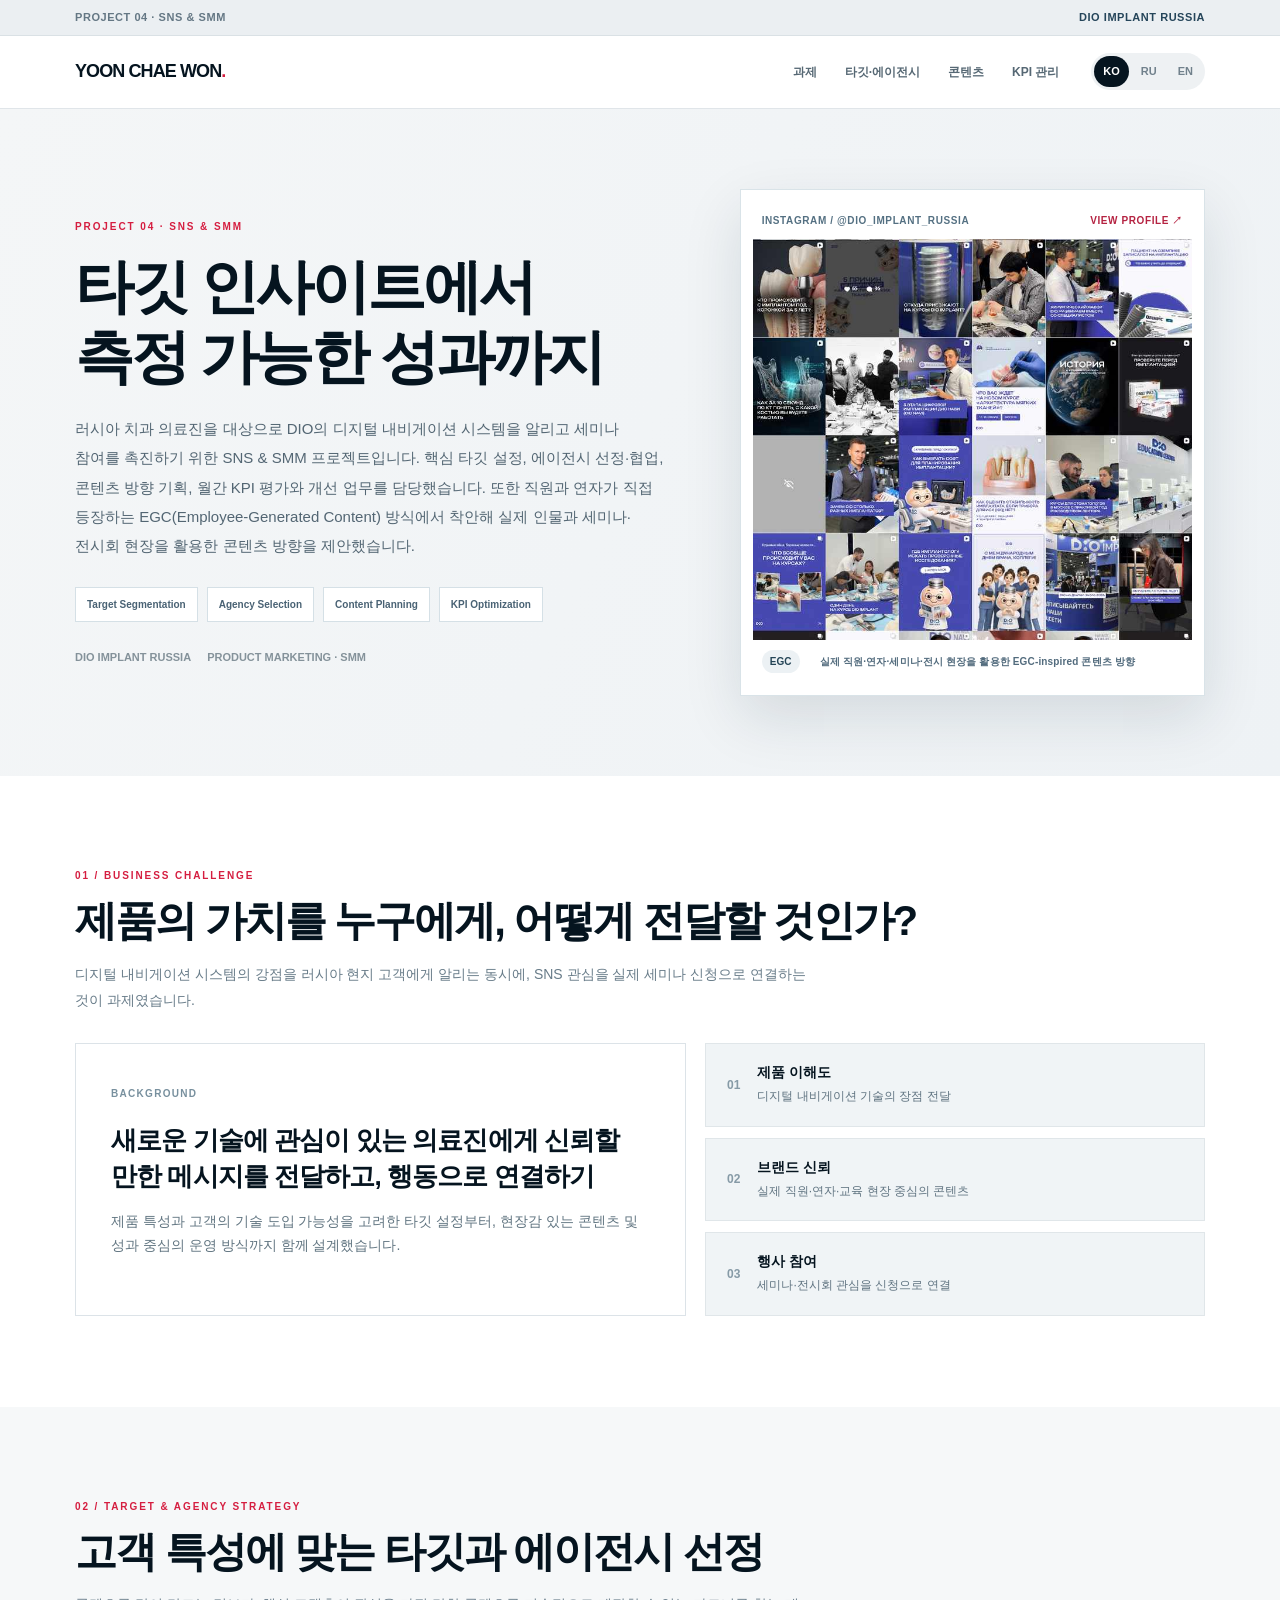
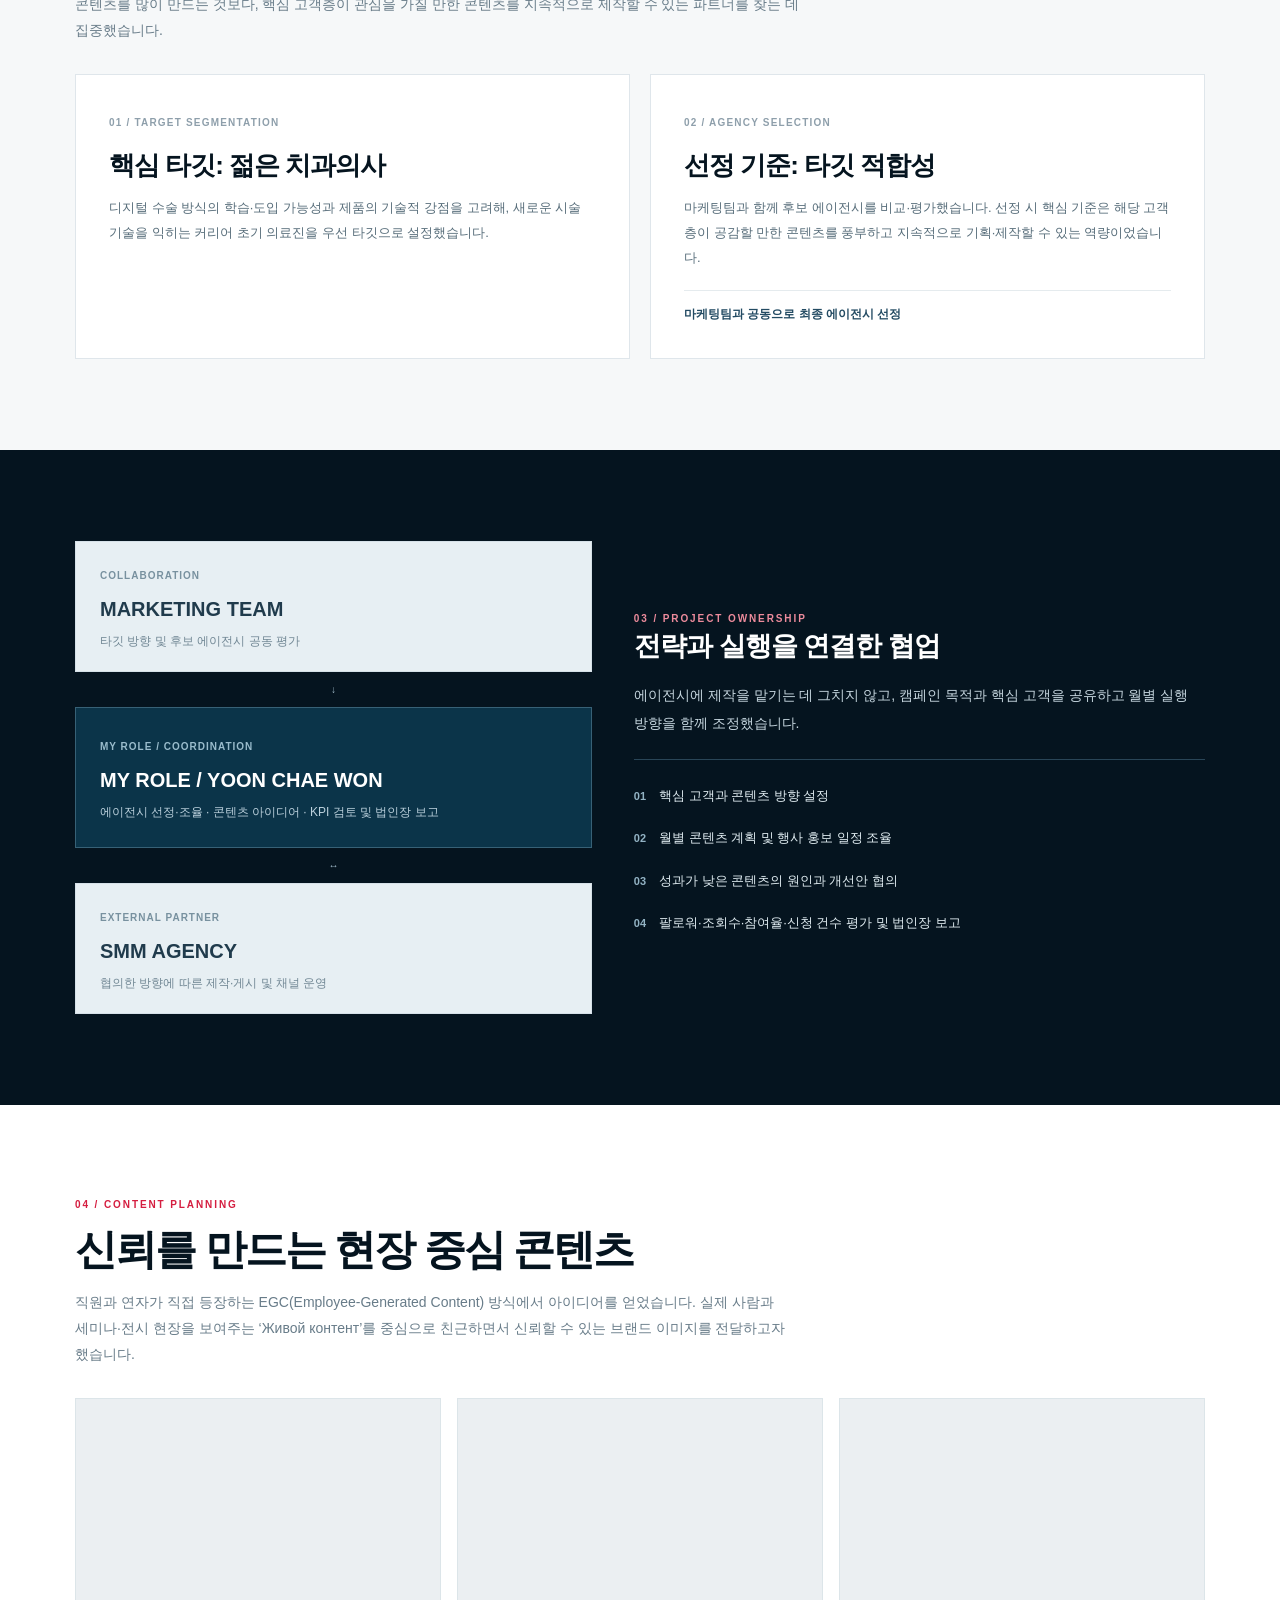
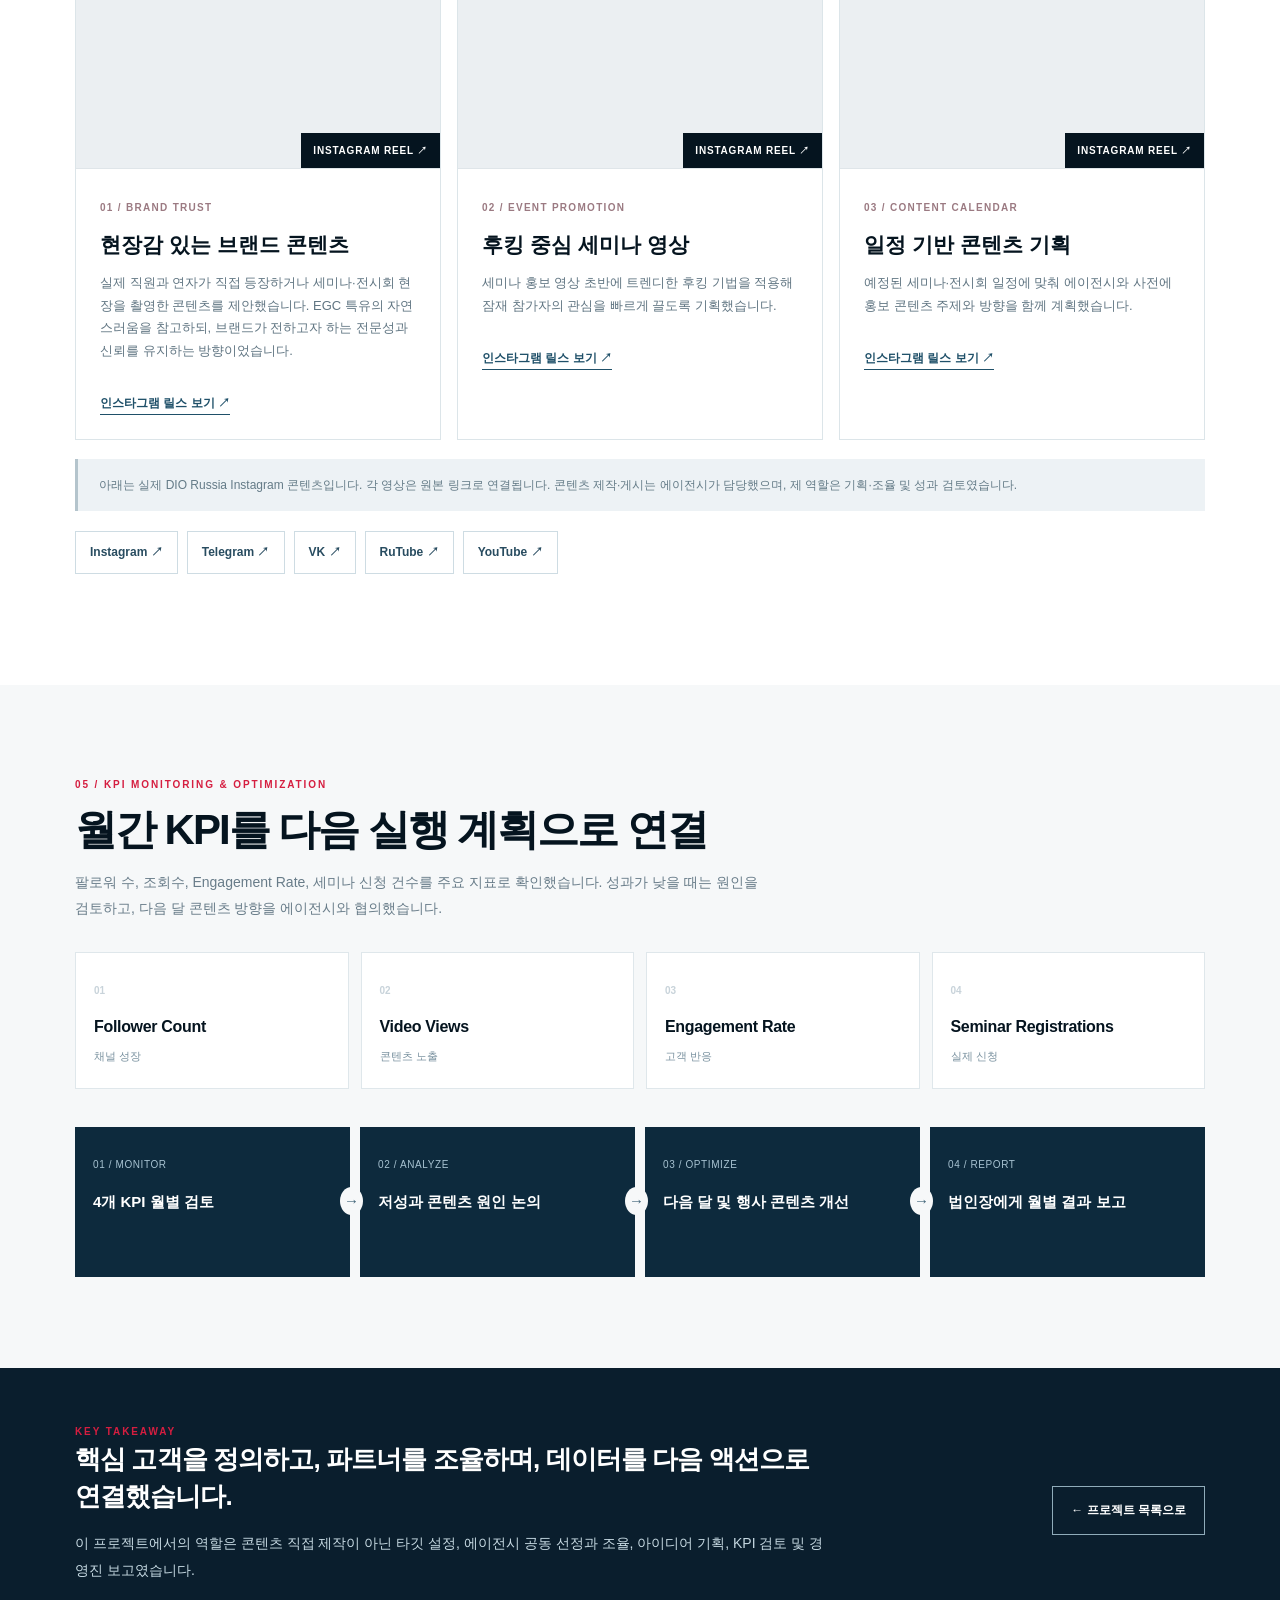
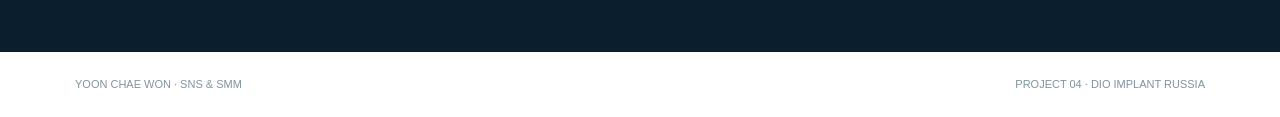
<file: sns-smm.html>
<!doctype html>
<html lang="ko"><head><meta charset="utf-8"><meta name="viewport" content="width=device-width,initial-scale=1">
<title>PROJECT 04 · SNS & SMM | Yoon Chae Won</title>
<meta name="description" content="Target-driven SMM and agency management for DIO Russia. Audience segmentation, content strategy, KPI monitoring and seminar promotion.">
<style>
:root{--navy:#05141f;--blue:#183449;--red:#d51e40;--gray:#61727e;--line:#e0e5e9;--off:#f5f7f8;--white:#fff;--light:#d0dae0}
*{box-sizing:border-box}html{scroll-behavior:smooth}body{margin:0;font:15px/1.72 Inter,'Noto Sans KR','NanumSquare','Segoe UI',Arial,sans-serif;background:white;color:var(--navy)}a{text-decoration:none;color:inherit}button{font:inherit;cursor:pointer}
.container{width:min(1130px,calc(100% - 48px));margin:auto}.preview-bar{background:#ebeff2;border-bottom:1px solid #dae1e5;padding:8px 0;font-size:11px;letter-spacing:.05em;color:#647784;font-weight:800}.preview-bar .container{display:flex;justify-content:space-between;gap:8px;align-items:center}.preview-bar b{color:#25455a}
.site-head{position:sticky;top:0;z-index:30;background:rgba(255,255,255,.97);border-bottom:1px solid var(--line);backdrop-filter:blur(8px)}.site-head-inner{height:72px;display:flex;align-items:center;gap:32px}.wordmark{font-size:18px;font-weight:850;letter-spacing:-.05em;white-space:nowrap}.wordmark i{font-style:normal;color:var(--red)}.nav{display:flex;align-items:center;gap:28px;margin-left:auto;font-size:12px;color:#566874;font-weight:750}.nav a:hover{color:var(--red)}.langs{display:flex;gap:3px;border-radius:22px;background:#eef1f3;padding:3px}.langs button{border:0;background:transparent;padding:6px 9px;border-radius:20px;font-size:11px;font-weight:800;color:#71818c}.langs button[aria-pressed="true"]{background:var(--navy);color:white}
.eyebrow{font-size:10px;letter-spacing:.19em;text-transform:uppercase;color:var(--red);font-weight:900}.hero{background:linear-gradient(115deg,#f4f6f7 0%,#eef2f5 100%);position:relative;overflow:hidden}.hero-inner{display:grid;grid-template-columns:1.08fr .92fr;align-items:center;gap:35px;min-height:610px;padding:80px 0}.hero h1{font-size:clamp(38px,4.6vw,63px);letter-spacing:-.055em;line-height:1.18;margin:17px 0 23px;word-break:keep-all;font-weight:850}.hero h1 span{color:#426075}.hero p{max-width:590px;line-height:1.94;color:#536673;font-size:15px;word-break:keep-all}.hero-tags{display:flex;flex-wrap:wrap;gap:9px;margin-top:27px}.hero-tags span{background:#fff;border:1px solid #d5e0e6;padding:8px 11px;font-size:11px;font-weight:800;color:#496274}.meta-small{display:flex;gap:16px;margin-top:26px;color:#84929a;font-size:11px;font-weight:700}
.browser-ill{background:white;border:1px solid #dae2e6;border-radius:10px;box-shadow:0 22px 55px rgba(17,43,59,.14);overflow:hidden;transform:translateY(13px)}.browser-top{height:34px;background:#eef2f4;display:flex;align-items:center;padding:0 14px;gap:6px}.browser-top i{height:6px;width:6px;border-radius:50%;background:#abbac4}.browser-top span{margin:auto;color:#8a9ba3;font-size:9px}.browser-inner{padding:21px;background:#fff}.browser-inner .mock-head{display:flex;align-items:center;justify-content:space-between;border-bottom:1px solid #e4e9ed;padding-bottom:18px}.browser-inner .mock-head b{font-size:15px;letter-spacing:-.02em}.browser-inner .mock-head small{font-size:9px;color:#607485}.mock-hero{padding:22px;background:linear-gradient(135deg,#0b2a3c,#254e60);color:#fff;min-height:169px;margin-top:17px;display:flex;flex-direction:column;justify-content:center}.mock-hero small{color:#96b9ca;font-size:10px;font-weight:700}.mock-hero strong{font-size:22px;line-height:1.25;margin:9px 0}.mock-hero em{font-style:normal;color:#d0e1e8;font-size:10px}.mock-cards{display:grid;grid-template-columns:repeat(3,1fr);gap:8px;margin-top:11px}.mock-card{background:#eaf0f3;padding:12px 8px;min-height:76px}.mock-card span{display:block;font-size:8px;color:#577181;letter-spacing:.04em}.mock-card b{font-size:11px}.browser-label{margin-top:10px;font-size:9px;color:#82929c;text-align:right}
.section{padding:91px 0}.section.soft{background:#f6f8f9}.section.dark{background:var(--navy);color:#fff}.section-head{margin-bottom:30px}.section-head h2{font-size:clamp(27px,3.4vw,42px);letter-spacing:-.048em;line-height:1.34;margin:9px 0 12px;word-break:keep-all}.section-head p{max-width:740px;color:#687c89;margin:0;font-size:14px;line-height:1.85;word-break:keep-all}.section.dark .section-head p{color:#b4c9d6}.section.dark .eyebrow{color:#ed8b9c}
.challenge-grid{display:grid;grid-template-columns:1.1fr .9fr;gap:19px;align-items:stretch}.challenge-lead{padding:35px;border:1px solid #dce3e8;background:#fff}.challenge-lead small{font-size:10px;color:#78909e;font-weight:900;letter-spacing:.13em}.challenge-lead h3{font-size:26px;letter-spacing:-.035em;line-height:1.38;margin:18px 0 14px}.challenge-lead p{color:#617581;font-size:14px;margin:0}.priority-list{display:flex;flex-direction:column;gap:11px}.priority{flex:1;background:#f0f4f6;border:1px solid #e0e6e9;padding:19px 21px;display:flex;align-items:center;gap:17px}.priority span{font-size:12px;color:#869aa6;font-weight:800}.priority b{display:block;font-size:14px;line-height:1.42}.priority em{font-style:normal;display:block;font-size:12px;color:#5f7380;margin-top:3px}
.research-grid{display:grid;grid-template-columns:repeat(3,1fr);gap:17px}.research-card{border:1px solid #e0e6e9;background:white;overflow:hidden;display:flex;flex-direction:column}.research-picture{height:194px;background:#eef2f5;overflow:hidden;border-bottom:1px solid #e0e6e9;position:relative}.research-picture img{width:100%;height:100%;object-fit:cover;object-position:center 23%;display:block}.research-picture .caption-ribbon{position:absolute;left:9px;bottom:8px;background:rgba(5,20,31,.86);padding:4px 7px;color:#fff;font-size:9px}.research-info{padding:25px;flex:1;display:flex;flex-direction:column}.research-info small{font-size:10px;font-weight:900;color:#9aa8b0;letter-spacing:.09em}.research-info h3{font-size:24px;margin:10px 0 6px;letter-spacing:-.035em}.research-info p{font-size:13px;line-height:1.8;color:#546a76;margin:0}.research-takeaway{margin-top:auto;padding-top:16px;border-top:1px solid #dfe5e8;font-size:12px;color:#1e4659;font-weight:750;line-height:1.65}.research-takeaway span{display:block;font-size:10px;color:#8a9da9;margin-bottom:5px;letter-spacing:.08em}.research-footnote{color:#83949c;font-size:11px;margin-top:16px}
.arrow-down{height:48px;display:flex;justify-content:center;align-items:center;font-size:20px;color:#7a8994}.decision-bar{background:#102b3c;padding:25px 28px;color:white;display:grid;grid-template-columns:repeat(3,1fr);gap:18px}.decision-bar div:not(:last-child){border-right:1px solid #3e5a69;padding-right:18px}.decision-bar small{display:block;color:#8eacbc;font-weight:800;font-size:10px}.decision-bar b{display:block;font-size:14px;margin-top:5px}.decision-bar span{font-size:11px;color:#b9cbd5}
.ownership{display:grid;grid-template-columns:.95fr 1.05fr;gap:42px;align-items:center}.ownership-diagram{display:grid;gap:9px}.owner-item{background:#fff;color:#203b4c;border:1px solid #d6e1e8;padding:19px 24px}.owner-item.small{background:#e7eff3}.owner-item.feature{background:#0b3449;border-color:#376176;color:#fff;padding:24px}.owner-item small{font-size:10px;font-weight:800;letter-spacing:.1em;color:#78919f}.owner-item.feature small{color:#9abccc}.owner-item strong{font-size:20px;display:block;margin:5px 0}.owner-item p{font-size:12px;margin:0;color:#718794}.owner-item.feature p{color:#bbd0dc}.owner-arrow{display:flex;justify-content:center;align-items:center;gap:12px;font-size:10px;color:#a3bdcb}.ownership-copy h3{font-size:27px;line-height:1.4;letter-spacing:-.035em;margin:0 0 17px}.ownership-copy p{color:#c5d5de;font-size:14px;line-height:1.95}.ownership-points{border-top:1px solid #294557;padding-top:15px;margin-top:22px}.ownership-points div{padding:10px 0;font-size:13px;color:#e1edf2}.ownership-points span{color:#93b3c4;font-size:11px;font-weight:900;margin-right:13px}
.work-list{display:grid;gap:29px}.work-row{display:grid;grid-template-columns:1fr 1fr;min-height:370px;border:1px solid #e0e6e9;overflow:hidden}.work-row:nth-child(even) .work-visual{order:2}.work-text{padding:43px 44px;display:flex;flex-direction:column;justify-content:center}.work-text small{font-size:10px;letter-spacing:.14em;color:#899aa4;font-weight:900}.work-text h3{font-size:28px;letter-spacing:-.038em;line-height:1.4;margin:14px 0 12px}.work-text p{font-size:14px;color:#627480;line-height:1.91;margin:0 0 20px}.work-text .link{font-size:12px;color:#163c52;font-weight:850}.work-text .link:hover{color:var(--red)}.work-visual{position:relative;display:flex;align-items:center;justify-content:center;padding:28px;background:#edf2f4;overflow:hidden}.work-visual p{font-size:10px;color:#718997;position:absolute;bottom:9px;right:18px;margin:0}.tile-visual{display:grid;grid-template-columns:repeat(2,1fr);gap:10px;width:100%;max-width:405px}.tile{background:#fff;padding:22px;min-height:137px;border:1px solid #dfe8ed;display:flex;flex-direction:column;justify-content:center;gap:13px}.tile i{font-style:normal;font-size:25px;color:#467087}.tile b{font-size:13px}.tile span{font-size:10px;color:#8297a2}.seminar-funnel{width:min(100%,360px);background:white;padding:24px;border:1px solid #dce6ea;box-shadow:0 15px 25px rgba(12,44,58,.06)}.seminar-funnel .stage{padding:14px;border:1px solid #dbe5e9;font-size:13px;font-weight:800;display:flex;justify-content:space-between;align-items:center}.seminar-funnel .stage.highlight{background:#0c2e41;color:white;border-color:#0c2e41}.seminar-funnel .stage span{font-size:10px;font-weight:600}.seminar-funnel .down{display:block;text-align:center;padding:7px;font-size:14px;color:#90a4b0}.order-img{max-width:100%;max-height:375px;object-fit:contain;box-shadow:0 12px 22px rgba(12,38,55,.12);border:1px solid #dce5e9}.order-visual{background:#e9eff3;padding:30px}
.outcomes{display:grid;grid-template-columns:.95fr .95fr 1.1fr;gap:14px}.outcome-card{padding:29px 25px;border:1px solid #e0e6e9;background:#fff}.outcome-card small{color:#79909d;font-size:10px;font-weight:850;letter-spacing:.09em}.outcome-card strong{font-size:46px;font-weight:850;letter-spacing:-.05em;display:block;line-height:1.2;margin:17px 0 13px}.outcome-card p{margin:0;color:#637681;font-size:12px;line-height:1.8}.result-note{padding:16px 20px;background:#eef2f4;color:#596d79;margin-top:18px;font-size:12px;border-left:3px solid #9cb0bc}
.closer{background:#0a1e2d;color:#fff;padding:55px 0}.closer .container{display:flex;justify-content:space-between;gap:25px;align-items:center}.closer h2{font-size:26px;letter-spacing:-.035em;max-width:760px;line-height:1.45;margin:0}.closer a{border:1px solid #90acba;color:#fff;padding:13px 18px;font-size:12px;white-space:nowrap;font-weight:800}.footer{font-size:11px;color:#80939d;padding:23px 0}.footer .container{display:flex;justify-content:space-between;gap:15px}
@media(max-width:920px){.nav{display:none}.hero-inner{grid-template-columns:1fr;min-height:0;padding:62px 0}.browser-ill{max-width:550px}.research-grid{grid-template-columns:1fr 1fr}.ownership{grid-template-columns:1fr;gap:28px}.outcomes{grid-template-columns:1fr 1fr}.outcome-card:last-child{grid-column:1/-1}}
@media(max-width:630px){.container{width:calc(100% - 32px)}.preview-bar{font-size:9px}.site-head-inner{height:60px;gap:10px}.wordmark{font-size:14px}.langs{margin-left:auto}.hero h1{font-size:39px}.hero-inner{padding:53px 0}.hero p{font-size:13px}.browser-inner{padding:14px}.section{padding:62px 0}.section-head h2{font-size:29px}.challenge-grid,.research-grid,.work-row,.outcomes{grid-template-columns:1fr}.work-row:nth-child(even) .work-visual{order:0}.research-picture{height:190px}.challenge-lead{padding:23px}.work-visual{min-height:250px}.work-text{padding:26px}.work-text h3{font-size:24px}.decision-bar{grid-template-columns:1fr;gap:12px;padding:22px}.decision-bar div:not(:last-child){border-right:0;border-bottom:1px solid #3e5a69;padding-bottom:12px}.outcome-card:last-child{grid-column:auto}.closer .container{display:block}.closer a{display:inline-block;margin-top:22px}.footer .container{display:block}.hero-tags span{font-size:10px}}
@media(prefers-reduced-motion:reduce){html{scroll-behavior:auto}}

/* V2 — primary sources, detailed benchmarking, no generated/simulated site screenshots. */
.actual-site-hero{margin:0;background:#fff;border:1px solid #d9e2e7;overflow:hidden;box-shadow:0 20px 42px rgba(13,39,54,.13);border-radius:8px}
.actual-site-image{background:#e7ebee;min-height:280px;display:flex;align-items:center;justify-content:center;padding:13px}
.actual-site-image img{display:block;width:100%;height:auto;max-height:360px;object-fit:contain}
.actual-site-hero figcaption{display:flex;flex-direction:column;gap:3px;padding:15px 19px;background:white}
.actual-site-hero figcaption span{font-size:9px;letter-spacing:.11em;font-weight:850;color:#8795a0}
.actual-site-hero figcaption b{font-size:12px;line-height:1.55}
.actual-site-hero figcaption a{font-size:11px;font-weight:800;color:#19567a;text-decoration:underline;text-underline-offset:2px}
.research-method{display:grid;grid-template-columns:200px 1fr;align-items:start;gap:22px;margin:0 0 24px;padding:20px 25px;border-left:3px solid #cbd8df;background:#eaf0f3}
.research-method p{margin:0;color:#536a78;font-size:13px;line-height:1.85}
.research-info{padding:23px!important}
.research-picture{height:204px}
.research-card h3{font-size:23px}
.research-card .research-summary{color:#506671;font-size:12px;line-height:1.7;margin:5px 0 12px}
.research-detail{border-top:1px solid #e6ebef;padding-top:12px;margin-top:7px}
.research-detail strong{display:block;font-size:10px;letter-spacing:.065em;color:#173c52;margin-bottom:5px}
.research-detail p{margin:0;font-size:12px;line-height:1.75;color:#576c78;word-break:keep-all}
.research-detail.opportunity strong{color:#a05f2a}
.research-takeaway{margin-top:14px;padding-top:13px;border-top:1px solid #cedde5;color:#1c4b65;font-size:12px;font-weight:750;line-height:1.7}
.research-takeaway span{display:block;font-size:9px;font-weight:900;letter-spacing:.08em;color:#8598a4;margin-bottom:4px}
.source-actions{display:flex;gap:13px;flex-wrap:wrap;margin-top:16px;padding-top:12px;border-top:1px solid #ecf0f2}
.source-actions a{font-size:10px;font-weight:800;color:#21506a;text-decoration:underline;text-underline-offset:2px}
.evidence-intro{padding:45px 0 21px}
.evidence-intro h3{font-size:clamp(22px,2.9vw,33px);letter-spacing:-.038em;margin:7px 0 9px;line-height:1.3}
.evidence-intro p{max-width:720px;margin:0;color:#697d88;font-size:13px}
.evidence-grid{display:grid;grid-template-columns:repeat(3,1fr);gap:15px}
.evidence-card{background:#fff;border:1px solid #dce5e9;overflow:hidden;display:flex;flex-direction:column}
.evidence-img{height:218px;background:#e9eff2;display:flex;align-items:center;justify-content:center;padding:10px}
.evidence-img img{max-height:100%;max-width:100%;object-fit:contain;display:block}
.evidence-copy{padding:19px 21px 22px;flex:1;display:flex;flex-direction:column;gap:9px}
.evidence-copy small{color:#899aa4;font-weight:850;font-size:9px;letter-spacing:.08em}
.evidence-copy h4{font-size:17px;letter-spacing:-.025em;margin:0;line-height:1.4}
.evidence-copy p{font-size:12px;color:#586d79;line-height:1.85;margin:0;flex:1}
.evidence-copy a{font-size:11px;color:#1d546f;font-weight:850;text-decoration:underline;text-underline-offset:2px}
.work-real-photo{display:block;max-width:100%;max-height:360px;object-fit:contain;box-shadow:0 10px 24px rgba(7,33,49,.12)}
.work-real-photo.cover-portrait{width:auto;max-height:370px}
.work-real-photo.wide-photo{width:100%;max-height:340px}
.work-visual{background:#eff3f5}
@media(max-width:920px){.research-method{grid-template-columns:1fr;gap:5px}.evidence-grid{grid-template-columns:1fr 1fr}}
@media(max-width:630px){.research-method{padding:18px}.research-grid,.evidence-grid{grid-template-columns:1fr}.evidence-img{height:240px}.actual-site-image{min-height:180px}.actual-site-image img{max-height:250px}.research-picture{height:230px}}
.evidence-grid{grid-template-columns:repeat(2,minmax(0,1fr));gap:18px}
.evidence-img{height:265px}
.evidence-card{min-width:0}
#evidence-note:empty{display:none}
@media(max-width:750px){.evidence-grid{grid-template-columns:1fr}.evidence-img{height:220px}}


/* PROJECT 04: matching Project 03 typography, palette and section treatment */
.hero-inner{grid-template-columns:1.15fr .85fr;min-height:550px}
.hero-copy{max-width:650px}
.signal-art{background:#fff;border:1px solid #d9e3e8;box-shadow:0 22px 55px rgba(17,43,59,.12);padding:28px;display:grid;gap:16px}
.signal-top{display:flex;justify-content:space-between;align-items:center;border-bottom:1px solid #e0e6e9;padding-bottom:15px;font-size:10px;letter-spacing:.13em;color:#8095a1;font-weight:850}
.signal-art .bar{background:#edf2f5;border-left:3px solid #7695a6;padding:15px 17px;display:flex;align-items:center;justify-content:space-between;gap:10px;font-size:12px;font-weight:800}
.signal-art .bar.highlight{color:white;background:#102b3c;border-left-color:#d51e40}
.signal-art .bar span{font-size:10px;font-weight:600;opacity:.72}
.hero-tags span{font-size:10px}
.strategy-grid{display:grid;grid-template-columns:1fr 1fr;gap:20px}
.strategy-card{padding:33px;background:#fff;border:1px solid #dfe6eb;min-height:275px}
.strategy-card small{font-size:10px;font-weight:900;letter-spacing:.12em;color:#8e9fab}
.strategy-card h3{font-size:26px;letter-spacing:-.038em;margin:14px 0 12px;line-height:1.36}
.strategy-card p{font-size:13px;color:#576d7a;line-height:1.9}
.strategy-card .decision{border-top:1px solid #e5ebee;margin-top:20px;padding-top:13px;color:#234b63;font-size:12px;font-weight:800}
.content-grid{display:grid;grid-template-columns:repeat(3,1fr);gap:16px}
.content-card{background:#fff;border:1px solid #dce5e9;overflow:hidden}
.content-illustration{height:175px;display:flex;align-items:center;justify-content:center;position:relative;background:#e9eff2;overflow:hidden}
.content-illustration span{border:1px solid #c7d5dd;padding:18px 22px;color:#325269;font-weight:850;letter-spacing:.08em;font-size:15px;background:rgba(255,255,255,.65)}
.content-illustration .sub{position:absolute;bottom:12px;right:16px;font-size:9px;color:#78909f;font-weight:800}
.content-card-copy{padding:24px}
.content-card-copy small{font-size:10px;letter-spacing:.13em;font-weight:850;color:#9b7a82}
.content-card h3{font-size:21px;line-height:1.37;margin:12px 0}
.content-card p{font-size:13px;color:#607582}
.kpi-grid{display:grid;grid-template-columns:repeat(4,1fr);gap:12px;margin:25px 0 38px}
.kpi-card{background:#fff;padding:23px 18px;border:1px solid #dfe7eb}
.kpi-card .num{color:#c8d3da;font-size:10px;font-weight:900}
.kpi-card strong{display:block;margin:11px 0 6px;font-size:16px;letter-spacing:-.02em}
.kpi-card p{font-size:11px;color:#78909e;margin:0}
.process{display:grid;grid-template-columns:repeat(4,1fr);gap:10px}
.process-item{background:#0d2a3d;color:#fff;padding:23px 18px;min-height:150px;position:relative}
.process-item small{color:#a7c2d1;font-size:10px;letter-spacing:.06em}
.process-item b{display:block;font-size:15px;margin:13px 0 0}
.process-item:not(:last-child):after{content:'→';position:absolute;right:-13px;top:40%;z-index:2;background:#f6f8f9;border-radius:50%;color:#44677b;padding:1px 4px}
.big-result{display:grid;grid-template-columns:.7fr 1.3fr;gap:36px;align-items:center;border:1px solid #dce5e9;background:#fff;padding:45px}
.big-result strong{font-size:clamp(85px,11vw,145px);font-weight:850;line-height:1;letter-spacing:-.08em;color:#102b3c}
.big-result small{font-size:11px;letter-spacing:.12em;font-weight:900;color:#bc3651}
.big-result h3{font-size:29px;line-height:1.37;letter-spacing:-.035em;margin:14px 0}
.big-result p{color:#657985;font-size:13px}
.channel-links{display:flex;flex-wrap:wrap;gap:9px;margin:20px 0}
.channel-links a{background:#fff;border:1px solid #cedce3;padding:10px 14px;font-size:12px;font-weight:800;color:#284c60}
.channel-links a:hover{border-color:#d51e40;color:#d51e40}
.report-note{margin-top:19px;border-left:3px solid #b4c4cc;background:#edf2f5;padding:16px 21px;color:#647b87;font-size:12px}
.end-note{max-width:760px;color:#c6d9e2;font-size:14px;line-height:1.9}
@media(max-width:920px){.content-grid{grid-template-columns:1fr 1fr}.kpi-grid,.process{grid-template-columns:1fr 1fr}}
@media(max-width:630px){.strategy-grid,.content-grid,.kpi-grid,.process,.big-result{grid-template-columns:1fr}.signal-art{padding:17px}.strategy-card{min-height:0;padding:24px}.content-illustration{height:140px}.process-item{min-height:90px}.process-item:not(:last-child):after{display:none}.big-result{padding:25px}.section{padding:62px 0}}

/* Social media case study: live Instagram covers and responsive profile-style hero */
.instagram-hero{border:1px solid #d9e3e8;background:#fff;box-shadow:0 22px 55px rgba(17,43,59,.12);padding:12px;min-width:0}
.ig-hero-head,.ig-hero-footer{display:flex;justify-content:space-between;gap:12px;padding:10px 9px;color:#547082;font-size:10px;letter-spacing:.06em;font-weight:850}
.ig-hero-head a{color:#b52342}.ig-hero-grid{display:grid;grid-template-columns:1fr 1fr;gap:7px}
.ig-hero-tile{height:330px;background:#e6ecef;position:relative;overflow:hidden;display:block}
.ig-hero-tile iframe{width:100%;height:480px;border:0;background:#e6ecef;pointer-events:none}
.ig-hero-tile>span{position:absolute;bottom:0;left:0;right:0;padding:12px 9px;background:#05141f;color:#fff;font-size:10px;font-weight:850;letter-spacing:.06em;text-align:center}
.reel-preview{position:relative;height:370px;background:#ebeff2;border-bottom:1px solid #dfe5e9;overflow:hidden}
.reel-preview iframe{display:block;width:100%;height:470px;border:0;background:#ebeff2}
.reel-fallback{position:absolute;bottom:0;right:0;background:#05141f;color:#fff;font-size:10px;font-weight:800;padding:9px 12px;letter-spacing:.08em}
.reel-cta{display:inline-block;margin-top:18px;border-bottom:1px solid #1f5069;color:#1f5069;font-weight:850;font-size:12px}
.reel-cta:hover{color:#d51e40;border-color:#d51e40}
@media(max-width:920px){.ig-hero-tile{height:290px}.reel-preview{height:330px}}
@media(max-width:630px){.ig-hero-tile{height:240px}.reel-preview{height:380px}.reel-preview iframe{height:480px}}

.ig-grid-cover{display:block;overflow:hidden;background:#edf2f5}
.ig-grid-cover img{display:block;width:100%;height:auto;aspect-ratio:1090/995;object-fit:cover;object-position:center top;transition:transform .25s ease}
.ig-grid-cover:hover img{transform:scale(1.015)}
.ig-hero-footer{line-height:1.5;letter-spacing:.015em;justify-content:flex-start;align-items:center;color:#526b7d;white-space:normal}
.ig-hero-footer:before{content:'EGC';background:#ecf1f4;color:#244456;padding:4px 8px;border-radius:13px;font-size:10px;font-weight:900;margin-right:8px}
@media(max-width:630px){.ig-grid-cover img{max-height:none}}
</style></head><body>
<div class="preview-bar"><div class="container"><span>PROJECT 04 · SNS & SMM</span><b>DIO IMPLANT RUSSIA</b></div></div>
<header class="site-head"><div class="container site-head-inner"><a class="wordmark" id="wordmark" href="./index.html?lang=ko#projects">YOON CHAE WON<i>.</i></a><nav class="nav" id="nav"></nav><div class="langs" aria-label="Select language"><button data-lang="ko" aria-pressed="true">KO</button><button data-lang="ru" aria-pressed="false">RU</button><button data-lang="en" aria-pressed="false">EN</button></div></div></header>
<main>
<section class="hero" id="top"><div class="container hero-inner"><div><div class="eyebrow">PROJECT 04 · SNS & SMM</div><h1 id="hero-title"></h1><p class="hero-copy" id="hero-copy"></p><div class="hero-tags" id="tags"></div><div class="meta-small"><span>DIO IMPLANT RUSSIA</span><span>PRODUCT MARKETING · SMM</span></div></div>
<div class="instagram-hero" aria-label="DIO Implant Russia Instagram account content overview">
<div class="ig-hero-head"><span>INSTAGRAM / @DIO_IMPLANT_RUSSIA</span><a href="https://www.instagram.com/dio_implant_russia/" target="_blank" rel="noopener noreferrer">VIEW PROFILE ↗</a></div>
<a class="ig-grid-cover" href="https://www.instagram.com/dio_implant_russia/" target="_blank" rel="noopener noreferrer" aria-label="Open DIO Implant Russia Instagram profile">
<img src="./assets/project04/instagram-grid.jpg" width="750" height="685" alt="Actual DIO Implant Russia Instagram profile grid of product education, employee participation and seminar content" loading="eager" fetchpriority="high">
</a>
<div class="ig-hero-footer" id="ig-egc-caption"></div>
</div></div></section>
<section class="section" id="challenge"><div class="container"><div class="section-head"><div class="eyebrow">01 / BUSINESS CHALLENGE</div><h2 id="challenge-title"></h2><p id="challenge-lead"></p></div><div class="challenge-grid"><div class="challenge-lead"><small>BACKGROUND</small><h3 id="challenge-big"></h3><p id="challenge-detail"></p></div><div class="priority-list" id="priorities"></div></div></div></section>
<section class="section soft" id="strategy"><div class="container"><div class="section-head"><div class="eyebrow">02 / TARGET & AGENCY STRATEGY</div><h2 id="strategy-title"></h2><p id="strategy-lead"></p></div><div class="strategy-grid"><article class="strategy-card"><small>01 / TARGET SEGMENTATION</small><h3 id="target-title"></h3><p id="target-copy"></p></article><article class="strategy-card"><small>02 / AGENCY SELECTION</small><h3 id="agency-title"></h3><p id="agency-copy"></p><div class="decision" id="agency-result"></div></article></div></div></section>
<section class="section dark" id="ownership"><div class="container"><div class="ownership"><div class="ownership-diagram"><div class="owner-item small"><small>COLLABORATION</small><strong id="team1"></strong><p id="team1desc"></p></div><div class="owner-arrow">↓</div><div class="owner-item feature"><small>MY ROLE / COORDINATION</small><strong id="team2"></strong><p id="team2desc"></p></div><div class="owner-arrow">↔</div><div class="owner-item small"><small>EXTERNAL PARTNER</small><strong id="team3"></strong><p id="team3desc"></p></div></div><div class="ownership-copy"><div class="eyebrow">03 / PROJECT OWNERSHIP</div><h3 id="ownership-title"></h3><p id="ownership-lead"></p><div class="ownership-points" id="ownership-points"></div></div></div></div></section>
<section class="section" id="content"><div class="container"><div class="section-head"><div class="eyebrow">04 / CONTENT PLANNING</div><h2 id="content-title"></h2><p id="content-lead"></p></div><div class="content-grid" id="content-cards"></div><div class="report-note" id="evidence"></div><div class="channel-links" id="channel-links"></div></div></section>
<section class="section soft" id="kpi"><div class="container"><div class="section-head"><div class="eyebrow">05 / KPI MONITORING & OPTIMIZATION</div><h2 id="kpi-title"></h2><p id="kpi-lead"></p></div><div class="kpi-grid" id="kpi-cards"></div><div class="process" id="process"></div></div></section>

<section class="closer"><div class="container"><div><div class="eyebrow">KEY TAKEAWAY</div><h2 id="takeaway-title"></h2><p class="end-note" id="takeaway-copy"></p></div><a id="back" href="./index.html?lang=ko#projects"></a></div></section>
</main><footer class="footer"><div class="container"><span>YOON CHAE WON · SNS & SMM</span><span>PROJECT 04 · DIO IMPLANT RUSSIA</span></div></footer>
<script>
const DATA={"ko":{"nav":["과제","타깃·에이전시","콘텐츠","KPI 관리"],"heroTitle":"타깃 인사이트에서<br>측정 가능한 성과까지","heroCopy":"러시아 치과 의료진을 대상으로 DIO의 디지털 내비게이션 시스템을 알리고 세미나 참여를 촉진하기 위한 SNS & SMM 프로젝트입니다. 핵심 타깃 설정, 에이전시 선정·협업, 콘텐츠 방향 기획, 월간 KPI 평가와 개선 업무를 담당했습니다. 또한 직원과 연자가 직접 등장하는 EGC(Employee-Generated Content) 방식에서 착안해 실제 인물과 세미나·전시회 현장을 활용한 콘텐츠 방향을 제안했습니다.","tags":["Target Segmentation","Agency Selection","Content Planning","KPI Optimization"],"challengeTitle":"제품의 가치를 누구에게, 어떻게 전달할 것인가?","challengeLead":"디지털 내비게이션 시스템의 강점을 러시아 현지 고객에게 알리는 동시에, SNS 관심을 실제 세미나 신청으로 연결하는 것이 과제였습니다.","challengeBig":"새로운 기술에 관심이 있는 의료진에게 신뢰할 만한 메시지를 전달하고, 행동으로 연결하기","challengeDetail":"제품 특성과 고객의 기술 도입 가능성을 고려한 타깃 설정부터, 현장감 있는 콘텐츠 및 성과 중심의 운영 방식까지 함께 설계했습니다.","priorities":[["제품 이해도","디지털 내비게이션 기술의 장점 전달"],["브랜드 신뢰","실제 직원·연자·교육 현장 중심의 콘텐츠"],["행사 참여","세미나·전시회 관심을 신청으로 연결"]],"strategyTitle":"고객 특성에 맞는 타깃과 에이전시 선정","strategyLead":"콘텐츠를 많이 만드는 것보다, 핵심 고객층이 관심을 가질 만한 콘텐츠를 지속적으로 제작할 수 있는 파트너를 찾는 데 집중했습니다.","targetTitle":"핵심 타깃: 젊은 치과의사","targetCopy":"디지털 수술 방식의 학습·도입 가능성과 제품의 기술적 강점을 고려해, 새로운 시술 기술을 익히는 커리어 초기 의료진을 우선 타깃으로 설정했습니다.","agencyTitle":"선정 기준: 타깃 적합성","agencyCopy":"마케팅팀과 함께 후보 에이전시를 비교·평가했습니다. 선정 시 핵심 기준은 해당 고객층이 공감할 만한 콘텐츠를 풍부하고 지속적으로 기획·제작할 수 있는 역량이었습니다.","agencyResult":"마케팅팀과 공동으로 최종 에이전시 선정","ownershipTitle":"전략과 실행을 연결한 협업","ownershipLead":"에이전시에 제작을 맡기는 데 그치지 않고, 캠페인 목적과 핵심 고객을 공유하고 월별 실행 방향을 함께 조정했습니다.","team1":"MARKETING TEAM","team1desc":"타깃 방향 및 후보 에이전시 공동 평가","team2":"MY ROLE / YOON CHAE WON","team2desc":"에이전시 선정·조율 · 콘텐츠 아이디어 · KPI 검토 및 법인장 보고","team3":"SMM AGENCY","team3desc":"협의한 방향에 따른 제작·게시 및 채널 운영","ownershipPoints":["핵심 고객과 콘텐츠 방향 설정","월별 콘텐츠 계획 및 행사 홍보 일정 조율","성과가 낮은 콘텐츠의 원인과 개선안 협의","팔로워·조회수·참여율·신청 건수 평가 및 법인장 보고"],"contentTitle":"신뢰를 만드는 현장 중심 콘텐츠","contentLead":"직원과 연자가 직접 등장하는 EGC(Employee-Generated Content) 방식에서 아이디어를 얻었습니다. 실제 사람과 세미나·전시 현장을 보여주는 ‘Живой контент’를 중심으로 친근하면서 신뢰할 수 있는 브랜드 이미지를 전달하고자 했습니다.","content1Title":"현장감 있는 브랜드 콘텐츠","content1Copy":"실제 직원과 연자가 직접 등장하거나 세미나·전시회 현장을 촬영한 콘텐츠를 제안했습니다. EGC 특유의 자연스러움을 참고하되, 브랜드가 전하고자 하는 전문성과 신뢰를 유지하는 방향이었습니다.","content2Title":"후킹 중심 세미나 영상","content2Copy":"세미나 홍보 영상 초반에 트렌디한 후킹 기법을 적용해 잠재 참가자의 관심을 빠르게 끌도록 기획했습니다.","content3Title":"일정 기반 콘텐츠 기획","content3Copy":"예정된 세미나·전시회 일정에 맞춰 에이전시와 사전에 홍보 콘텐츠 주제와 방향을 함께 계획했습니다.","kpiTitle":"월간 KPI를 다음 실행 계획으로 연결","kpiLead":"팔로워 수, 조회수, Engagement Rate, 세미나 신청 건수를 주요 지표로 확인했습니다. 성과가 낮을 때는 원인을 검토하고, 다음 달 콘텐츠 방향을 에이전시와 협의했습니다.","metricDescriptions":["채널 성장","콘텐츠 노출","고객 반응","실제 신청"],"steps":[["01 / MONITOR","4개 KPI 월별 검토"],["02 / ANALYZE","저성과 콘텐츠 원인 논의"],["03 / OPTIMIZE","다음 달 및 행사 콘텐츠 개선"],["04 / REPORT","법인장에게 월별 결과 보고"]],"resultTitle":"콘텐츠 전략을 신청 성과와 연결","resultLead":"후킹 중심의 세미나 홍보 영상을 적용한 이후 세미나 신청 속도가 이전보다 1.5배 높아졌습니다.","resultLabel":"FASTER SEMINAR REGISTRATION PACE","resultDetail":"세미나 신청 ‘건수’가 1.5배 늘었다는 의미가 아닌, 신청이 들어오는 속도 기준의 변화입니다.","resultNote":"성과 수치는 실제 경험을 바탕으로 기재했습니다. 공개된 비교 기간·모수 및 채널별 상세 수치가 없어 임의의 월별 추이 차트는 사용하지 않았습니다. 신청 증가에 여러 요인이 영향을 미칠 수 있어 후킹 영상만의 인과 효과로 단정하지 않습니다.","takeawayTitle":"핵심 고객을 정의하고, 파트너를 조율하며, 데이터를 다음 액션으로 연결했습니다.","takeawayCopy":"이 프로젝트에서의 역할은 콘텐츠 직접 제작이 아닌 타깃 설정, 에이전시 공동 선정과 조율, 아이디어 기획, KPI 검토 및 경영진 보고였습니다.","channels":"관련 공식 SNS 채널","back":"← 프로젝트 목록으로","evidence":"아래는 실제 DIO Russia Instagram 콘텐츠입니다. 각 영상은 원본 링크로 연결됩니다. 콘텐츠 제작·게시는 에이전시가 담당했으며, 제 역할은 기획·조율 및 성과 검토였습니다.","openReel":"인스타그램 릴스 보기","egcCaption":"실제 직원·연자·세미나·전시 현장을 활용한 EGC-inspired 콘텐츠 방향"},"ru":{"nav":["Задача","Аудитория и агентство","Контент","KPI"],"heroTitle":"От понимания аудитории<br>к измеримому результату","heroCopy":"Этот SNS/SMM-проект был направлен на повышение узнаваемости цифровой навигационной системы DIO среди стоматологов в России и продвижение семинаров. Я участвовала в выборе целевой аудитории и агентства, координации, контент-планировании и ежемесячном анализе KPI. Вдохновляясь подходом Employee-Generated Content (EGC), я предлагала контент с реальными сотрудниками, спикерами и кадрами с семинаров и выставок.","tags":["Сегментация аудитории","Выбор агентства","Контент-планирование","Оптимизация KPI"],"challengeTitle":"Кому и как показать ценность продукта?","challengeLead":"Задачей было донести преимущества цифровой навигации до локальной аудитории и превратить интерес в социальных сетях в регистрации на семинары.","challengeBig":"Показать новую технологию врачам, открытым к обучению, и сформировать доверие","challengeDetail":"Мы связали специфику продукта и готовность аудитории осваивать технологии с выбором партнёра, форматами контента и оценкой результатов.","priorities":[["Понимание продукта","Преимущества цифровой навигации"],["Доверие к бренду","Реальные сотрудники, спикеры и мероприятия"],["Участие в событиях","Переход от интереса к регистрации"]],"strategyTitle":"Аудитория и агентство: выбор по задаче","strategyLead":"Критерием был не просто объём публикаций, а способность регулярно создавать материалы, которые действительно заинтересуют приоритетную аудиторию.","targetTitle":"Основная аудитория: молодые стоматологи","targetCopy":"Учитывая особенности цифровой технологии и потенциал её освоения, мы выделили врачей на ранних этапах карьеры, заинтересованных в обучении новым методикам.","agencyTitle":"Критерий: релевантность аудитории","agencyCopy":"Совместно с отделом маркетинга я сравнивала и оценивала SMM-агентства. Ключевым фактором стала способность регулярно создавать разнообразный контент, близкий нашей целевой аудитории.","agencyResult":"Совместное финальное решение по выбору агентства","ownershipTitle":"Связующее звено между стратегией и исполнением","ownershipLead":"Работа не ограничивалась передачей задач агентству: мы согласовывали цели, обсуждали контент-план и корректировали подход по итогам месяца.","team1":"ОТДЕЛ МАРКЕТИНГА","team1desc":"Совместная оценка аудитории и кандидатов","team2":"МОЯ РОЛЬ / YOON CHAE WON","team2desc":"Выбор и координация агентства · идеи контента · анализ KPI · отчёты руководителю филиала","team3":"SMM-АГЕНТСТВО","team3desc":"Производство и публикация материалов, ведение каналов","ownershipPoints":["Определение аудитории и контент-направлений","Планирование публикаций к семинарам и выставкам","Обсуждение причин низких KPI и мер улучшения","Ежемесячная оценка метрик и отчёты руководителю филиала"],"contentTitle":"Живой контент, который формирует доверие","contentLead":"Мы ориентировались на Employee-Generated Content (EGC) и «живой контент»: реальные сотрудники, спикеры, семинары и выставки вместо только формальных рекламных сообщений — для близкого и доверительного образа бренда.","content1Title":"Реальные люди и события","content1Copy":"Я предлагала контент с участием сотрудников и спикеров, а также реальные кадры с семинаров и выставок. Подход EGC помогал сочетать естественную подачу с профессиональным имиджем бренда.","content2Title":"Видео с сильным хуком","content2Copy":"Для продвижения семинаров мы применяли актуальные приёмы захвата внимания в начале роликов.","content3Title":"Планирование под мероприятия","content3Copy":"Вместе с агентством мы заранее планировали темы и форматы публикаций к предстоящим семинарам и выставкам.","kpiTitle":"От ежемесячных KPI к следующему контент-плану","kpiLead":"Я отслеживала подписчиков, просмотры, Engagement Rate и регистрации на семинары. При низких показателях мы обсуждали причины и согласовывали изменения на следующий месяц.","metricDescriptions":["Рост канала","Охват контента","Реакция аудитории","Реальные заявки"],"steps":[["01 / MONITOR","Ежемесячный обзор 4 KPI"],["02 / ANALYZE","Причины низких результатов"],["03 / OPTIMIZE","Новый план и контент к событиям"],["04 / REPORT","Отчёт руководителю филиала"]],"resultTitle":"От контента к результату регистрации","resultLead":"После внедрения промороликов с акцентом на хук скорость регистрации на семинары выросла в 1,5 раза по сравнению с прежним уровнем.","resultLabel":"БЫСТРЕЕ РЕГИСТРАЦИЯ НА СЕМИНАРЫ","resultDetail":"Речь именно о темпе поступления заявок, а не об увеличении общего числа регистраций в 1,5 раза.","resultNote":"Показатель основан на профессиональном опыте. Без опубликованных помесячных данных и точных периодов сравнения мы не строим вымышленные графики. Рост мог зависеть и от других факторов; нельзя приписывать эффект только видеохуку.","takeawayTitle":"Я соединяла понимание аудитории, работу с партнёром и решения на основе KPI.","takeawayCopy":"Моя роль — сегментация аудитории, совместный выбор и координация агентства, контент-идеи, анализ KPI и отчётность, а не единоличное производство всех публикаций.","channels":"Официальные каналы","back":"← Вернуться к проектам","evidence":"Ниже — реальные публикации DIO Russia в Instagram. Каждое видео ведёт к оригинальному Reels. Производство и публикация выполнялись агентством; моя роль — планирование, координация и анализ результатов.","openReel":"Смотреть Reels","egcCaption":"EGC-подход: сотрудники, спикеры, семинары и выставки"},"en":{"nav":["Challenge","Target & agency","Content","KPI"],"heroTitle":"From Audience Insights<br>to Measurable Impact","heroCopy":"This SNS and SMM project aimed to build awareness of DIO's digital navigation system among dental professionals in Russia and promote seminars. I contributed to target prioritization, agency selection and coordination, content planning and monthly KPI optimization. Drawing on Employee-Generated Content (EGC), I proposed featuring real employees, speakers and seminar and exhibition footage to make communication more relatable and credible.","tags":["Audience Segmentation","Agency Selection","Content Planning","KPI Optimization"],"challengeTitle":"Who should hear the product story, and how?","challengeLead":"The challenge was to communicate the benefits of digital navigation to local clinicians and connect social media interest with seminar registrations.","challengeBig":"Make a new technology relevant and credible to clinicians open to learning","challengeDetail":"We aligned the product's technical proposition with audience needs, the agency selection process, authentic content and a performance review cycle.","priorities":[["Product understanding","Communicate the benefits of digital navigation"],["Brand trust","Feature real employees, speakers and events"],["Event participation","Connect interest with seminar sign-ups"]],"strategyTitle":"Select the audience first, then the right agency","strategyLead":"The selection priority was not content volume alone, but the ability to consistently produce content that would resonate with the target audience.","targetTitle":"Priority audience: early-career dentists","targetCopy":"Based on the technology's learning and adoption potential, we prioritized younger, early-career dental clinicians interested in developing new procedural skills.","agencyTitle":"Selection criterion: audience fit","agencyCopy":"Together with the marketing team, I compared and evaluated SMM agency candidates. We prioritized their ability to create a steady variety of content relevant to this audience.","agencyResult":"Joint final agency selection with the marketing team","ownershipTitle":"Connecting strategy and execution","ownershipLead":"Our collaboration went beyond handing over production tasks: we aligned goals, planned around upcoming events and adjusted the monthly approach based on performance.","team1":"MARKETING TEAM","team1desc":"Joint audience direction and agency evaluation","team2":"MY ROLE / YOON CHAE WON","team2desc":"Agency selection and coordination · content ideas · KPI reviews · country manager reporting","team3":"SMM AGENCY","team3desc":"Content production, publishing and channel operations","ownershipPoints":["Define priority audience and content direction","Coordinate monthly plans around seminars and exhibitions","Discuss underperforming posts and improvement actions","Evaluate KPIs monthly and report to the country manager"],"contentTitle":"Human-centered content that builds trust","contentLead":"Inspired by Employee-Generated Content (EGC), our 'zhivoy kontent' approach featured actual employees, speakers, seminars and exhibitions rather than relying only on polished brand messaging, aiming to build familiarity and trust.","content1Title":"Real people, real events","content1Copy":"I proposed featuring employees and speakers on camera, alongside footage from seminars and exhibitions. Inspired by EGC, the aim was to combine a natural, approachable tone with professional credibility.","content2Title":"Hook-led seminar videos","content2Copy":"We brought contemporary attention-grabbing hooks into the opening seconds of seminar promotion videos.","content3Title":"Event-led planning","content3Copy":"Ahead of scheduled seminars and exhibitions, I planned content topics and directions together with the agency.","kpiTitle":"Turn monthly KPIs into the next action plan","kpiLead":"We tracked follower counts, video views, engagement rate and seminar registrations. When results were weak, we reviewed potential reasons and discussed improvements for the next content cycle.","metricDescriptions":["Channel growth","Content exposure","Audience response","Real sign-ups"],"steps":[["01 / MONITOR","Review four monthly KPIs"],["02 / ANALYZE","Discuss weak performance"],["03 / OPTIMIZE","Adjust next-month and event content"],["04 / REPORT","Report results to country manager"]],"resultTitle":"Connecting content to registration outcomes","resultLead":"After introducing hook-led seminar promo videos, the pace of seminar registrations increased to 1.5 times the previous rate.","resultLabel":"FASTER SEMINAR REGISTRATION PACE","resultDetail":"This refers to registration speed, not a 1.5× increase in the total number of sign-ups.","resultNote":"This figure is based on first-hand project experience. Without verifiable monthly figures and comparison periods, no numerical trend chart is presented. Multiple factors may have contributed to registrations, so causation is not attributed to video hooks alone.","takeawayTitle":"I connected audience focus, external partner coordination and KPI-driven improvements.","takeawayCopy":"My contribution covered audience focus, joint agency evaluation, planning, KPI review and reporting—not sole ownership of filming, publishing or every social channel.","channels":"Official social channels","back":"← Back to projects","evidence":"These are actual DIO Russia Instagram posts, with direct links to each Reel. The agency handled production and publishing; my role focused on planning, coordination and performance review.","openReel":"View Instagram Reel","egcCaption":"EGC-inspired direction: real employees, speakers and events"}};
const CHANNELS=[["Instagram","https://www.instagram.com/dio_implant_russia?igsh=MXFsMHd6MmpmeGM5"],["Telegram","https://t.me/dioimplantrus/5"],["VK","https://vk.ru/dioimplant"],["RuTube","https://rutube.ru/channel/75084043/"],["YouTube","https://youtube.com/@dioimplantrussia?si=58fUDmQmLc5v4GF5"]];
const $=id=>document.getElementById(id);
const esc=s=>String(s).replace(/[&<>"']/g,c=>({'&':'&amp;','<':'&lt;','>':'&gt;','"':'&quot;',"'":'&#39;'}[c]));
function render(lang){const d=DATA[lang]||DATA.ko;document.documentElement.lang=lang;
document.title='PROJECT 04 · SNS & SMM | Yoon Chae Won';
$('nav').innerHTML=d.nav.slice(0,4).map((x,i)=>'<a href="#'+['challenge','strategy','content','kpi'][i]+'">'+esc(x)+'</a>').join('');
const ids=['hero-copy','challenge-title','challenge-lead','challenge-big','challenge-detail','strategy-title','strategy-lead','target-title','target-copy','agency-title','agency-copy','agency-result','ownership-title','ownership-lead','team1','team1desc','team2','team2desc','team3','team3desc','content-title','content-lead','kpi-title','kpi-lead','result-title','result-lead','result-label','result-detail','result-note','takeaway-title','takeaway-copy','back','evidence'];
ids.forEach(id=>{const node=$(id);if(node)node.textContent=d[id.replace(/-([a-z])/g,(_,c)=>c.toUpperCase())]||'';});
$('hero-title').innerHTML=d.heroTitle;
$('ig-egc-caption').textContent=d.egcCaption;
$('tags').innerHTML=d.tags.map(x=>'<span>'+esc(x)+'</span>').join('');
$('priorities').innerHTML=d.priorities.map((x,i)=>'<div class="priority"><span>0'+(i+1)+'</span><div><b>'+esc(x[0])+'</b><em>'+esc(x[1])+'</em></div></div>').join('');
$('ownership-points').innerHTML=d.ownershipPoints.map((x,i)=>'<div><span>0'+(i+1)+'</span>'+esc(x)+'</div>').join('');
const labels=['01 / BRAND TRUST','02 / EVENT PROMOTION','03 / CONTENT CALENDAR'];
const reels=[
{url:'https://www.instagram.com/reel/DdZCTBvt2SA/',code:'DdZCTBvt2SA'},
{url:'https://www.instagram.com/reel/Dd9D1U9NKRa/',code:'Dd9D1U9NKRa'},
{url:'https://www.instagram.com/reel/DeyzavZoc_P/',code:'DeyzavZoc_P'}
];
$('content-cards').innerHTML=[1,2,3].map((i,j)=>'<article class="content-card"><div class="reel-preview"><iframe loading="lazy" title="Instagram Reel preview '+(i)+'" src="https://www.instagram.com/reel/'+reels[j].code+'/embed/" sandbox="allow-scripts allow-same-origin allow-popups" referrerpolicy="strict-origin-when-cross-origin"></iframe><a class="reel-fallback" href="'+reels[j].url+'" target="_blank" rel="noopener noreferrer">INSTAGRAM REEL ↗</a></div><div class="content-card-copy"><small>'+labels[j]+'</small><h3>'+esc(d['content'+i+'Title'])+'</h3><p>'+esc(d['content'+i+'Copy'])+'</p><a class="reel-cta" href="'+reels[j].url+'" target="_blank" rel="noopener noreferrer">'+esc(d.openReel)+' ↗</a></div></article>').join('');
$('kpi-cards').innerHTML=['Follower Count','Video Views','Engagement Rate','Seminar Registrations'].map((x,i)=>'<article class="kpi-card"><span class="num">0'+(i+1)+'</span><strong>'+x+'</strong><p>'+esc(d.metricDescriptions[i])+'</p></article>').join('');
$('process').innerHTML=d.steps.map(x=>'<div class="process-item"><small>'+esc(x[0])+'</small><b>'+esc(x[1])+'</b></div>').join('');
$('channel-links').innerHTML=CHANNELS.map(x=>'<a href="'+esc(x[1])+'" target="_blank" rel="noopener noreferrer">'+esc(x[0])+' ↗</a>').join('');
$('back').href='./index.html?lang='+lang+'#projects';$('wordmark').href='./index.html?lang='+lang+'#projects';
document.querySelectorAll('[data-lang]').forEach(b=>b.setAttribute('aria-pressed',String(b.dataset.lang===lang)));
if(location.protocol.startsWith('http'))history.replaceState(null,'',location.pathname+'?lang='+lang+location.hash);
}
document.querySelectorAll('[data-lang]').forEach(b=>b.addEventListener('click',()=>render(b.dataset.lang)));
let lang=new URLSearchParams(location.search).get('lang')||'ko';render(DATA[lang]?lang:'ko');
</script></body></html>
</file>
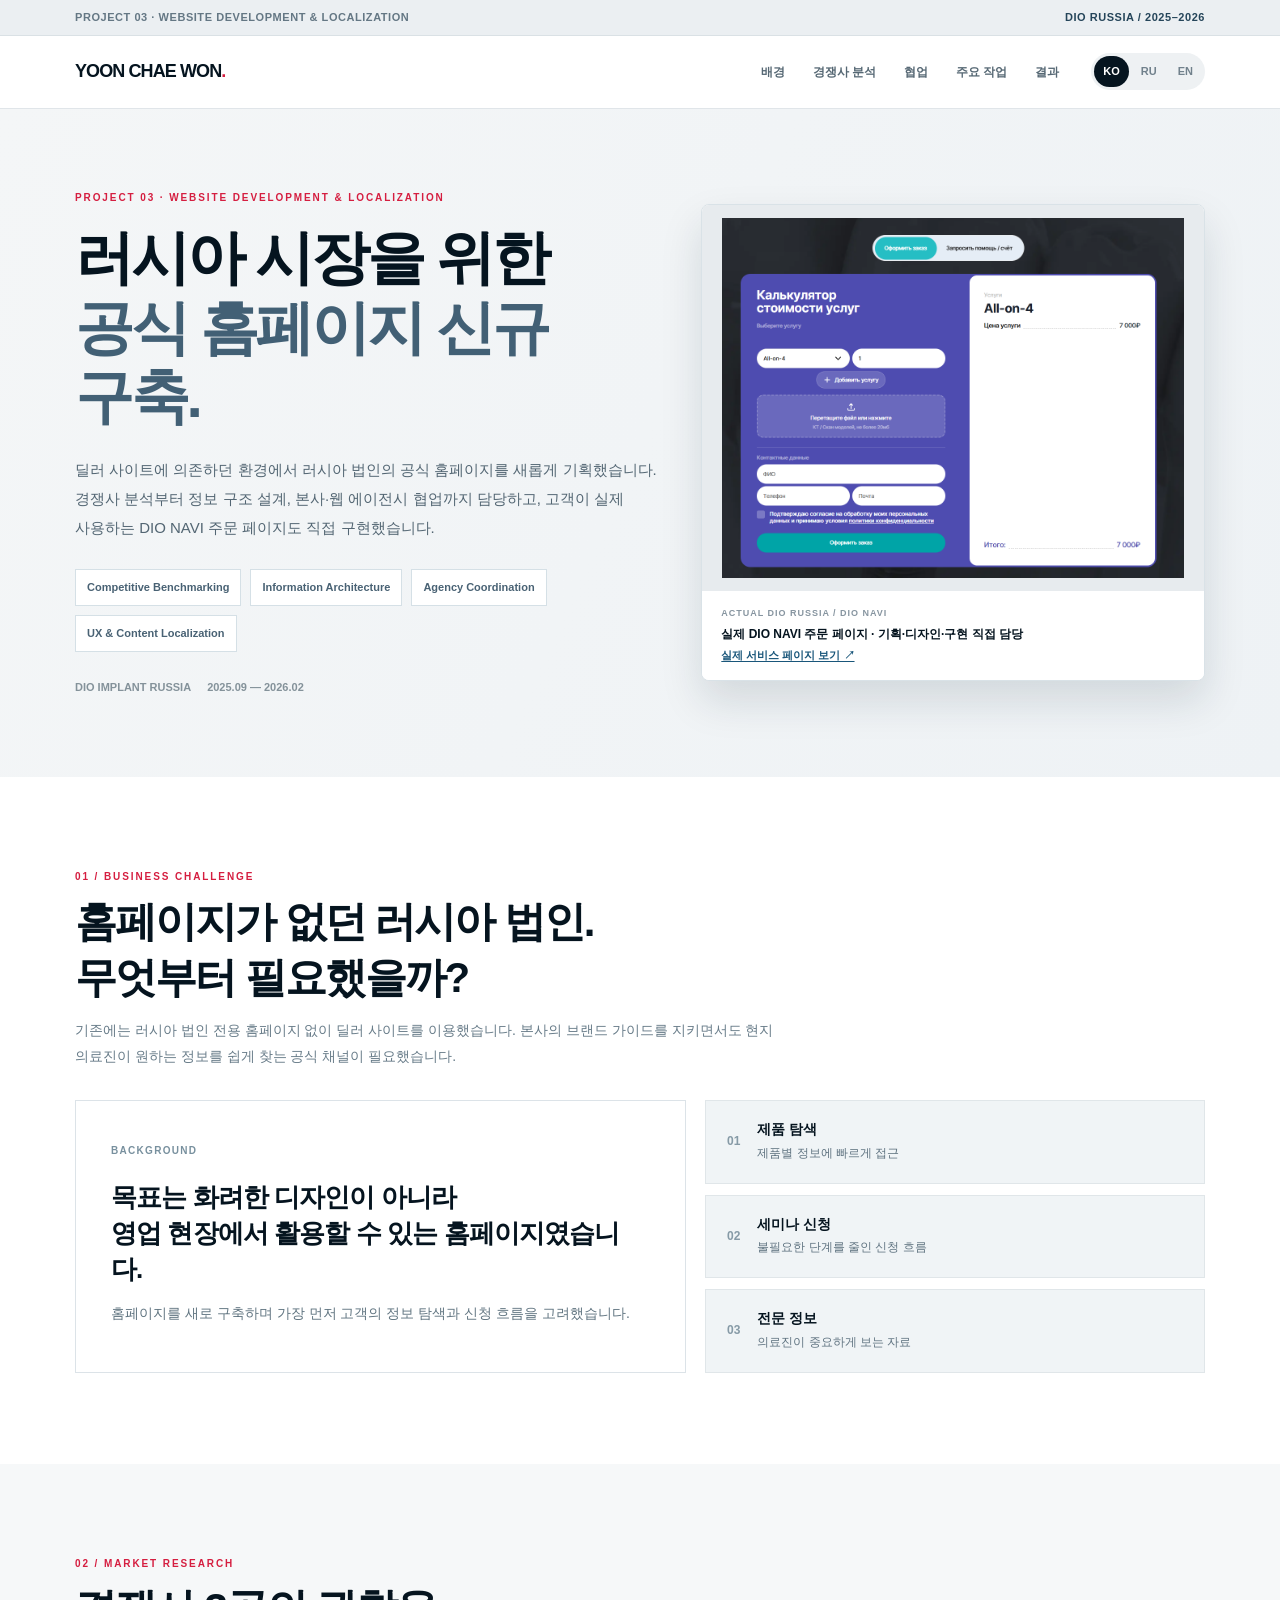
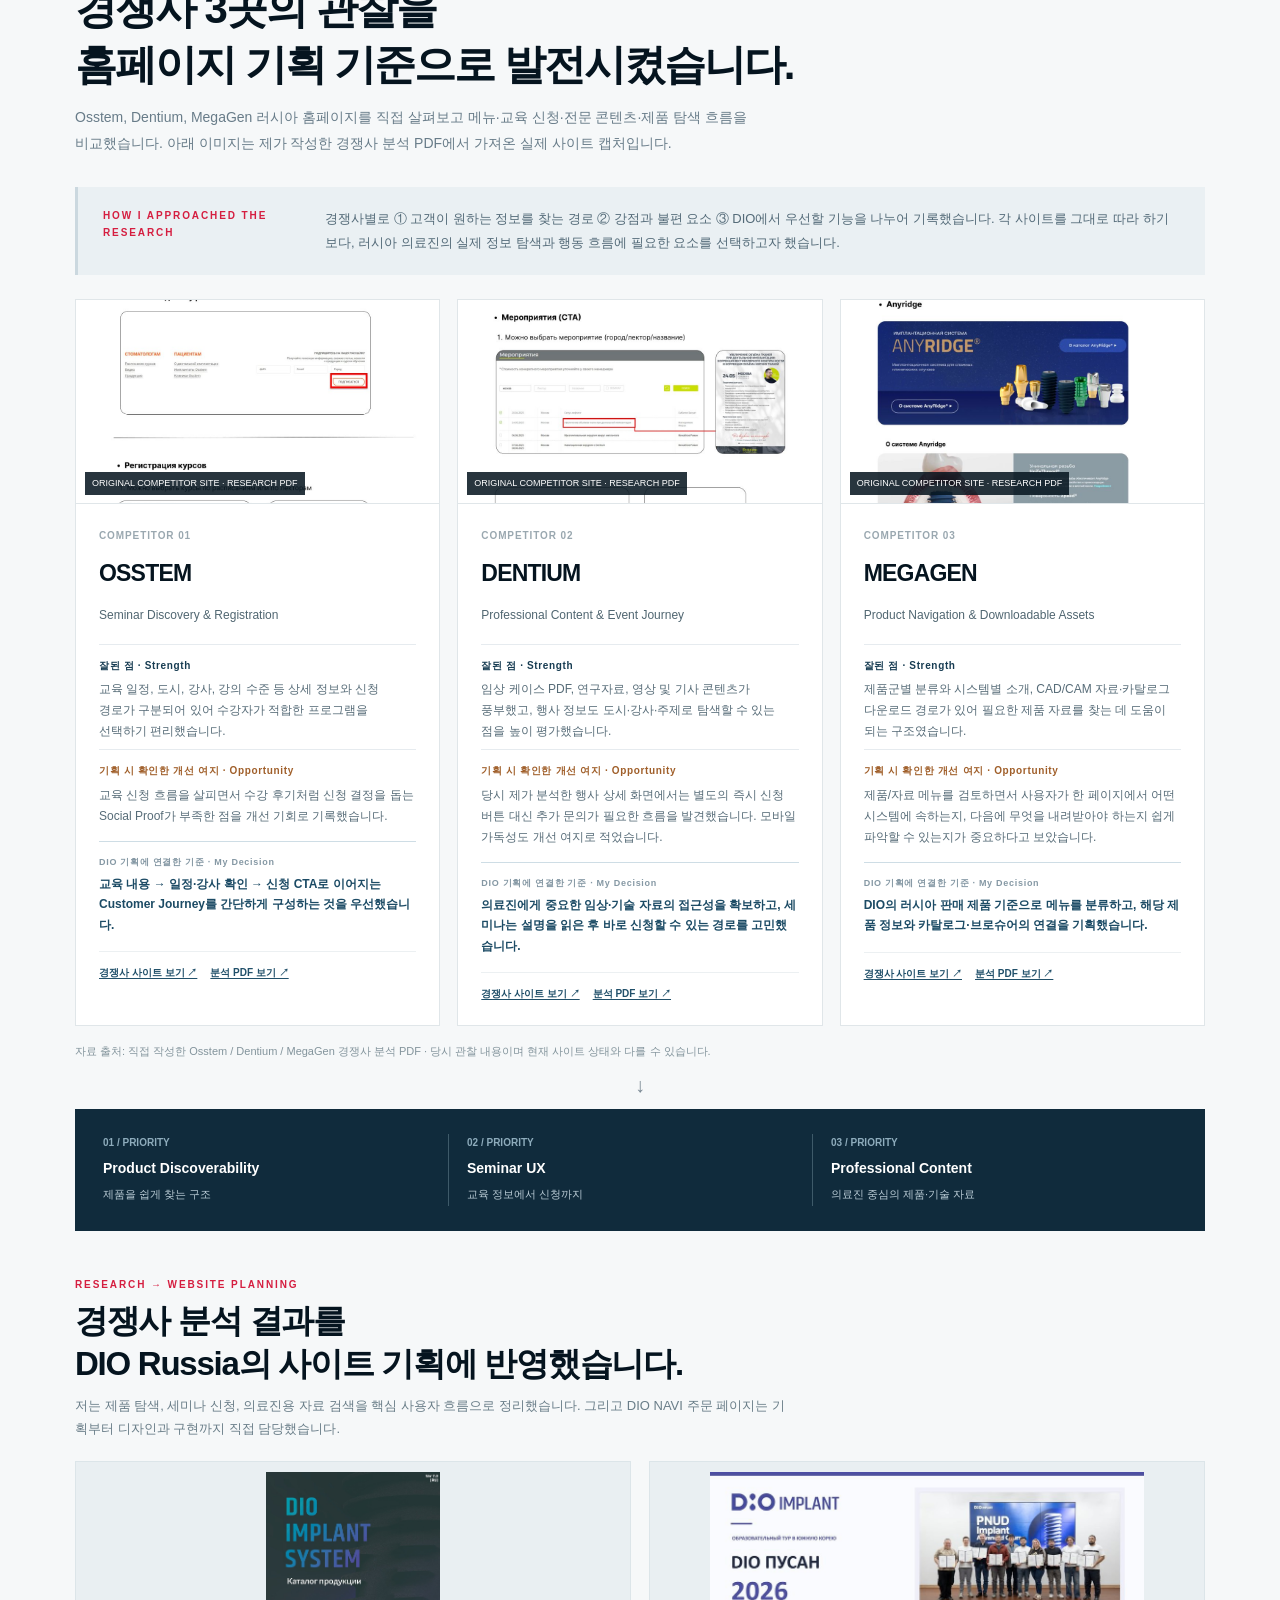
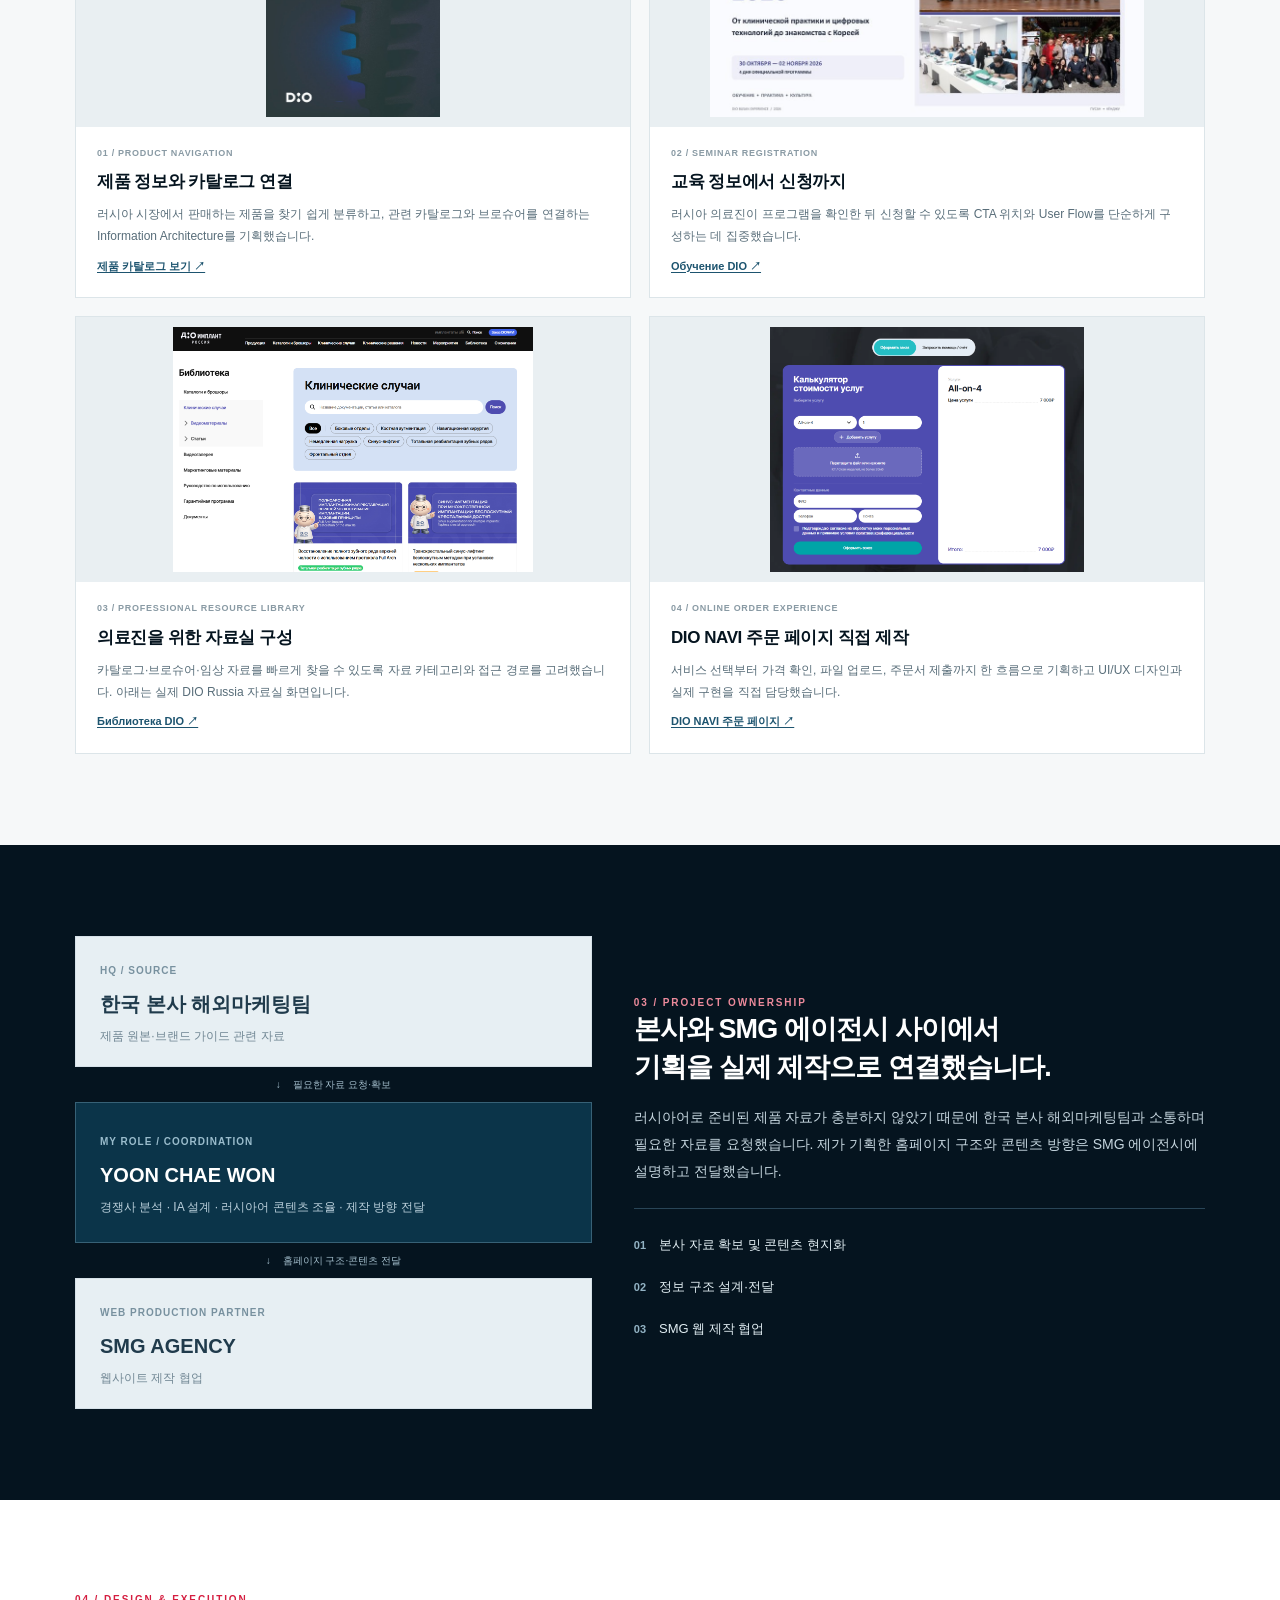
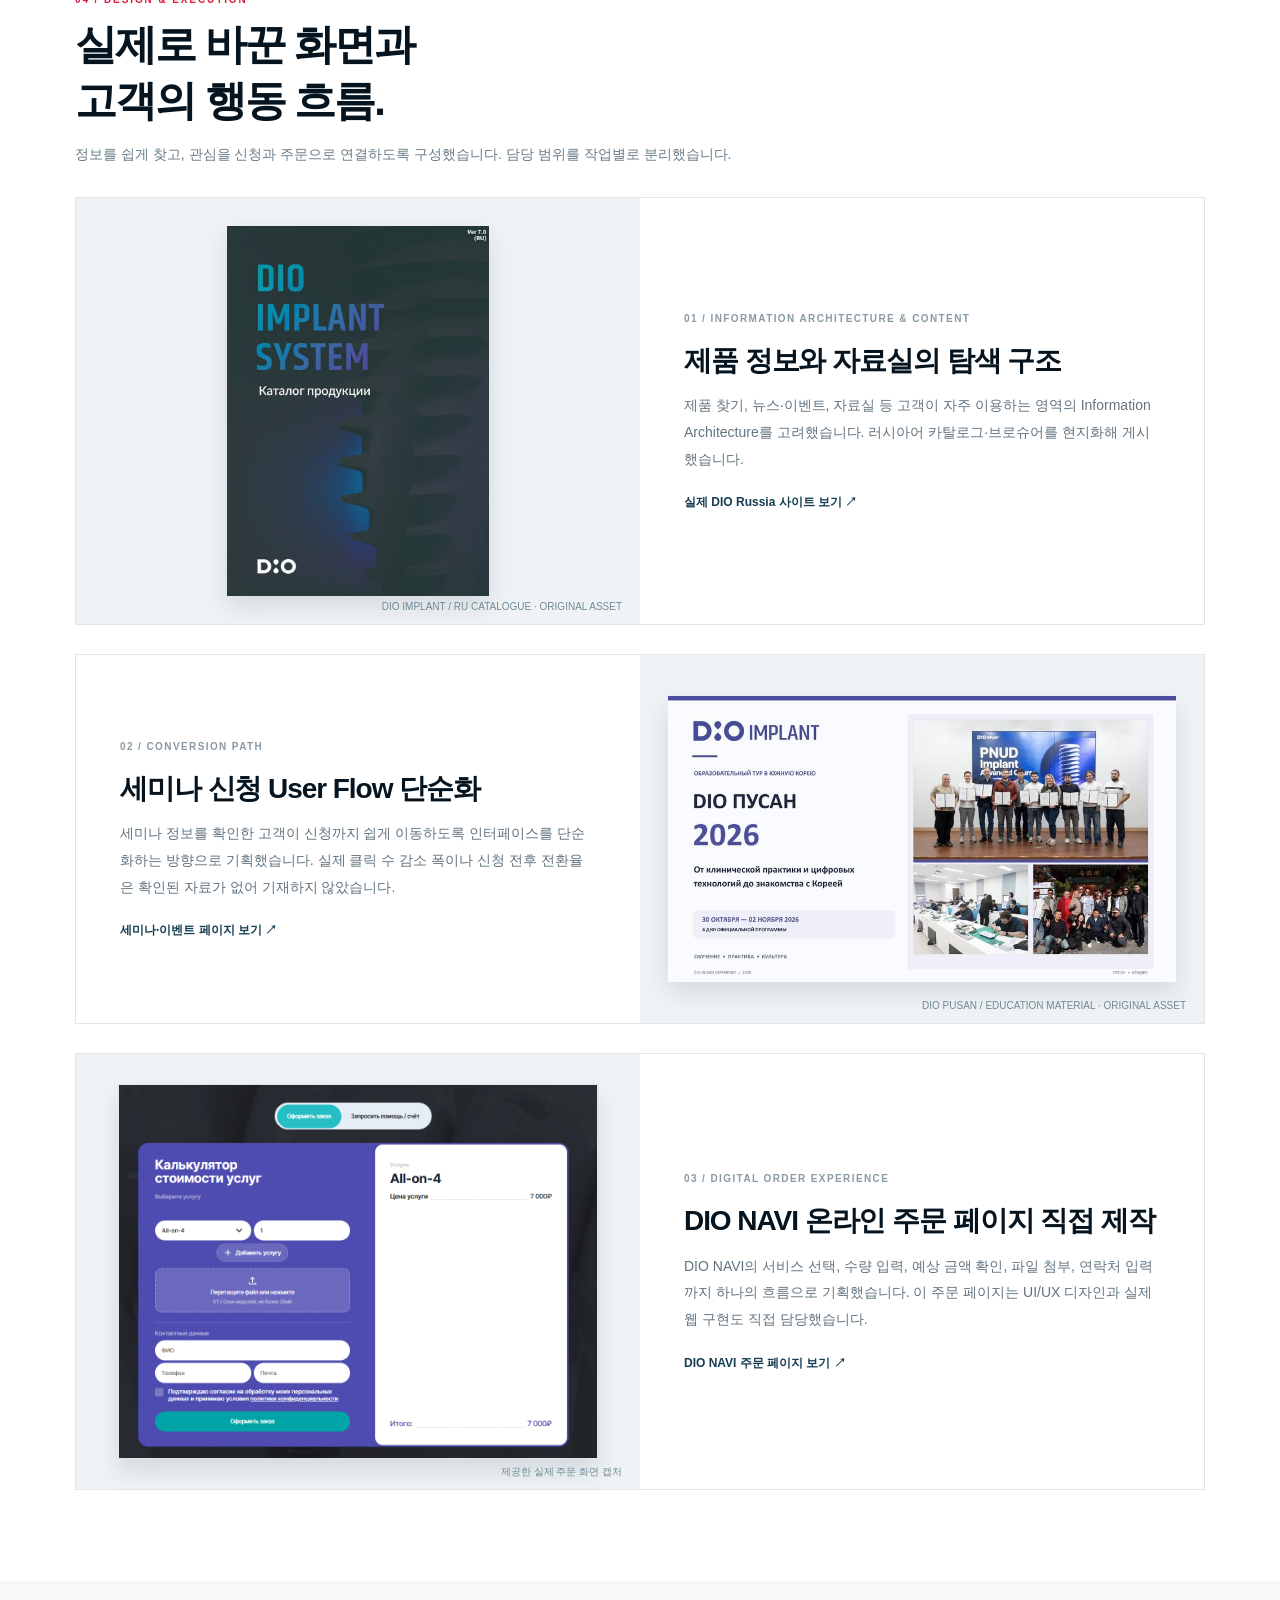
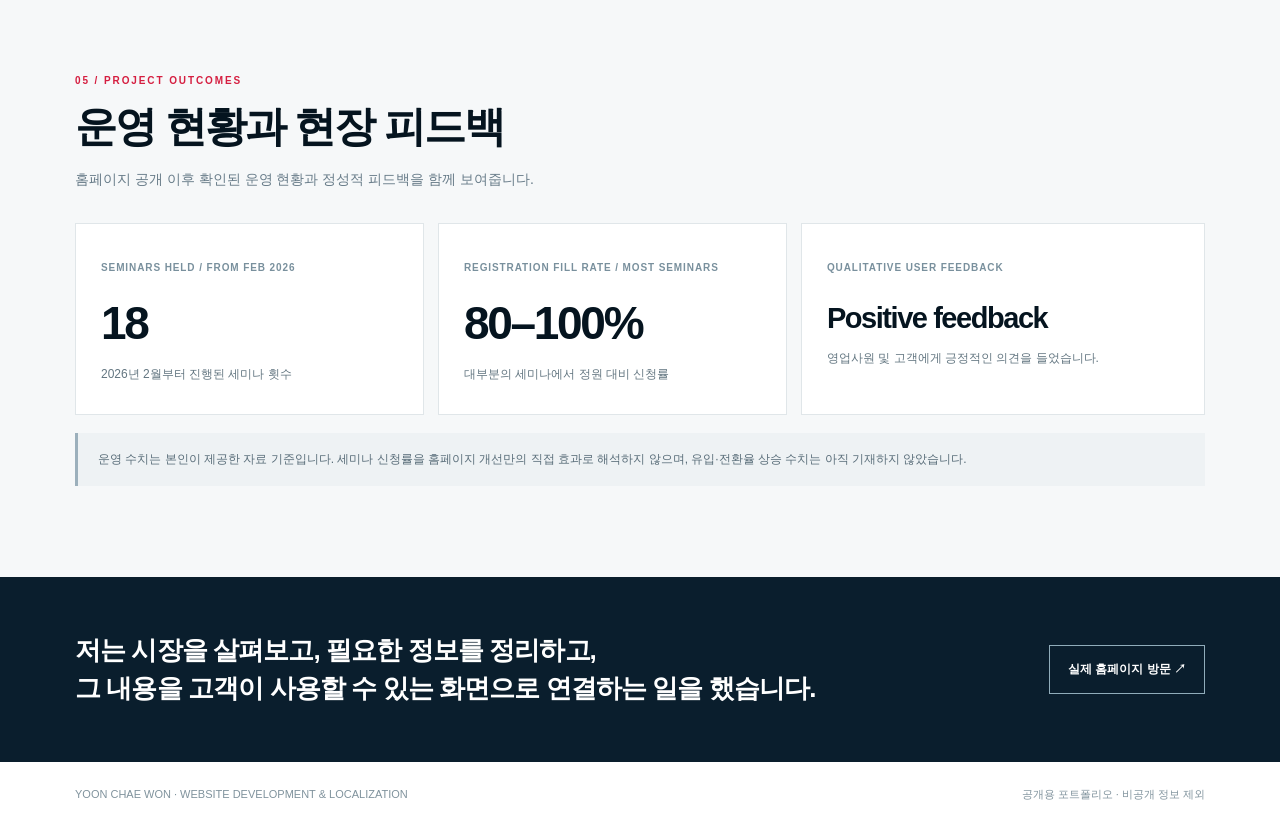
<file: website-localization.html>
<!doctype html>
<html lang="ko">
<head>
<meta charset="utf-8"><meta name="viewport" content="width=device-width,initial-scale=1">
<title>PROJECT 03 · Website Development & Localization | Yoon Chae Won</title>
<meta name="robots" content="index,follow">
<style>
:root{--navy:#05141f;--blue:#183449;--red:#d51e40;--gray:#61727e;--line:#e0e5e9;--off:#f5f7f8;--white:#fff;--light:#d0dae0}
*{box-sizing:border-box}html{scroll-behavior:smooth}body{margin:0;font:15px/1.72 Inter,'Noto Sans KR','NanumSquare','Segoe UI',Arial,sans-serif;background:white;color:var(--navy)}a{text-decoration:none;color:inherit}button{font:inherit;cursor:pointer}
.container{width:min(1130px,calc(100% - 48px));margin:auto}.preview-bar{background:#ebeff2;border-bottom:1px solid #dae1e5;padding:8px 0;font-size:11px;letter-spacing:.05em;color:#647784;font-weight:800}.preview-bar .container{display:flex;justify-content:space-between;gap:8px;align-items:center}.preview-bar b{color:#25455a}
.site-head{position:sticky;top:0;z-index:30;background:rgba(255,255,255,.97);border-bottom:1px solid var(--line);backdrop-filter:blur(8px)}.site-head-inner{height:72px;display:flex;align-items:center;gap:32px}.wordmark{font-size:18px;font-weight:850;letter-spacing:-.05em;white-space:nowrap}.wordmark i{font-style:normal;color:var(--red)}.nav{display:flex;align-items:center;gap:28px;margin-left:auto;font-size:12px;color:#566874;font-weight:750}.nav a:hover{color:var(--red)}.langs{display:flex;gap:3px;border-radius:22px;background:#eef1f3;padding:3px}.langs button{border:0;background:transparent;padding:6px 9px;border-radius:20px;font-size:11px;font-weight:800;color:#71818c}.langs button[aria-pressed="true"]{background:var(--navy);color:white}
.eyebrow{font-size:10px;letter-spacing:.19em;text-transform:uppercase;color:var(--red);font-weight:900}.hero{background:linear-gradient(115deg,#f4f6f7 0%,#eef2f5 100%);position:relative;overflow:hidden}.hero-inner{display:grid;grid-template-columns:1.08fr .92fr;align-items:center;gap:35px;min-height:610px;padding:80px 0}.hero h1{font-size:clamp(38px,4.6vw,63px);letter-spacing:-.055em;line-height:1.18;margin:17px 0 23px;word-break:keep-all;font-weight:850}.hero h1 span{color:#426075}.hero p{max-width:590px;line-height:1.94;color:#536673;font-size:15px;word-break:keep-all}.hero-tags{display:flex;flex-wrap:wrap;gap:9px;margin-top:27px}.hero-tags span{background:#fff;border:1px solid #d5e0e6;padding:8px 11px;font-size:11px;font-weight:800;color:#496274}.meta-small{display:flex;gap:16px;margin-top:26px;color:#84929a;font-size:11px;font-weight:700}
.browser-ill{background:white;border:1px solid #dae2e6;border-radius:10px;box-shadow:0 22px 55px rgba(17,43,59,.14);overflow:hidden;transform:translateY(13px)}.browser-top{height:34px;background:#eef2f4;display:flex;align-items:center;padding:0 14px;gap:6px}.browser-top i{height:6px;width:6px;border-radius:50%;background:#abbac4}.browser-top span{margin:auto;color:#8a9ba3;font-size:9px}.browser-inner{padding:21px;background:#fff}.browser-inner .mock-head{display:flex;align-items:center;justify-content:space-between;border-bottom:1px solid #e4e9ed;padding-bottom:18px}.browser-inner .mock-head b{font-size:15px;letter-spacing:-.02em}.browser-inner .mock-head small{font-size:9px;color:#607485}.mock-hero{padding:22px;background:linear-gradient(135deg,#0b2a3c,#254e60);color:#fff;min-height:169px;margin-top:17px;display:flex;flex-direction:column;justify-content:center}.mock-hero small{color:#96b9ca;font-size:10px;font-weight:700}.mock-hero strong{font-size:22px;line-height:1.25;margin:9px 0}.mock-hero em{font-style:normal;color:#d0e1e8;font-size:10px}.mock-cards{display:grid;grid-template-columns:repeat(3,1fr);gap:8px;margin-top:11px}.mock-card{background:#eaf0f3;padding:12px 8px;min-height:76px}.mock-card span{display:block;font-size:8px;color:#577181;letter-spacing:.04em}.mock-card b{font-size:11px}.browser-label{margin-top:10px;font-size:9px;color:#82929c;text-align:right}
.section{padding:91px 0}.section.soft{background:#f6f8f9}.section.dark{background:var(--navy);color:#fff}.section-head{margin-bottom:30px}.section-head h2{font-size:clamp(27px,3.4vw,42px);letter-spacing:-.048em;line-height:1.34;margin:9px 0 12px;word-break:keep-all}.section-head p{max-width:740px;color:#687c89;margin:0;font-size:14px;line-height:1.85;word-break:keep-all}.section.dark .section-head p{color:#b4c9d6}.section.dark .eyebrow{color:#ed8b9c}
.challenge-grid{display:grid;grid-template-columns:1.1fr .9fr;gap:19px;align-items:stretch}.challenge-lead{padding:35px;border:1px solid #dce3e8;background:#fff}.challenge-lead small{font-size:10px;color:#78909e;font-weight:900;letter-spacing:.13em}.challenge-lead h3{font-size:26px;letter-spacing:-.035em;line-height:1.38;margin:18px 0 14px}.challenge-lead p{color:#617581;font-size:14px;margin:0}.priority-list{display:flex;flex-direction:column;gap:11px}.priority{flex:1;background:#f0f4f6;border:1px solid #e0e6e9;padding:19px 21px;display:flex;align-items:center;gap:17px}.priority span{font-size:12px;color:#869aa6;font-weight:800}.priority b{display:block;font-size:14px;line-height:1.42}.priority em{font-style:normal;display:block;font-size:12px;color:#5f7380;margin-top:3px}
.research-grid{display:grid;grid-template-columns:repeat(3,1fr);gap:17px}.research-card{border:1px solid #e0e6e9;background:white;overflow:hidden;display:flex;flex-direction:column}.research-picture{height:194px;background:#eef2f5;overflow:hidden;border-bottom:1px solid #e0e6e9;position:relative}.research-picture img{width:100%;height:100%;object-fit:cover;object-position:center 23%;display:block}.research-picture .caption-ribbon{position:absolute;left:9px;bottom:8px;background:rgba(5,20,31,.86);padding:4px 7px;color:#fff;font-size:9px}.research-info{padding:25px;flex:1;display:flex;flex-direction:column}.research-info small{font-size:10px;font-weight:900;color:#9aa8b0;letter-spacing:.09em}.research-info h3{font-size:24px;margin:10px 0 6px;letter-spacing:-.035em}.research-info p{font-size:13px;line-height:1.8;color:#546a76;margin:0}.research-takeaway{margin-top:auto;padding-top:16px;border-top:1px solid #dfe5e8;font-size:12px;color:#1e4659;font-weight:750;line-height:1.65}.research-takeaway span{display:block;font-size:10px;color:#8a9da9;margin-bottom:5px;letter-spacing:.08em}.research-footnote{color:#83949c;font-size:11px;margin-top:16px}
.arrow-down{height:48px;display:flex;justify-content:center;align-items:center;font-size:20px;color:#7a8994}.decision-bar{background:#102b3c;padding:25px 28px;color:white;display:grid;grid-template-columns:repeat(3,1fr);gap:18px}.decision-bar div:not(:last-child){border-right:1px solid #3e5a69;padding-right:18px}.decision-bar small{display:block;color:#8eacbc;font-weight:800;font-size:10px}.decision-bar b{display:block;font-size:14px;margin-top:5px}.decision-bar span{font-size:11px;color:#b9cbd5}
.ownership{display:grid;grid-template-columns:.95fr 1.05fr;gap:42px;align-items:center}.ownership-diagram{display:grid;gap:9px}.owner-item{background:#fff;color:#203b4c;border:1px solid #d6e1e8;padding:19px 24px}.owner-item.small{background:#e7eff3}.owner-item.feature{background:#0b3449;border-color:#376176;color:#fff;padding:24px}.owner-item small{font-size:10px;font-weight:800;letter-spacing:.1em;color:#78919f}.owner-item.feature small{color:#9abccc}.owner-item strong{font-size:20px;display:block;margin:5px 0}.owner-item p{font-size:12px;margin:0;color:#718794}.owner-item.feature p{color:#bbd0dc}.owner-arrow{display:flex;justify-content:center;align-items:center;gap:12px;font-size:10px;color:#a3bdcb}.ownership-copy h3{font-size:27px;line-height:1.4;letter-spacing:-.035em;margin:0 0 17px}.ownership-copy p{color:#c5d5de;font-size:14px;line-height:1.95}.ownership-points{border-top:1px solid #294557;padding-top:15px;margin-top:22px}.ownership-points div{padding:10px 0;font-size:13px;color:#e1edf2}.ownership-points span{color:#93b3c4;font-size:11px;font-weight:900;margin-right:13px}
.work-list{display:grid;gap:29px}.work-row{display:grid;grid-template-columns:1fr 1fr;min-height:370px;border:1px solid #e0e6e9;overflow:hidden}.work-row:nth-child(even) .work-visual{order:2}.work-text{padding:43px 44px;display:flex;flex-direction:column;justify-content:center}.work-text small{font-size:10px;letter-spacing:.14em;color:#899aa4;font-weight:900}.work-text h3{font-size:28px;letter-spacing:-.038em;line-height:1.4;margin:14px 0 12px}.work-text p{font-size:14px;color:#627480;line-height:1.91;margin:0 0 20px}.work-text .link{font-size:12px;color:#163c52;font-weight:850}.work-text .link:hover{color:var(--red)}.work-visual{position:relative;display:flex;align-items:center;justify-content:center;padding:28px;background:#edf2f4;overflow:hidden}.work-visual p{font-size:10px;color:#718997;position:absolute;bottom:9px;right:18px;margin:0}.tile-visual{display:grid;grid-template-columns:repeat(2,1fr);gap:10px;width:100%;max-width:405px}.tile{background:#fff;padding:22px;min-height:137px;border:1px solid #dfe8ed;display:flex;flex-direction:column;justify-content:center;gap:13px}.tile i{font-style:normal;font-size:25px;color:#467087}.tile b{font-size:13px}.tile span{font-size:10px;color:#8297a2}.seminar-funnel{width:min(100%,360px);background:white;padding:24px;border:1px solid #dce6ea;box-shadow:0 15px 25px rgba(12,44,58,.06)}.seminar-funnel .stage{padding:14px;border:1px solid #dbe5e9;font-size:13px;font-weight:800;display:flex;justify-content:space-between;align-items:center}.seminar-funnel .stage.highlight{background:#0c2e41;color:white;border-color:#0c2e41}.seminar-funnel .stage span{font-size:10px;font-weight:600}.seminar-funnel .down{display:block;text-align:center;padding:7px;font-size:14px;color:#90a4b0}.order-img{max-width:100%;max-height:375px;object-fit:contain;box-shadow:0 12px 22px rgba(12,38,55,.12);border:1px solid #dce5e9}.order-visual{background:#e9eff3;padding:30px}
.outcomes{display:grid;grid-template-columns:.95fr .95fr 1.1fr;gap:14px}.outcome-card{padding:29px 25px;border:1px solid #e0e6e9;background:#fff}.outcome-card small{color:#79909d;font-size:10px;font-weight:850;letter-spacing:.09em}.outcome-card strong{font-size:46px;font-weight:850;letter-spacing:-.05em;display:block;line-height:1.2;margin:17px 0 13px}.outcome-card p{margin:0;color:#637681;font-size:12px;line-height:1.8}.result-note{padding:16px 20px;background:#eef2f4;color:#596d79;margin-top:18px;font-size:12px;border-left:3px solid #9cb0bc}
.closer{background:#0a1e2d;color:#fff;padding:55px 0}.closer .container{display:flex;justify-content:space-between;gap:25px;align-items:center}.closer h2{font-size:26px;letter-spacing:-.035em;max-width:760px;line-height:1.45;margin:0}.closer a{border:1px solid #90acba;color:#fff;padding:13px 18px;font-size:12px;white-space:nowrap;font-weight:800}.footer{font-size:11px;color:#80939d;padding:23px 0}.footer .container{display:flex;justify-content:space-between;gap:15px}
@media(max-width:920px){.nav{display:none}.hero-inner{grid-template-columns:1fr;min-height:0;padding:62px 0}.browser-ill{max-width:550px}.research-grid{grid-template-columns:1fr 1fr}.ownership{grid-template-columns:1fr;gap:28px}.outcomes{grid-template-columns:1fr 1fr}.outcome-card:last-child{grid-column:1/-1}}
@media(max-width:630px){.container{width:calc(100% - 32px)}.preview-bar{font-size:9px}.site-head-inner{height:60px;gap:10px}.wordmark{font-size:14px}.langs{margin-left:auto}.hero h1{font-size:39px}.hero-inner{padding:53px 0}.hero p{font-size:13px}.browser-inner{padding:14px}.section{padding:62px 0}.section-head h2{font-size:29px}.challenge-grid,.research-grid,.work-row,.outcomes{grid-template-columns:1fr}.work-row:nth-child(even) .work-visual{order:0}.research-picture{height:190px}.challenge-lead{padding:23px}.work-visual{min-height:250px}.work-text{padding:26px}.work-text h3{font-size:24px}.decision-bar{grid-template-columns:1fr;gap:12px;padding:22px}.decision-bar div:not(:last-child){border-right:0;border-bottom:1px solid #3e5a69;padding-bottom:12px}.outcome-card:last-child{grid-column:auto}.closer .container{display:block}.closer a{display:inline-block;margin-top:22px}.footer .container{display:block}.hero-tags span{font-size:10px}}
@media(prefers-reduced-motion:reduce){html{scroll-behavior:auto}}

/* V2 — primary sources, detailed benchmarking, no generated/simulated site screenshots. */
.actual-site-hero{margin:0;background:#fff;border:1px solid #d9e2e7;overflow:hidden;box-shadow:0 20px 42px rgba(13,39,54,.13);border-radius:8px}
.actual-site-image{background:#e7ebee;min-height:280px;display:flex;align-items:center;justify-content:center;padding:13px}
.actual-site-image img{display:block;width:100%;height:auto;max-height:360px;object-fit:contain}
.actual-site-hero figcaption{display:flex;flex-direction:column;gap:3px;padding:15px 19px;background:white}
.actual-site-hero figcaption span{font-size:9px;letter-spacing:.11em;font-weight:850;color:#8795a0}
.actual-site-hero figcaption b{font-size:12px;line-height:1.55}
.actual-site-hero figcaption a{font-size:11px;font-weight:800;color:#19567a;text-decoration:underline;text-underline-offset:2px}
.research-method{display:grid;grid-template-columns:200px 1fr;align-items:start;gap:22px;margin:0 0 24px;padding:20px 25px;border-left:3px solid #cbd8df;background:#eaf0f3}
.research-method p{margin:0;color:#536a78;font-size:13px;line-height:1.85}
.research-info{padding:23px!important}
.research-picture{height:204px}
.research-card h3{font-size:23px}
.research-card .research-summary{color:#506671;font-size:12px;line-height:1.7;margin:5px 0 12px}
.research-detail{border-top:1px solid #e6ebef;padding-top:12px;margin-top:7px}
.research-detail strong{display:block;font-size:10px;letter-spacing:.065em;color:#173c52;margin-bottom:5px}
.research-detail p{margin:0;font-size:12px;line-height:1.75;color:#576c78;word-break:keep-all}
.research-detail.opportunity strong{color:#a05f2a}
.research-takeaway{margin-top:14px;padding-top:13px;border-top:1px solid #cedde5;color:#1c4b65;font-size:12px;font-weight:750;line-height:1.7}
.research-takeaway span{display:block;font-size:9px;font-weight:900;letter-spacing:.08em;color:#8598a4;margin-bottom:4px}
.source-actions{display:flex;gap:13px;flex-wrap:wrap;margin-top:16px;padding-top:12px;border-top:1px solid #ecf0f2}
.source-actions a{font-size:10px;font-weight:800;color:#21506a;text-decoration:underline;text-underline-offset:2px}
.evidence-intro{padding:45px 0 21px}
.evidence-intro h3{font-size:clamp(22px,2.9vw,33px);letter-spacing:-.038em;margin:7px 0 9px;line-height:1.3}
.evidence-intro p{max-width:720px;margin:0;color:#697d88;font-size:13px}
.evidence-grid{display:grid;grid-template-columns:repeat(3,1fr);gap:15px}
.evidence-card{background:#fff;border:1px solid #dce5e9;overflow:hidden;display:flex;flex-direction:column}
.evidence-img{height:218px;background:#e9eff2;display:flex;align-items:center;justify-content:center;padding:10px}
.evidence-img img{max-height:100%;max-width:100%;object-fit:contain;display:block}
.evidence-copy{padding:19px 21px 22px;flex:1;display:flex;flex-direction:column;gap:9px}
.evidence-copy small{color:#899aa4;font-weight:850;font-size:9px;letter-spacing:.08em}
.evidence-copy h4{font-size:17px;letter-spacing:-.025em;margin:0;line-height:1.4}
.evidence-copy p{font-size:12px;color:#586d79;line-height:1.85;margin:0;flex:1}
.evidence-copy a{font-size:11px;color:#1d546f;font-weight:850;text-decoration:underline;text-underline-offset:2px}
.work-real-photo{display:block;max-width:100%;max-height:360px;object-fit:contain;box-shadow:0 10px 24px rgba(7,33,49,.12)}
.work-real-photo.cover-portrait{width:auto;max-height:370px}
.work-real-photo.wide-photo{width:100%;max-height:340px}
.work-visual{background:#eff3f5}
@media(max-width:920px){.research-method{grid-template-columns:1fr;gap:5px}.evidence-grid{grid-template-columns:1fr 1fr}}
@media(max-width:630px){.research-method{padding:18px}.research-grid,.evidence-grid{grid-template-columns:1fr}.evidence-img{height:240px}.actual-site-image{min-height:180px}.actual-site-image img{max-height:250px}.research-picture{height:230px}}
.evidence-grid{grid-template-columns:repeat(2,minmax(0,1fr));gap:18px}
.evidence-img{height:265px}
.evidence-card{min-width:0}
#evidence-note:empty{display:none}
@media(max-width:750px){.evidence-grid{grid-template-columns:1fr}.evidence-img{height:220px}}
</style>
</head>
<body>
<div class="preview-bar"><div class="container"><span id="preview-l">PROJECT 03 · WEBSITE DEVELOPMENT & LOCALIZATION</span><b id="preview-r">DIO RUSSIA / 2025–2026</b></div></div>
<header class="site-head"><div class="container site-head-inner"><a class="wordmark" href="./index.html#projects">YOON CHAE WON<i>.</i></a><nav class="nav" id="nav"></nav><div class="langs" aria-label="Select language"><button data-lang="ko" aria-pressed="true">KO</button><button data-lang="ru" aria-pressed="false">RU</button><button data-lang="en" aria-pressed="false">EN</button></div></div></header>
<main>
<section class="hero" id="top"><div class="container hero-inner"><div><div class="eyebrow">PROJECT 03 · WEBSITE DEVELOPMENT & LOCALIZATION</div><h1 id="hero-title"></h1><p id="hero-copy"></p><div class="hero-tags" id="hero-tags"></div><div class="meta-small"><span>DIO IMPLANT RUSSIA</span><span>2025.09 — 2026.02</span></div></div><figure class="actual-site-hero"><div class="actual-site-image"><img src="./assets/project03/dionavi-order-screenshot.png" alt="DIO Russia DIO NAVI 실제 주문 페이지 화면" /></div><figcaption><span>ACTUAL DIO RUSSIA / DIO NAVI</span><b id="hero-photo-caption"></b><a href="https://dio-russia.ru/order-dionavi/" target="_blank" rel="noopener noreferrer" id="hero-photo-link"></a></figcaption></figure></div></section>
<section class="section" id="why"><div class="container"><div class="section-head"><div class="eyebrow">01 / BUSINESS CHALLENGE</div><h2 id="why-title"></h2><p id="why-lead"></p></div><div class="challenge-grid"><div class="challenge-lead"><small>BACKGROUND</small><h3 id="why-statement"></h3><p id="why-detail"></p></div><div class="priority-list" id="priority-list"></div></div></div></section>
<section class="section soft" id="research"><div class="container"><div class="section-head"><div class="eyebrow">02 / MARKET RESEARCH</div><h2 id="research-title"></h2><p id="research-lead"></p></div><div class="research-method"><span class="eyebrow">HOW I APPROACHED THE RESEARCH</span><p id="research-method"></p></div>
<div class="research-grid" id="research-cards"></div>
<div class="research-footnote" id="research-footnote"></div>
<div class="arrow-down">↓</div><div class="decision-bar" id="decision-bar"></div>
<div class="evidence-intro"><div class="eyebrow">RESEARCH → WEBSITE PLANNING</div><h3 id="evidence-title"></h3><p id="evidence-lead"></p></div>
<div class="evidence-grid" id="evidence-grid"></div>
<div class="research-footnote" id="evidence-note"></div></div></section>
<section class="section dark" id="collaboration"><div class="container"><div class="ownership"><div class="ownership-diagram"><div class="owner-item small"><small>HQ / SOURCE</small><strong id="owner-hq"></strong><p id="owner-hq-detail"></p></div><div class="owner-arrow">↓ <span id="owner-from"></span></div><div class="owner-item feature"><small>MY ROLE / COORDINATION</small><strong>YOON CHAE WON</strong><p id="owner-me"></p></div><div class="owner-arrow">↓ <span id="owner-to"></span></div><div class="owner-item small"><small>WEB PRODUCTION PARTNER</small><strong>SMG AGENCY</strong><p id="owner-agency"></p></div></div><div class="ownership-copy"><div class="eyebrow">03 / PROJECT OWNERSHIP</div><h3 id="ownership-title"></h3><p id="ownership-body"></p><div class="ownership-points" id="ownership-points"></div></div></div></div></section>
<section class="section" id="work"><div class="container"><div class="section-head"><div class="eyebrow">04 / DESIGN & EXECUTION</div><h2 id="work-title"></h2><p id="work-lead"></p></div><div class="work-list"><article class="work-row"><div class="work-visual"><img class="work-real-photo cover-portrait" src="./assets/project03/dio-catalogue-authentic.jpg" alt="DIO IMPLANT SYSTEM 러시아어 카탈로그 실제 표지" loading="lazy"><p>DIO IMPLANT / RU CATALOGUE · ORIGINAL ASSET</p></div><div class="work-text"><small>01 / INFORMATION ARCHITECTURE & CONTENT</small><h3 id="work-title-1"></h3><p id="work-copy-1"></p><a class="link" href="https://dio-russia.ru/catalog/" target="_blank" rel="noopener" id="work-link-1"></a></div></article>
<article class="work-row"><div class="work-visual"><img class="work-real-photo wide-photo" src="./assets/project03/dio-busan-authentic.jpg" alt="DIO Pusan 2026 공식 교육 프로그램 소개 원본 자료" loading="lazy"><p>DIO PUSAN / EDUCATION MATERIAL · ORIGINAL ASSET</p></div><div class="work-text"><small>02 / CONVERSION PATH</small><h3 id="work-title-2"></h3><p id="work-copy-2"></p><a class="link" href="https://dio-russia.ru/courses/" target="_blank" rel="noopener" id="work-link-2"></a></div></article>
<article class="work-row"><div class="work-visual order-visual"><img class="order-img" src="./assets/project03/dionavi-order-screenshot.png" alt="Screenshot of DIO NAVI online order page provided by the portfolio owner"><p id="real-screen-label"></p></div><div class="work-text"><small>03 / DIGITAL ORDER EXPERIENCE</small><h3 id="work-title-3"></h3><p id="work-copy-3"></p><a class="link" href="https://dio-russia.ru/order-dionavi/" target="_blank" rel="noopener" id="work-link-3"></a></div></article></div></div></section>
<section class="section soft" id="outcomes"><div class="container"><div class="section-head"><div class="eyebrow">05 / PROJECT OUTCOMES</div><h2 id="outcomes-title"></h2><p id="outcomes-lead"></p></div><div class="outcomes"><div class="outcome-card"><small>SEMINARS HELD / FROM FEB 2026</small><strong>18</strong><p id="outcome-1"></p></div><div class="outcome-card"><small>REGISTRATION FILL RATE / MOST SEMINARS</small><strong>80–100%</strong><p id="outcome-2"></p></div><div class="outcome-card"><small>QUALITATIVE USER FEEDBACK</small><strong id="outcome-word" style="font-size:29px;margin-top:22px"></strong><p id="outcome-3"></p></div></div><div class="result-note" id="result-note"></div></div></section>
<section class="closer"><div class="container"><h2 id="closer-title"></h2><a href="https://dio-russia.ru/" target="_blank" rel="noopener" id="closer-link"></a></div></section>
</main>
<footer class="footer"><div class="container"><span>YOON CHAE WON · WEBSITE DEVELOPMENT & LOCALIZATION</span><span id="foot-note"></span></div></footer>
<script>
const C={
ko:{nav:['배경','경쟁사 분석','협업','주요 작업','결과'],preview:'PROJECT 03 · WEBSITE DEVELOPMENT & LOCALIZATION',hero:'러시아 시장을 위한<br><span>공식 홈페이지 신규 구축.</span>',heroCopy:'딜러 사이트에 의존하던 환경에서 러시아 법인의 공식 홈페이지를 새롭게 기획했습니다. 경쟁사 분석부터 정보 구조 설계, 본사·웹 에이전시 협업까지 담당하고, 고객이 실제 사용하는 DIO NAVI 주문 페이지도 직접 구현했습니다.',tags:['Competitive Benchmarking','Information Architecture','Agency Coordination','UX & Content Localization'],mockTitle:'필요한 정보를 쉽게,<br>신청은 간단하게.',mockSub:'제품 · 교육 · 자료실',mock:['제품 검색','세미나 신청','자료 다운로드'],mockNote:'구조 설명을 위한 시각적 재구성 · 실제 사이트 스크린샷 아님',
whyTitle:'홈페이지가 없던 러시아 법인.<br>무엇부터 필요했을까?',whyLead:'기존에는 러시아 법인 전용 홈페이지 없이 딜러 사이트를 이용했습니다. 본사의 브랜드 가이드를 지키면서도 현지 의료진이 원하는 정보를 쉽게 찾는 공식 채널이 필요했습니다.',whyStatement:'목표는 화려한 디자인이 아니라<br>영업 현장에서 활용할 수 있는 홈페이지였습니다.',whyDetail:'홈페이지를 새로 구축하며 가장 먼저 고객의 정보 탐색과 신청 흐름을 고려했습니다.',priorities:[['제품 탐색','제품별 정보에 빠르게 접근'],['세미나 신청','불필요한 단계를 줄인 신청 흐름'],['전문 정보','의료진이 중요하게 보는 자료']],
researchTitle:'경쟁사 3곳에서 배운 점을<br>기획 기준으로 정리했습니다.',researchLead:'Osstem·Dentium·MegaGen 러시아 홈페이지를 직접 조사하며 장점과 개선점을 비교했습니다. 아래 이미지는 당시 작성한 분석 PDF의 일부입니다.',research:[['OSSTEM','교육 일정·강사별 탐색과 등록 CTA를 살펴봤습니다.','Seminar UX · 신청 흐름','./assets/project03/osstem-seminar.jpg'],['DENTIUM','임상 사례·연구 콘텐츠와 행사 검색 구조를 분석했습니다.','Professional Content · 정보 탐색','./assets/project03/dentium-events.jpg'],['MEGAGEN','제품군별 구성과 기술 자료 다운로드 방식을 살펴봤습니다.','Product Navigation · 자료 접근성','./assets/project03/megagen-products.jpg']],researchFootnote:'자료 출처: 직접 작성한 Osstem / Dentium / MegaGen 경쟁사 분석 PDF · 당시 관찰 내용이며 현재 사이트 상태와 다를 수 있습니다.',decisions:[['01','Product Discoverability','제품을 쉽게 찾는 구조'],['02','Seminar UX','교육 정보에서 신청까지'],['03','Professional Content','의료진 중심의 제품·기술 자료']],
ownerHQ:'한국 본사 해외마케팅팀',ownerHQDetail:'제품 원본·브랜드 가이드 관련 자료',ownerFrom:'필요한 자료 요청·확보',ownerMe:'경쟁사 분석 · IA 설계 · 러시아어 콘텐츠 조율 · 제작 방향 전달',ownerTo:'홈페이지 구조·콘텐츠 전달',ownerAgency:'웹사이트 제작 협업',ownershipTitle:'본사와 SMG 에이전시 사이에서<br>기획을 실제 제작으로 연결했습니다.',ownershipBody:'러시아어로 준비된 제품 자료가 충분하지 않았기 때문에 한국 본사 해외마케팅팀과 소통하며 필요한 자료를 요청했습니다. 제가 기획한 홈페이지 구조와 콘텐츠 방향은 SMG 에이전시에 설명하고 전달했습니다.',ownershipPoints:['본사 자료 확보 및 콘텐츠 현지화','정보 구조 설계·전달','SMG 웹 제작 협업'],
workTitle:'실제로 바꾼 화면과<br>고객의 행동 흐름.',workLead:'정보를 쉽게 찾고, 관심을 신청과 주문으로 연결하도록 구성했습니다. 담당 범위를 작업별로 분리했습니다.',tile:['제품 안내','카탈로그','뉴스·이벤트','자료실'],workTitles:['제품 정보와 자료실의 탐색 구조','세미나 신청 User Flow 단순화','DIO NAVI 온라인 주문 페이지 직접 제작'],workCopies:['제품 찾기, 뉴스·이벤트, 자료실 등 고객이 자주 이용하는 영역의 Information Architecture를 고려했습니다. 러시아어 카탈로그·브로슈어를 현지화해 게시했습니다.','세미나 정보를 확인한 고객이 신청까지 쉽게 이동하도록 인터페이스를 단순화하는 방향으로 기획했습니다. 실제 클릭 수 감소 폭이나 신청 전후 전환율은 확인된 자료가 없어 기재하지 않았습니다.','DIO NAVI의 서비스 선택, 수량 입력, 예상 금액 확인, 파일 첨부, 연락처 입력까지 하나의 흐름으로 기획했습니다. 이 주문 페이지는 UI/UX 디자인과 실제 웹 구현도 직접 담당했습니다.'],workLinks:['실제 DIO Russia 사이트 보기 ↗','세미나·이벤트 페이지 보기 ↗','DIO NAVI 주문 페이지 보기 ↗'],mockLabel1:'정보 구조 표현용 시안 · 실제 캡처 아님',mockLabel2:'신청 흐름 표현용 시안 · 실제 캡처 아님',realLabel:'제공한 실제 주문 화면 캡처',stages:['세미나 정보 확인','프로그램 선택','간편 신청'],
outcomesTitle:'운영 현황과 현장 피드백',outcomesLead:'홈페이지 공개 이후 확인된 운영 현황과 정성적 피드백을 함께 보여줍니다.',out1:'2026년 2월부터 진행된 세미나 횟수',out2:'대부분의 세미나에서 정원 대비 신청률',out3:'영업사원 및 고객에게 긍정적인 의견을 들었습니다.',outWord:'Positive feedback',resultNote:'운영 수치는 본인이 제공한 자료 기준입니다. 세미나 신청률을 홈페이지 개선만의 직접 효과로 해석하지 않으며, 유입·전환율 상승 수치는 아직 기재하지 않았습니다.',closer:'저는 시장을 살펴보고, 필요한 정보를 정리하고,<br>그 내용을 고객이 사용할 수 있는 화면으로 연결하는 일을 했습니다.',closerLink:'실제 홈페이지 방문 ↗',footNote:'공개용 포트폴리오 · 비공개 정보 제외'},
ru:{nav:['Задача','Анализ','Взаимодействие','Работы','Результаты'],preview:'PROJECT 03 · WEBSITE DEVELOPMENT & LOCALIZATION',hero:'Создание официального сайта<br><span>для российского рынка с нуля.</span>',heroCopy:'До запуска отдельного сайта российское подразделение использовало сайт дилера. Я исследовала конкурентов, разработала структуру разделов, координировала материалы с головным офисом и SMG, а также самостоятельно создала страницу онлайн-заказа DIO NAVI.',tags:['Competitive Benchmarking','Information Architecture','Agency Coordination','UX & Localization'],mockTitle:'Нужная информация — быстро.<br>Регистрация — просто.',mockSub:'Продукты · Обучение · Библиотека',mock:['Продукты','Семинары','Материалы'],mockNote:'Иллюстрация структуры, не скриншот сайта',
whyTitle:'Не было отдельного сайта.<br>С чего начать?',whyLead:'Российское подразделение использовало сайт дилера. Новому официальному каналу требовались привычная структура для местных врачей и соблюдение стандартов бренда.',whyStatement:'Не эффектный дизайн ради дизайна,<br>а полезный сайт для работы с клиентами.',whyDetail:'При планировании я сосредоточилась на поиске информации и понятных действиях посетителя.',priorities:[['Поиск продуктов','Быстрый доступ к информации'],['Запись на семинар','Меньше лишних шагов'],['Профессиональный контент','Материалы, важные врачам']],
researchTitle:'Выводы по трём конкурентам<br>стали основой структуры.',researchLead:'Я сравнила сайты Osstem, Dentium и MegaGen в России, отметив сильные стороны и возможности для улучшения. Ниже — фрагменты моих аналитических PDF.',research:[['OSSTEM','Поиск курсов по расписанию и лекторам, CTA регистрации.','Seminar UX · Регистрация','./assets/project03/osstem-seminar.jpg'],['DENTIUM','Клинические материалы, исследования и поиск мероприятий.','Контент для врачей','./assets/project03/dentium-events.jpg'],['MEGAGEN','Категории продукции и скачиваемые материалы.','Продуктовая навигация','./assets/project03/megagen-products.jpg']],researchFootnote:'Источник: мои PDF-анализы конкурентов. Наблюдения относятся к периоду исследования и могут не совпадать с текущими версиями сайтов.',decisions:[['01','Product Discoverability','Удобный поиск продуктов'],['02','Seminar UX','Путь до регистрации'],['03','Professional Content','Материалы для врачей']],
ownerHQ:'Отдел международного маркетинга',ownerHQDetail:'Материалы и бренд-стандарты',ownerFrom:'Запрос и получение материалов',ownerMe:'Анализ конкурентов · IA · координация русскоязычного контента · постановка задач',ownerTo:'Передача структуры и контента',ownerAgency:'Совместная работа по созданию сайта',ownershipTitle:'Связала материалы головного офиса<br>с работой веб-агентства.',ownershipBody:'На старте не хватало готовых материалов на русском языке. Я запрашивала контент у отдела международного маркетинга головного офиса и объясняла агентству SMG структуру и направления сайта.',ownershipPoints:['Получение и локализация материалов','Планирование структуры и передача задач','Сотрудничество с агентством SMG'],
workTitle:'От структуры разделов<br>до онлайн-заказа.',workLead:'Цель — помочь посетителям находить информацию и совершать нужные действия. Ниже указана моя конкретная роль.',tile:['Продукты','Каталоги','Новости и события','Библиотека'],workTitles:['Структура продуктовых разделов','Упрощение записи на семинары','Страница онлайн-заказа DIO NAVI'],workCopies:['Я планировала структуру часто посещаемых разделов — продукты, новости, мероприятия, библиотека — и локализовала каталоги и брошюры для сайта.','Я планировала более простой путь от просмотра программы до регистрации. Подтверждённых цифр о сокращении кликов или росте конверсии пока нет.','Я самостоятельно спроектировала, оформила и реализовала веб-страницу заказа DIO NAVI: выбор услуги, количества, просмотр суммы, загрузка файлов и ввод контактов.'],workLinks:['Открыть сайт DIO Russia ↗','Семинары и мероприятия ↗','Страница заказа DIO NAVI ↗'],mockLabel1:'Иллюстрация структуры · не реальный экран',mockLabel2:'Иллюстрация пути пользователя · не реальный экран',realLabel:'Скриншот страницы заказа, предоставленный автором',stages:['Информация о семинаре','Выбор программы','Регистрация'],
outcomesTitle:'Показатели и отзывы',outcomesLead:'Отдельно представлены показатели работы и качественные отзывы после запуска.',out1:'Количество проведённых семинаров с февраля 2026 г.',out2:'Заполняемость относительно вместимости большинства семинаров',out3:'Положительные отзывы сотрудников отдела продаж и клиентов.',outWord:'Позитивные отзывы',resultNote:'Данные предоставлены автором портфолио. Нельзя приписывать заполняемость семинаров исключительно изменениям на сайте без подтверждающих данных.',closer:'Я исследовала рынок, структурировала материалы<br>и помогла превратить их в работающий пользовательский путь.',closerLink:'Открыть сайт ↗',footNote:'Портфолио на основе открытых материалов'},
en:{nav:['Challenge','Research','Collaboration','Work','Outcomes'],preview:'PROJECT 03 · WEBSITE DEVELOPMENT & LOCALIZATION',hero:'Building a local website<br><span>for the Russian market from scratch.</span>',heroCopy:'The Russian office previously relied on a dealer website. I researched competitors, planned the site’s information structure, coordinated content with HQ and SMG, and independently designed and implemented the DIO NAVI online order page.',tags:['Competitive Benchmarking','Information Architecture','Agency Coordination','UX & Content Localization'],mockTitle:'Find information faster.<br>Register more easily.',mockSub:'Products · Education · Resources',mock:['Products','Seminars','Resources'],mockNote:'Illustrative structure — not an actual website screenshot',
whyTitle:'No local website.<br>What should come first?',whyLead:'The Russian office used a dealer website before launching a dedicated channel. We needed a site that reflected local dentists’ needs while following headquarters’ brand guidelines.',whyStatement:'The goal was not decoration.<br>It was a useful customer-facing website.',whyDetail:'I focused on how customers find information and complete actions.',priorities:[['Product Discovery','Find the right products quickly'],['Seminar Registration','Fewer unnecessary steps'],['Professional Information','Relevant resources for clinicians']],
researchTitle:'Three competitor reviews<br>informed my planning priorities.',researchLead:'I reviewed the Russian websites of Osstem, Dentium, and MegaGen, recording strengths and opportunities for improvement. The images are excerpts from my original research PDFs.',research:[['OSSTEM','Course discovery by schedule and lecturer, plus registration CTAs.','Seminar UX · Registration','./assets/project03/osstem-seminar.jpg'],['DENTIUM','Clinical cases, research material, and event browsing.','Professional Content','./assets/project03/dentium-events.jpg'],['MEGAGEN','Product categorization and downloadable technical resources.','Product Navigation','./assets/project03/megagen-products.jpg']],researchFootnote:'Source: my original competitor-analysis PDFs. Observations reflect the research period, not necessarily the sites today.',decisions:[['01','Product Discoverability','Easier product discovery'],['02','Seminar UX','Clear registration journey'],['03','Professional Content','Information relevant to dentists']],
ownerHQ:'HQ Overseas Marketing Team',ownerHQDetail:'Source assets and brand guidelines',ownerFrom:'Requested and gathered materials',ownerMe:'Competitor research · IA planning · Russian content coordination · design direction',ownerTo:'Explained site structure and content needs',ownerAgency:'Web production collaboration',ownershipTitle:'Coordinating between headquarters<br>and the external web agency.',ownershipBody:'Russian-language materials were limited at the start. I requested the needed materials from HQ’s overseas marketing team and explained the proposed site structure and content requirements to SMG.',ownershipPoints:['Content requests and localization','Information architecture and handoff','Working with SMG web agency'],
workTitle:'From information architecture<br>to a functional order page.',workLead:'I focused on helping users find information, register for events, and place orders. My responsibilities are separated by workstream.',tile:['Products','Catalogues','News & Events','Library'],workTitles:['Product information & resource navigation','Simplified seminar registration flow','DIO NAVI online order page'],workCopies:['I planned the structure of key sections, including products, news, events, and the library. I also localized catalogues and brochures for publication.','I planned a simpler journey from seminar information to registration. I have not claimed specific reductions in clicks or improvements in conversion without supporting data.','I personally planned, designed, and implemented the DIO NAVI order page, combining service selection, quantity, price summary, file upload, and contact fields into one process.'],workLinks:['Visit the DIO Russia website ↗','View events & courses ↗','Visit DIO NAVI order page ↗'],mockLabel1:'Concept diagram · not a screenshot',mockLabel2:'Illustrative user flow · not a screenshot',realLabel:'Actual order page screenshot provided by owner',stages:['View seminar information','Choose an event','Submit registration'],
outcomesTitle:'Operational outcomes & feedback',outcomesLead:'Reported operational activity and qualitative feedback are presented separately from verified website impact.',out1:'Seminars held since February 2026',out2:'Capacity filled by registrations for most seminars',out3:'Positive feedback from sales representatives and customers.',outWord:'Positive feedback',resultNote:'Figures are owner-reported. The seminar fill rate is not attributed solely to the website; website conversion uplift has not been established.',closer:'I researched the market, organized the information,<br>and helped turn it into a usable digital experience.',closerLink:'Visit live website ↗',footNote:'Portfolio based on public-facing materials'}
};
const EXTRA={"ko":{"heroPhotoCaption":"실제 DIO NAVI 주문 페이지 · 기획·디자인·구현 직접 담당","heroPhotoLink":"실제 서비스 페이지 보기 ↗","researchMethod":"경쟁사별로 ① 고객이 원하는 정보를 찾는 경로 ② 강점과 불편 요소 ③ DIO에서 우선할 기능을 나누어 기록했습니다. 각 사이트를 그대로 따라 하기보다, 러시아 의료진의 실제 정보 탐색과 행동 흐름에 필요한 요소를 선택하고자 했습니다.","researchTitle":"경쟁사 3곳의 관찰을<br>홈페이지 기획 기준으로 발전시켰습니다.","researchLead":"Osstem, Dentium, MegaGen 러시아 홈페이지를 직접 살펴보고 메뉴·교육 신청·전문 콘텐츠·제품 탐색 흐름을 비교했습니다. 아래 이미지는 제가 작성한 경쟁사 분석 PDF에서 가져온 실제 사이트 캡처입니다.","competitors":[{"name":"OSSTEM","img":"./assets/project03/osstem-seminar.jpg","summary":"Seminar Discovery & Registration","strength":"교육 일정, 도시, 강사, 강의 수준 등 상세 정보와 신청 경로가 구분되어 있어 수강자가 적합한 프로그램을 선택하기 편리했습니다.","gap":"교육 신청 흐름을 살피면서 수강 후기처럼 신청 결정을 돕는 Social Proof가 부족한 점을 개선 기회로 기록했습니다.","decision":"교육 내용 → 일정·강사 확인 → 신청 CTA로 이어지는 Customer Journey를 간단하게 구성하는 것을 우선했습니다.","url":"https://www.osstem.ru/","pdf":"./assets/project03/research/osstem.pdf"},{"name":"DENTIUM","img":"./assets/project03/dentium-events.jpg","summary":"Professional Content & Event Journey","strength":"임상 케이스 PDF, 연구자료, 영상 및 기사 콘텐츠가 풍부했고, 행사 정보도 도시·강사·주제로 탐색할 수 있는 점을 높이 평가했습니다.","gap":"당시 제가 분석한 행사 상세 화면에서는 별도의 즉시 신청 버튼 대신 추가 문의가 필요한 흐름을 발견했습니다. 모바일 가독성도 개선 여지로 적었습니다.","decision":"의료진에게 중요한 임상·기술 자료의 접근성을 확보하고, 세미나는 설명을 읽은 후 바로 신청할 수 있는 경로를 고민했습니다.","url":"https://dentium-russia.ru/","pdf":"./assets/project03/research/dentium.pdf"},{"name":"MEGAGEN","img":"./assets/project03/megagen-products.jpg","summary":"Product Navigation & Downloadable Assets","strength":"제품군별 분류와 시스템별 소개, CAD/CAM 자료·카탈로그 다운로드 경로가 있어 필요한 제품 자료를 찾는 데 도움이 되는 구조였습니다.","gap":"제품/자료 메뉴를 검토하면서 사용자가 한 페이지에서 어떤 시스템에 속하는지, 다음에 무엇을 내려받아야 하는지 쉽게 파악할 수 있는지가 중요하다고 보았습니다.","decision":"DIO의 러시아 판매 제품 기준으로 메뉴를 분류하고, 해당 제품 정보와 카탈로그·브로슈어의 연결을 기획했습니다.","url":"https://megagen.ru/","pdf":"./assets/project03/research/megagen.pdf"}],"strengthLabel":"잘된 점 · Strength","gapLabel":"기획 시 확인한 개선 여지 · Opportunity","decisionLabel":"DIO 기획에 연결한 기준 · My Decision","liveLabel":"경쟁사 사이트 보기 ↗","sourceLabel":"분석 PDF 보기 ↗","evidenceTitle":"경쟁사 분석 결과를<br>DIO Russia의 사이트 기획에 반영했습니다.","evidenceLead":"저는 제품 탐색, 세미나 신청, 의료진용 자료 검색을 핵심 사용자 흐름으로 정리했습니다. 그리고 DIO NAVI 주문 페이지는 기획부터 디자인과 구현까지 직접 담당했습니다.","evidenceNote":"","evidence":[{"kicker":"01 / PRODUCT NAVIGATION","title":"제품 정보와 카탈로그 연결","desc":"러시아 시장에서 판매하는 제품을 찾기 쉽게 분류하고, 관련 카탈로그와 브로슈어를 연결하는 Information Architecture를 기획했습니다.","image":"./assets/project03/dio-catalogue-authentic.jpg","url":"https://dio-russia.ru/catalog/","linkLabel":"제품 카탈로그 보기 ↗"},{"kicker":"02 / SEMINAR REGISTRATION","title":"교육 정보에서 신청까지","desc":"러시아 의료진이 프로그램을 확인한 뒤 신청할 수 있도록 CTA 위치와 User Flow를 단순하게 구성하는 데 집중했습니다.","image":"./assets/project03/dio-busan-authentic.jpg","url":"https://dio-russia.ru/courses/","linkLabel":"Обучение DIO ↗"},{"kicker":"03 / PROFESSIONAL RESOURCE LIBRARY","title":"의료진을 위한 자료실 구성","desc":"카탈로그·브로슈어·임상 자료를 빠르게 찾을 수 있도록 자료 카테고리와 접근 경로를 고려했습니다. 아래는 실제 DIO Russia 자료실 화면입니다.","image":"./assets/project03/dio-library-real-screen.png","url":"https://dio-russia.ru/library/catalogs/","linkLabel":"Библиотека DIO ↗"},{"kicker":"04 / ONLINE ORDER EXPERIENCE","title":"DIO NAVI 주문 페이지 직접 제작","desc":"서비스 선택부터 가격 확인, 파일 업로드, 주문서 제출까지 한 흐름으로 기획하고 UI/UX 디자인과 실제 구현을 직접 담당했습니다.","image":"./assets/project03/dionavi-order-screenshot.png","url":"https://dio-russia.ru/order-dionavi/","linkLabel":"DIO NAVI 주문 페이지 ↗"}]},"ru":{"heroPhotoCaption":"Реальная форма заказа DIO NAVI · мои планирование, дизайн и реализация","heroPhotoLink":"Открыть страницу заказа ↗","researchMethod":"Для каждого конкурента я отдельно оценивала путь поиска информации, сильные стороны и неудобства, а затем выделяла решения, которые имели смысл для российского сайта DIO. Целью было не копирование, а удобный сценарий для врачей.","researchTitle":"Изучение трёх конкурентов<br>помогло определить приоритеты сайта.","researchLead":"Я сравнила российские сайты Osstem, Dentium и MegaGen: навигацию, запись на обучение, профессиональные материалы и каталоги. Иллюстрации ниже — реальные фрагменты сайтов из моих PDF-отчётов.","competitors":[{"name":"OSSTEM","img":"./assets/project03/osstem-seminar.jpg","summary":"Навигация по курсам и регистрация","strength":"Курсы можно было искать по расписанию, городу и лектору; программа, преподаватель и форма регистрации были представлены достаточно понятно.","gap":"В отчёте я отметила отсутствие отзывов участников как возможный недостаток социального доказательства.","decision":"Для DIO я выделила понятную последовательность: программа → детали курса → CTA записи с минимальным количеством лишних шагов.","url":"https://www.osstem.ru/","pdf":"./assets/project03/research/osstem.pdf"},{"name":"DENTIUM","img":"./assets/project03/dentium-events.jpg","summary":"Клинический контент и мероприятия","strength":"Подробные клинические случаи, научные материалы, видео и статьи; фильтры мероприятий по городу, лектору и теме.","gap":"В изученной версии некоторые мероприятия требовали дополнительного обращения вместо прямой регистрации; мобильную читаемость я также отметила как зону улучшения.","decision":"Я предложила сделать клиническую и техническую информацию легко доступной и упростить переход от описания семинара к регистрации.","url":"https://dentium-russia.ru/","pdf":"./assets/project03/research/dentium.pdf"},{"name":"MEGAGEN","img":"./assets/project03/megagen-products.jpg","summary":"Навигация по продуктам и загрузки","strength":"Разделение по имплантационным системам, описание продуктов, CAD/CAM-библиотеки и доступ к каталогам.","gap":"Я оценивала, насколько быстро пользователь понимает принадлежность продукта к системе и находит необходимый файл.","decision":"Для DIO я планировала каталог с учётом ассортимента российского рынка и доступом к локализованным брошюрам и каталогам.","url":"https://megagen.ru/","pdf":"./assets/project03/research/megagen.pdf"}],"strengthLabel":"Что удалось · Strength","gapLabel":"Возможность улучшения · Opportunity","decisionLabel":"Вывод для DIO · My Decision","liveLabel":"Сайт конкурента ↗","sourceLabel":"Мой PDF-анализ ↗","evidenceTitle":"Как я применила анализ конкурентов<br>при создании сайта DIO Russia.","evidenceLead":"На основе анализа я выделила три приоритета: удобный поиск продукции, понятный путь к записи на обучение и доступ к материалам для врачей. Отдельно я спроектировала и реализовала страницу заказа DIO NAVI.","evidenceNote":"","evidence":[{"kicker":"01 / PRODUCT NAVIGATION","title":"Продукты и локализованные каталоги","desc":"Я продумала категории продукции с учётом ассортимента российского рынка и связала описания с каталогами и брошюрами.","image":"./assets/project03/dio-catalogue-authentic.jpg","url":"https://dio-russia.ru/catalog/","linkLabel":"Каталог DIO ↗"},{"kicker":"02 / SEMINAR REGISTRATION","title":"От программы обучения к записи","desc":"Я уделила внимание содержанию программы, заметности CTA и сокращению лишних шагов в пользовательском пути.","image":"./assets/project03/dio-busan-authentic.jpg","url":"https://dio-russia.ru/courses/","linkLabel":"Обучение DIO ↗"},{"kicker":"03 / PROFESSIONAL RESOURCE LIBRARY","title":"Библиотека материалов для врачей","desc":"При планировании структуры я учитывала удобный доступ к каталогам, брошюрам и клиническим материалам. На изображении — реальный раздел библиотеки DIO Russia.","image":"./assets/project03/dio-library-real-screen.png","url":"https://dio-russia.ru/library/catalogs/","linkLabel":"Библиотека DIO ↗"},{"kicker":"04 / ONLINE ORDER EXPERIENCE","title":"Онлайн-заказ DIO NAVI","desc":"Я самостоятельно спроектировала, оформила и реализовала страницу: выбор услуг, расчёт суммы, загрузка файлов и отправка заявки.","image":"./assets/project03/dionavi-order-screenshot.png","url":"https://dio-russia.ru/order-dionavi/","linkLabel":"Заказ DIO NAVI ↗"}]},"en":{"heroPhotoCaption":"Actual DIO NAVI order page · personally planned, designed and implemented","heroPhotoLink":"View the live order page ↗","researchMethod":"For each competitor, I reviewed how visitors found information, what worked well and what could be clearer. I translated those observations into practical priorities for DIO rather than simply copying another site.","researchTitle":"I used three competitor reviews<br>to shape the site priorities.","researchLead":"I reviewed the Russian websites of Osstem, Dentium and MegaGen, comparing navigation, education registration, clinical content and product resources. Images below are genuine site captures from my original research PDFs.","competitors":[{"name":"OSSTEM","img":"./assets/project03/osstem-seminar.jpg","summary":"Course Discovery & Registration","strength":"Course schedules, cities, lecturers and registration paths helped clinicians identify relevant training and review details before registering.","gap":"My notes highlighted the lack of participant reviews as a potential social-proof opportunity.","decision":"For DIO, I prioritized a clear journey from course information to dates and lecturers, then a straightforward registration CTA.","url":"https://www.osstem.ru/","pdf":"./assets/project03/research/osstem.pdf"},{"name":"DENTIUM","img":"./assets/project03/dentium-events.jpg","summary":"Clinical Content & Events","strength":"Clinical-case PDFs, research, video and educational articles provided depth; events could be explored by city, lecturer and topic.","gap":"In the version I reviewed, some event pages required an additional inquiry rather than offering direct registration. I also noted room for mobile readability improvements.","decision":"I aimed to make product evidence and professional materials accessible while simplifying the path from seminar details to registration.","url":"https://dentium-russia.ru/","pdf":"./assets/project03/research/dentium.pdf"},{"name":"MEGAGEN","img":"./assets/project03/megagen-products.jpg","summary":"Product Navigation & Downloads","strength":"Product-system categories, product overviews, CAD/CAM libraries and catalog downloads supported focused discovery.","gap":"I assessed whether a clinician could tell which system a component belonged to and find the relevant download without unnecessary steps.","decision":"I planned DIO navigation around the actual Russian product range and linked product information with localized catalogues and brochures.","url":"https://megagen.ru/","pdf":"./assets/project03/research/megagen.pdf"}],"strengthLabel":"What worked · Strength","gapLabel":"Room to improve · Opportunity","decisionLabel":"My planning decision · DIO","liveLabel":"Visit original site ↗","sourceLabel":"View my PDF research ↗","evidenceTitle":"How I applied competitor research<br>to DIO Russia’s website.","evidenceLead":"I prioritized product discovery, a simpler seminar registration journey, and access to professional resources. Separately, I planned, designed, and implemented the DIO NAVI online order page myself.","evidenceNote":"","evidence":[{"kicker":"01 / PRODUCT NAVIGATION","title":"Product navigation and localized catalogues","desc":"I structured products around the Russian-market assortment and connected product descriptions to relevant catalogues and brochures.","image":"./assets/project03/dio-catalogue-authentic.jpg","url":"https://dio-russia.ru/catalog/","linkLabel":"View DIO catalogue ↗"},{"kicker":"02 / SEMINAR REGISTRATION","title":"From seminar details to registration","desc":"I focused on clear programme information, visible CTAs, and a simpler registration journey without unnecessary steps.","image":"./assets/project03/dio-busan-authentic.jpg","url":"https://dio-russia.ru/courses/","linkLabel":"DIO education ↗"},{"kicker":"03 / PROFESSIONAL RESOURCE LIBRARY","title":"Accessible resources for clinicians","desc":"I planned easier access to catalogues, brochures, and clinical resources. The image shows an actual DIO Russia library section.","image":"./assets/project03/dio-library-real-screen.png","url":"https://dio-russia.ru/library/catalogs/","linkLabel":"DIO library ↗"},{"kicker":"04 / ONLINE ORDER EXPERIENCE","title":"DIO NAVI online ordering","desc":"I independently planned, designed, and implemented the order form, from service selection and pricing to document upload and submission.","image":"./assets/project03/dionavi-order-screenshot.png","url":"https://dio-russia.ru/order-dionavi/","linkLabel":"DIO NAVI order page ↗"}]}};
const e=id=>document.getElementById(id),esc=s=>String(s).replace(/[&<>"']/g,ch=>({'&':'&amp;','<':'&lt;','>':'&gt;','"':'&quot;',"'":'&#39;'}[ch]));const sections=['why','research','collaboration','work','outcomes'];
function setLanguage(lang){const c=C[lang]||C.ko;const v=EXTRA[lang]||EXTRA.ko;document.documentElement.lang=lang;const txt={ 'preview-l':c.preview,'hero-copy':c.heroCopy,'why-lead':c.whyLead,'why-detail':c.whyDetail,'research-lead':v.researchLead,'research-method':v.researchMethod,'hero-photo-caption':v.heroPhotoCaption,'hero-photo-link':v.heroPhotoLink,'evidence-lead':v.evidenceLead,'evidence-note':v.evidenceNote,'research-footnote':c.researchFootnote,'owner-hq':c.ownerHQ,'owner-hq-detail':c.ownerHQDetail,'owner-from':c.ownerFrom,'owner-me':c.ownerMe,'owner-to':c.ownerTo,'owner-agency':c.ownerAgency,'ownership-body':c.ownershipBody,'work-lead':c.workLead,'work-copy-1':c.workCopies[0],'work-copy-2':c.workCopies[1],'work-copy-3':c.workCopies[2],'work-link-1':c.workLinks[0],'work-link-2':c.workLinks[1],'work-link-3':c.workLinks[2],'real-screen-label':c.realLabel,'outcomes-lead':c.outcomesLead,'outcome-1':c.out1,'outcome-2':c.out2,'outcome-3':c.out3,'outcome-word':c.outWord,'result-note':c.resultNote,'closer-link':c.closerLink,'foot-note':c.footNote};Object.entries(txt).forEach(([id,val])=>e(id).textContent=val);
const html={'hero-title':c.hero,'why-title':c.whyTitle,'why-statement':c.whyStatement,'research-title':v.researchTitle,'evidence-title':v.evidenceTitle,'ownership-title':c.ownershipTitle,'work-title':c.workTitle,'outcomes-title':c.outcomesTitle,'closer-title':c.closer};Object.entries(html).forEach(([id,val])=>e(id).innerHTML=val);
e('nav').innerHTML=c.nav.map((t,i)=>`<a href="#${sections[i]}">${esc(t)}</a>`).join('');e('hero-tags').innerHTML=c.tags.map(t=>`<span>${esc(t)}</span>`).join('');e('priority-list').innerHTML=c.priorities.map((x,i)=>`<div class="priority"><span>0${i+1}</span><div><b>${esc(x[0])}</b><em>${esc(x[1])}</em></div></div>`).join('');
e('research-cards').innerHTML=v.competitors.map((x,i)=>`<article class="research-card"><div class="research-picture"><img src="${esc(x.img)}" alt="${esc(x.name)} real website screenshot from user's PDF report" loading="lazy"><span class="caption-ribbon">ORIGINAL COMPETITOR SITE · RESEARCH PDF</span></div><div class="research-info"><small>COMPETITOR 0${i+1}</small><h3>${esc(x.name)}</h3><p class="research-summary">${esc(x.summary)}</p><div class="research-detail"><strong>${esc(v.strengthLabel)}</strong><p>${esc(x.strength)}</p></div><div class="research-detail opportunity"><strong>${esc(v.gapLabel)}</strong><p>${esc(x.gap)}</p></div><div class="research-takeaway"><span>${esc(v.decisionLabel)}</span>${esc(x.decision)}</div><div class="source-actions"><a href="${x.url}" target="_blank" rel="noopener noreferrer">${esc(v.liveLabel)}</a><a href="${x.pdf}" target="_blank" rel="noopener noreferrer">${esc(v.sourceLabel)}</a></div></div></article>`).join('');e('evidence-grid').innerHTML=v.evidence.map(x=>`<article class="evidence-card"><div class="evidence-img"><img src="${x.image}" loading="eager" alt="${esc(x.title)} — real DIO work sample"></div><div class="evidence-copy"><small>${esc(x.kicker)}</small><h4>${esc(x.title)}</h4><p>${esc(x.desc)}</p><a href="${x.url}" target="_blank" rel="noopener noreferrer">${esc(x.linkLabel)}</a></div></article>`).join('');e('decision-bar').innerHTML=c.decisions.map(x=>`<div><small>${esc(x[0])} / PRIORITY</small><b>${esc(x[1])}</b><span>${esc(x[2])}</span></div>`).join('');e('ownership-points').innerHTML=c.ownershipPoints.map((t,i)=>`<div><span>0${i+1}</span>${esc(t)}</div>`).join('');c.workTitles.forEach((t,i)=>e('work-title-'+(i+1)).textContent=t);document.querySelectorAll('.langs button').forEach(b=>b.setAttribute('aria-pressed',String(b.dataset.lang===lang)));if(location.protocol==='http:'||location.protocol==='https:'){history.replaceState(null,'',location.pathname+'?lang='+lang+location.hash);}}
document.querySelectorAll('.langs button').forEach(b=>b.addEventListener('click',()=>setLanguage(b.dataset.lang)));const q=new URLSearchParams(location.search).get('lang')||'ko';setLanguage(C[q]?q:'ko');
</script>
</body></html>
</file>
